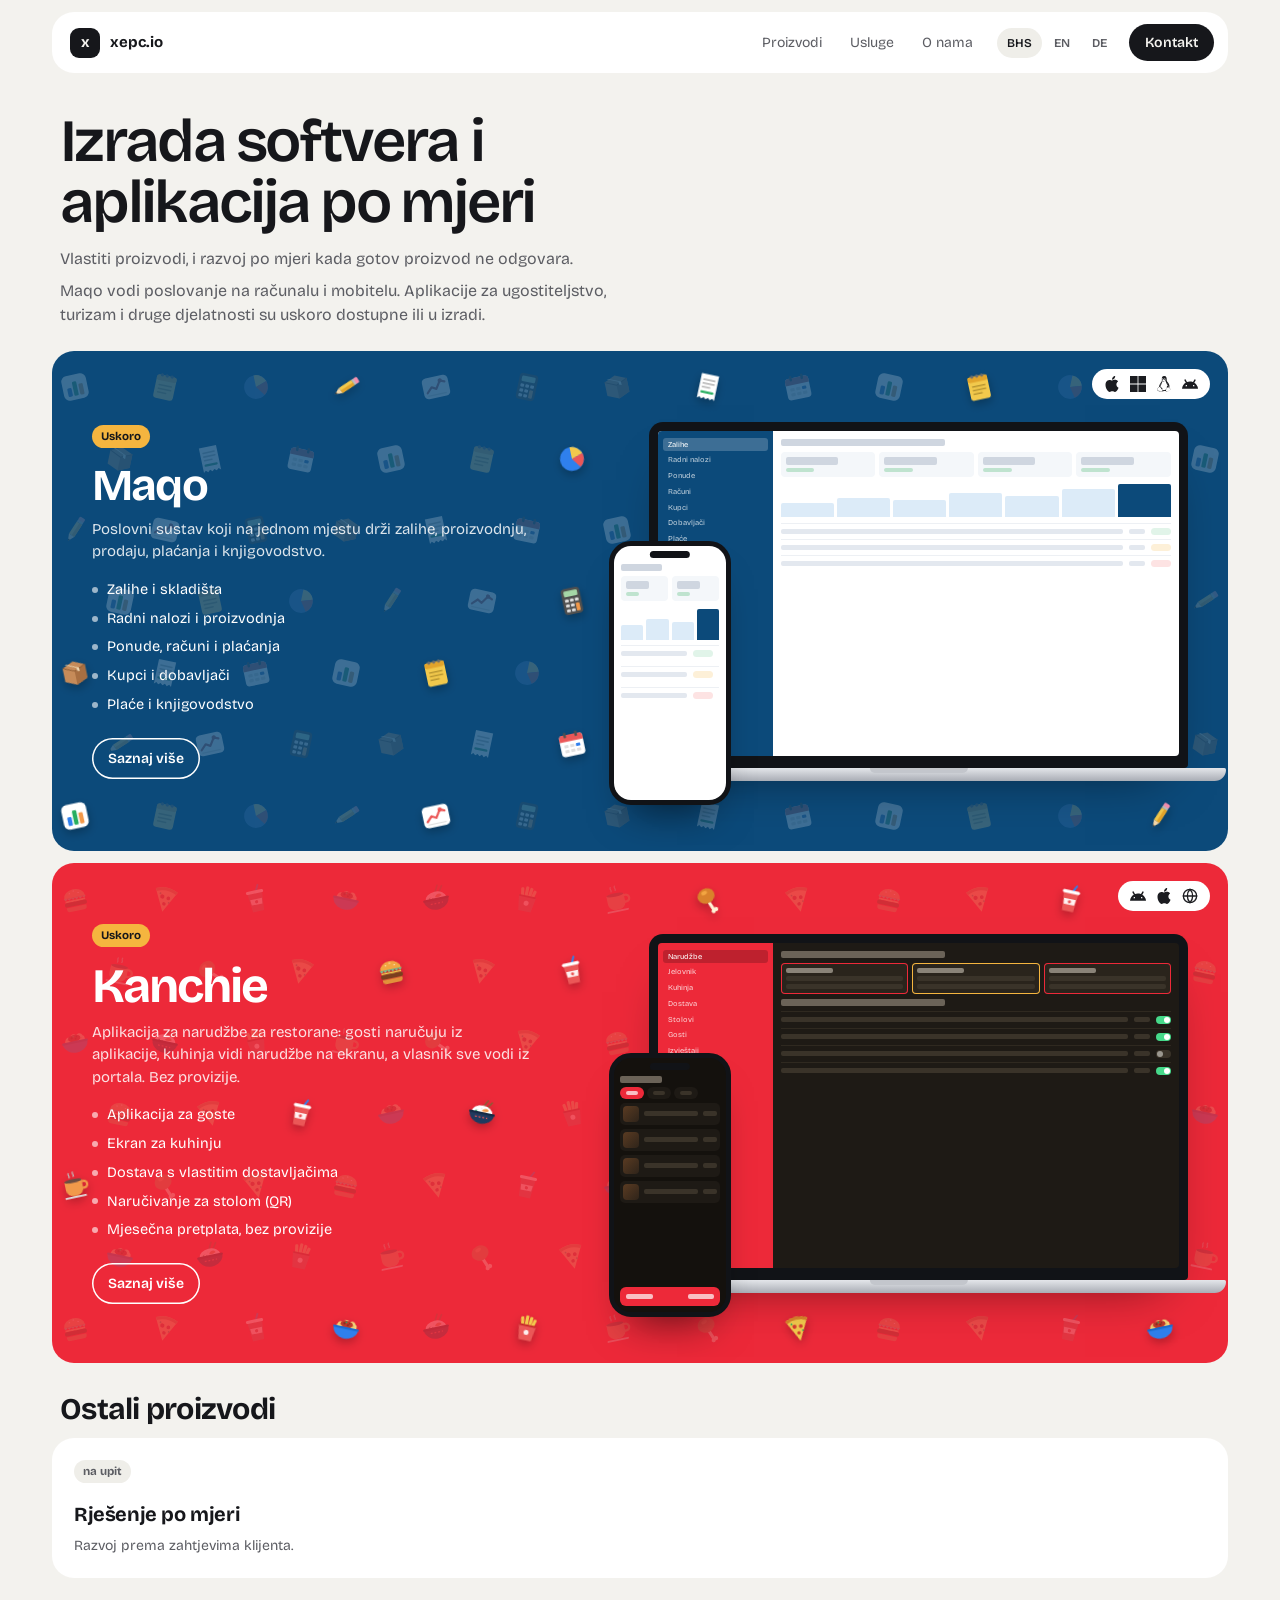
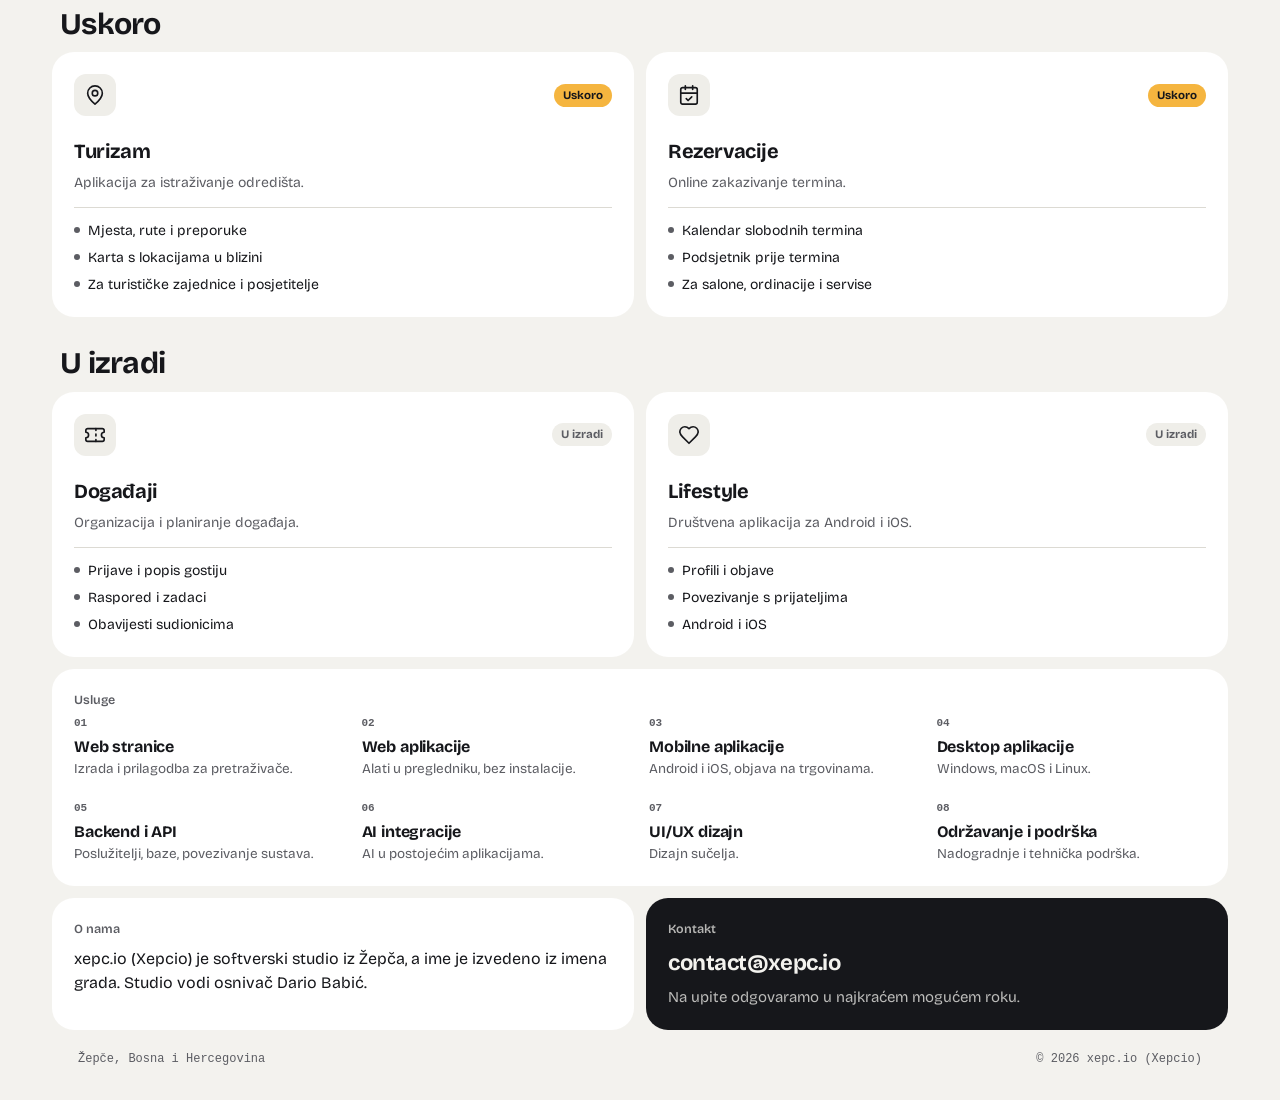
<file: index.html>
<!doctype html>
<html lang="hr">
<head>
<meta charset="utf-8">
<meta name="viewport" content="width=device-width, initial-scale=1">
<title>Izrada softvera i aplikacija | xepc.io, Žepče</title>
<meta name="description" content="Softverski studio iz Žepča. Izrada softvera po mjeri, web stranica, mobilnih aplikacija i AI integracije za firme. Odgovaramo u najkraćem mogućem roku.">
<link rel="canonical" href="https://xepc.io/">
<link rel="alternate" hreflang="hr" href="https://xepc.io/">
<link rel="alternate" hreflang="bs" href="https://xepc.io/">
<link rel="alternate" hreflang="en" href="https://xepc.io/en">
<link rel="alternate" hreflang="de" href="https://xepc.io/de">
<link rel="alternate" hreflang="x-default" href="https://xepc.io/">
<meta name="robots" content="index, follow, max-image-preview:large">
<meta name="theme-color" content="#ffffff">
<link rel="icon" href="assets/favicon.svg?v=2" type="image/svg+xml">
<link rel="icon" href="assets/icon-32.png?v=2" type="image/png" sizes="32x32">
<link rel="apple-touch-icon" href="assets/apple-touch-icon.png?v=2">
<link rel="manifest" href="assets/site.webmanifest">
<meta property="og:type" content="website">
<meta property="og:site_name" content="xepc.io">
<meta property="og:locale" content="hr_HR">
<meta property="og:url" content="https://xepc.io/">
<meta property="og:title" content="Izrada softvera i aplikacija | xepc.io, Žepče">
<meta property="og:description" content="Softverski studio iz Žepča. Izrada softvera po mjeri, web stranica, mobilnih aplikacija i AI integracije za firme. Odgovaramo u najkraćem mogućem roku.">
<meta property="og:image" content="https://xepc.io/assets/og.png">
<meta property="og:image:width" content="1200">
<meta property="og:image:height" content="630">
<meta name="twitter:card" content="summary_large_image">
<meta name="twitter:title" content="Izrada softvera i aplikacija | xepc.io, Žepče">
<meta name="twitter:description" content="Softverski studio iz Žepča. Izrada softvera po mjeri, web stranica, mobilnih aplikacija i AI integracije za firme. Odgovaramo u najkraćem mogućem roku.">
<meta name="twitter:image" content="https://xepc.io/assets/og.png">
<script type="application/ld+json">
{
  "@context": "https://schema.org",
  "@graph": [
    {
      "@type": "ProfessionalService",
      "@id": "https://xepc.io/#org",
      "name": "xepc.io",
      "alternateName": [
        "Xepcio",
        "xepcio",
        "Kodit Xepcio"
      ],
      "legalName": "Kodit",
      "url": "https://xepc.io/",
      "logo": "https://xepc.io/assets/icon-512.png",
      "image": "https://xepc.io/assets/og.png",
      "email": "contact@xepc.io",
      "description": "Izrada softvera po mjeri, web stranica, mobilnih aplikacija i AI integracije za firme. Vlastiti proizvod: Maqo.",
      "address": {
        "@type": "PostalAddress",
        "addressLocality": "Žepče",
        "addressCountry": "BA"
      },
      "areaServed": [
        {
          "@type": "Country",
          "name": "Bosna i Hercegovina"
        },
        {
          "@type": "Country",
          "name": "Hrvatska"
        },
        {
          "@type": "Place",
          "name": "EU"
        }
      ],
      "knowsLanguage": [
        "hr",
        "en",
        "de"
      ],
      "sameAs": [
        "https://github.com/dbabic89",
        "https://www.linkedin.com/company/135266620",
        "https://www.facebook.com/profile.php?id=61591815514296"
      ],
      "hasOfferCatalog": {
        "@type": "OfferCatalog",
        "name": "Usluge razvoja softvera",
        "itemListElement": [
          {
            "@type": "Offer",
            "itemOffered": {
              "@type": "Service",
              "name": "Izrada web stranica",
              "description": "Brze, moderne web stranice optimizirane za pretraživače."
            }
          },
          {
            "@type": "Offer",
            "itemOffered": {
              "@type": "Service",
              "name": "Izrada web aplikacija",
              "description": "Poslovni alati koji rade u pregledniku, bez instalacije."
            }
          },
          {
            "@type": "Offer",
            "itemOffered": {
              "@type": "Service",
              "name": "Izrada mobilnih aplikacija",
              "description": "Aplikacije za Android i iOS, uz objavu na trgovinama i podršku nakon objave."
            }
          },
          {
            "@type": "Offer",
            "itemOffered": {
              "@type": "Service",
              "name": "Izrada desktop aplikacija",
              "description": "Softver za Windows, macOS i Linux."
            }
          },
          {
            "@type": "Offer",
            "itemOffered": {
              "@type": "Service",
              "name": "Backend i API razvoj",
              "description": "Serverski sustavi, baze podataka i integracije."
            }
          },
          {
            "@type": "Offer",
            "itemOffered": {
              "@type": "Service",
              "name": "AI integracije",
              "description": "Integracija AI sustava u poslovne procese i postojeće aplikacije."
            }
          },
          {
            "@type": "Offer",
            "itemOffered": {
              "@type": "Service",
              "name": "UI/UX dizajn",
              "description": "Dizajn sučelja za web i mobilne aplikacije."
            }
          },
          {
            "@type": "Offer",
            "itemOffered": {
              "@type": "Service",
              "name": "Održavanje i podrška",
              "description": "Nadogradnje, sigurnosna ažuriranja i tehnička podrška."
            }
          }
        ]
      }
    },
    {
      "@type": "WebSite",
      "@id": "https://xepc.io/#website",
      "url": "https://xepc.io/",
      "name": "xepc.io",
      "alternateName": [
        "xepcio",
        "Xepcio"
      ],
      "publisher": {
        "@id": "https://xepc.io/#org"
      },
      "inLanguage": "hr"
    },
    {
      "@type": "SoftwareApplication",
      "@id": "https://xepc.io/#maqo",
      "name": "Maqo",
      "url": "https://maqo.xepc.io/",
      "applicationCategory": "BusinessApplication",
      "operatingSystem": "Android, macOS, Windows",
      "description": "Poslovni sustav koji na jednom mjestu drži zalihe, proizvodnju, prodaju, plaćanja i knjigovodstvo.",
      "publisher": {
        "@id": "https://xepc.io/#org"
      },
      "inLanguage": "hr"
    }
  ]
}
</script>
<link rel="preload" href="assets/fonts/bricolage-grotesque-latin-600-normal.woff2" as="font" type="font/woff2" crossorigin>
<link rel="preload" href="assets/fonts/bricolage-grotesque-latin-400-normal.woff2" as="font" type="font/woff2" crossorigin>
<link rel="stylesheet" href="assets/home.css">
</head>
<body>
<svg width="0" height="0" style="position:absolute" aria-hidden="true"><defs>
<symbol id="i-menu" viewBox="0 0 24 24"><g fill="none" stroke="currentColor" stroke-width="1.8" stroke-linecap="round"><path d="M4 7h16M4 12h16M4 17h16"/></g></symbol>
<symbol id="o-pin" viewBox="0 0 24 24"><g fill="none" stroke="currentColor" stroke-width="1.8" stroke-linecap="round" stroke-linejoin="round"><path d="M20 10c0 5-8 12-8 12s-8-7-8-12a8 8 0 0 1 16 0z"/><circle cx="12" cy="10" r="3"/></g></symbol>
<symbol id="o-cal" viewBox="0 0 24 24"><g fill="none" stroke="currentColor" stroke-width="1.8" stroke-linecap="round" stroke-linejoin="round"><rect x="3" y="4" width="18" height="18" rx="2"/><path d="M16 2v4M8 2v4M3 10h18M9 16l2 2 4-4"/></g></symbol>
<symbol id="o-ticket" viewBox="0 0 24 24"><g fill="none" stroke="currentColor" stroke-width="1.8" stroke-linecap="round" stroke-linejoin="round"><path d="M2 9a3 3 0 0 1 0 6v2a2 2 0 0 0 2 2h16a2 2 0 0 0 2-2v-2a3 3 0 0 1 0-6V7a2 2 0 0 0-2-2H4a2 2 0 0 0-2 2z"/><path d="M13 5v2M13 17v2M13 11v2"/></g></symbol>
<symbol id="o-heart" viewBox="0 0 24 24"><g fill="none" stroke="currentColor" stroke-width="1.8" stroke-linecap="round" stroke-linejoin="round"><path d="M19 14c1.5-1.5 3-3.2 3-5.5A5.5 5.5 0 0 0 16.5 3c-1.8 0-3 .5-4.5 2-1.5-1.5-2.7-2-4.5-2A5.5 5.5 0 0 0 2 8.5c0 2.3 1.5 4 3 5.5l7 7z"/></g></symbol>
</defs>
  <symbol id="hx-bars" viewBox="0 0 48 48"><rect x="4" y="4" width="40" height="40" rx="9" fill="#fff"/><rect x="11" y="24" width="7" height="14" rx="2" fill="#2F80ED"/><rect x="20.5" y="15" width="7" height="23" rx="2" fill="#27AE60"/><rect x="30" y="20" width="7" height="18" rx="2" fill="#F2994A"/></symbol>
  <symbol id="hx-pie" viewBox="0 0 48 48"><circle cx="24" cy="24" r="19" fill="#2F80ED"/><path d="M24 24V5a19 19 0 0 1 18.1 13.2z" fill="#F2C94C"/><path d="M24 24l18.1-5.8A19 19 0 0 1 35 39.4z" fill="#EB5757"/></symbol>
  <symbol id="hx-line" viewBox="0 0 48 48"><rect x="3" y="7" width="42" height="34" rx="7" fill="#fff"/><path d="M9 36h30" stroke="#E0E0E0" stroke-width="2"/><polyline points="9,31 17,23 24,27 32,15 39,18" fill="none" stroke="#EB5757" stroke-width="3.5" stroke-linecap="round" stroke-linejoin="round"/><circle cx="32" cy="15" r="3.5" fill="#EB5757"/></symbol>
  <symbol id="hx-note" viewBox="0 0 48 48"><rect x="8" y="6" width="32" height="38" rx="5" fill="#F2C94C"/><rect x="8" y="6" width="32" height="9" rx="4" fill="#E2A42B"/><path d="M14 22h20M14 28h20M14 34h13" stroke="#8a6d1c" stroke-width="2.5" stroke-linecap="round" opacity=".55"/><circle cx="16" cy="6" r="2.6" fill="#6f6f6f"/><circle cx="24" cy="6" r="2.6" fill="#6f6f6f"/><circle cx="32" cy="6" r="2.6" fill="#6f6f6f"/></symbol>
  <symbol id="hx-pencil" viewBox="0 0 48 48"><g transform="rotate(45 24 24)"><rect x="19" y="1" width="10" height="7" rx="2" fill="#F48FB1"/><rect x="19" y="7" width="10" height="4" fill="#BDBDBD"/><rect x="19" y="11" width="10" height="23" fill="#F2C94C"/><rect x="24" y="11" width="5" height="23" fill="#E2A42B"/><path d="M19 34h10l-5 11z" fill="#F5D7A8"/><path d="M22.3 41.5h3.4L24 45z" fill="#333"/></g></symbol>
  <symbol id="hx-calc" viewBox="0 0 48 48"><rect x="9" y="3" width="30" height="42" rx="6" fill="#4F4F4F"/><rect x="13" y="7" width="22" height="9" rx="2" fill="#A5D6A7"/><g fill="#E0E0E0"><rect x="13" y="20" width="6" height="5" rx="1.5"/><rect x="21" y="20" width="6" height="5" rx="1.5"/><rect x="13" y="28" width="6" height="5" rx="1.5"/><rect x="21" y="28" width="6" height="5" rx="1.5"/><rect x="13" y="36" width="6" height="5" rx="1.5"/><rect x="21" y="36" width="6" height="5" rx="1.5"/></g><rect x="29" y="20" width="6" height="5" rx="1.5" fill="#E0E0E0"/><rect x="29" y="28" width="6" height="13" rx="1.5" fill="#F2994A"/></symbol>
  <symbol id="hx-box" viewBox="0 0 48 48"><path d="M24 5l18 8v22l-18 8-18-8V13z" fill="#C68B59"/><path d="M24 21l18-8v22l-18 8z" fill="#A86F42"/><path d="M6 13l18 8 18-8" fill="none" stroke="#8a5a33" stroke-width="1.5"/><path d="M14 8.6l18 8v6l-4-1.8v-4.4L10 8.4z" fill="#EFD9B4"/></symbol>
  <symbol id="hx-receipt" viewBox="0 0 48 48"><path d="M10 4h28v40l-3.5-3-3.5 3-3.5-3-3.5 3-3.5-3-3.5 3-3.5-3-3.5 3z" fill="#fff"/><path d="M15 13h18M15 19h18M15 25h12" stroke="#BDBDBD" stroke-width="2.5" stroke-linecap="round"/><path d="M15 33h18" stroke="#27AE60" stroke-width="3.5" stroke-linecap="round"/></symbol>
  <symbol id="hx-cal" viewBox="0 0 48 48"><rect x="5" y="8" width="38" height="35" rx="6" fill="#fff"/><path d="M5 14a6 6 0 0 1 6-6h26a6 6 0 0 1 6 6v5H5z" fill="#EB5757"/><rect x="13" y="4" width="4" height="9" rx="2" fill="#4F4F4F"/><rect x="31" y="4" width="4" height="9" rx="2" fill="#4F4F4F"/><g fill="#E0E0E0"><rect x="11" y="24" width="7" height="5" rx="1.5"/><rect x="20.5" y="24" width="7" height="5" rx="1.5"/><rect x="11" y="32" width="7" height="5" rx="1.5"/><rect x="30" y="32" width="7" height="5" rx="1.5"/></g><rect x="30" y="24" width="7" height="5" rx="1.5" fill="#2F80ED"/><rect x="20.5" y="32" width="7" height="5" rx="1.5" fill="#E0E0E0"/></symbol>
  <symbol id="hx-burger" viewBox="0 0 48 48"><path d="M7 21A17 13 0 0 1 41 21z" fill="#F2A541"/><g fill="#FFF3D6"><ellipse cx="17" cy="14" rx="1.3" ry=".8"/><ellipse cx="24" cy="11" rx="1.3" ry=".8"/><ellipse cx="31" cy="15" rx="1.3" ry=".8"/></g><path d="M6 21h36l-3 4-3-3-3 3-3-3-3 3-3-3-3 3-3-3-3 3-3-3-3 3z" fill="#6FCF97"/><path d="M8 25h32v3H30l-4 5-3-5H8z" fill="#F2C94C"/><rect x="6" y="28" width="36" height="7" rx="3.5" fill="#7B3F1E"/><path d="M8 36h32v2a5 5 0 0 1-5 5H13a5 5 0 0 1-5-5z" fill="#E2913A"/></symbol>
  <symbol id="hx-pizza" viewBox="0 0 48 48"><path d="M24 45L6 10A40 40 0 0 1 42 10z" fill="#F2C94C"/><path d="M6 10A40 40 0 0 1 42 10l-2.3 4.3a35 35 0 0 0-31.4 0z" fill="#D9822B"/><g fill="#D63A2F"><circle cx="19" cy="21" r="3.4"/><circle cx="29" cy="22" r="3"/><circle cx="24" cy="32" r="2.8"/></g><circle cx="15" cy="16.5" r="1.5" fill="#27AE60"/><circle cx="31" cy="29" r="1.4" fill="#27AE60"/></symbol>
  <symbol id="hx-drink" viewBox="0 0 48 48"><path d="M26 12l5-10" stroke="#2F80ED" stroke-width="3" stroke-linecap="round"/><path d="M12 14h24l-3 30H15z" fill="#EB5757"/><rect x="10" y="10" width="28" height="5" rx="2.5" fill="#fff"/><path d="M14.4 24h19.2l-1 9H15.4z" fill="#fff" opacity=".92"/><circle cx="24" cy="28.5" r="2.6" fill="#EB5757"/></symbol>
  <symbol id="hx-pasta" viewBox="0 0 48 48"><path d="M8 24c1-7 5-11 9-8 3-6 8-6 11-2 4-4 9-2 10 2 3 1 3 5 2 8z" fill="#F2D27A"/><path d="M12 19c3-2 5 2 8 0s5 2 8 0 5 2 8 0" fill="none" stroke="#E2B84F" stroke-width="1.6"/><ellipse cx="24" cy="18" rx="10" ry="5.5" fill="#C0392B"/><g fill="#7B2E1E"><circle cx="20" cy="17" r="1.8"/><circle cx="26" cy="19" r="1.6"/><circle cx="28" cy="16" r="1.3"/></g><circle cx="23" cy="15" r="1.3" fill="#27AE60"/><path d="M4 24A20 17 0 0 0 44 24z" fill="#2F80ED"/><rect x="3" y="22.5" width="42" height="3.5" rx="1.75" fill="#1C6CD1"/></symbol>
  <symbol id="hx-rice" viewBox="0 0 48 48"><path d="M30 3L20 22M37 5L25 23" stroke="#8D5A35" stroke-width="2.6" stroke-linecap="round"/><path d="M7 24A17 12 0 0 1 41 24z" fill="#fff"/><g fill="#E6E6E6"><ellipse cx="16" cy="20" rx="1.4" ry=".8"/><ellipse cx="22" cy="17" rx="1.4" ry=".8"/><ellipse cx="33" cy="20" rx="1.4" ry=".8"/></g><path d="M23 21c2-5 9-6 11-2-3 3-7 3-11 2z" fill="#F2994A"/><circle cx="14" cy="22" r="1.5" fill="#27AE60"/><circle cx="19" cy="23" r="1.2" fill="#27AE60"/><path d="M4 24A20 17 0 0 0 44 24z" fill="#1F3A5F"/><rect x="3" y="22.5" width="42" height="3.5" rx="1.75" fill="#152A45"/><path d="M14 31h20" stroke="#EB5757" stroke-width="2" stroke-dasharray="3 3"/></symbol>
  <symbol id="hx-fries" viewBox="0 0 48 48"><g fill="#F2C94C"><rect x="13" y="7" width="5" height="22" rx="2" transform="rotate(-10 15 18)"/><rect x="19" y="4" width="5" height="24" rx="2"/><rect x="25" y="5" width="5" height="23" rx="2" transform="rotate(6 27 16)"/><rect x="30" y="8" width="5" height="20" rx="2" transform="rotate(14 32 18)"/></g><path d="M10 20h28l-4 24H14z" fill="#EB5757"/><path d="M10.5 20h27" stroke="#C62828" stroke-width="3"/><circle cx="24" cy="31" r="4" fill="#fff" opacity=".9"/></symbol>
  <symbol id="hx-coffee" viewBox="0 0 48 48"><path d="M17 4c-2 3 2 4 0 7M24 3c-2 3 2 4 0 7" stroke="#BDBDBD" stroke-width="2" stroke-linecap="round" fill="none"/><path d="M35 20h3a5.5 5.5 0 0 1 0 11h-3" fill="none" stroke="#F2994A" stroke-width="3.6"/><path d="M8 17h28v13a11 11 0 0 1-11 11h-6A11 11 0 0 1 8 30z" fill="#F2994A"/><ellipse cx="22" cy="17" rx="14" ry="3" fill="#6D4C41"/><path d="M6 43h32" stroke="#E0E0E0" stroke-width="3" stroke-linecap="round"/></symbol>
  <symbol id="hx-drum" viewBox="0 0 48 48"><path d="M27 29l10 10" stroke="#FFF3D6" stroke-width="5" stroke-linecap="round"/><circle cx="40" cy="37" r="3.4" fill="#FFF3D6"/><circle cx="37" cy="41" r="3.4" fill="#FFF3D6"/><ellipse cx="20" cy="20" rx="14" ry="12" fill="#D9822B" transform="rotate(-40 20 20)"/><ellipse cx="16" cy="16" rx="5" ry="3" fill="#F2A541" transform="rotate(-40 16 16)"/></symbol>
  <symbol id="hx-p-apple" viewBox="0 0 24 24"><path d="M12.152 6.896c-.948 0-2.415-1.078-3.96-1.04-2.04.027-3.91 1.183-4.961 3.014-2.117 3.675-.546 9.103 1.519 12.09 1.013 1.454 2.208 3.09 3.792 3.039 1.52-.065 2.09-.987 3.935-.987 1.831 0 2.35.987 3.96.948 1.637-.026 2.676-1.48 3.676-2.948 1.156-1.688 1.636-3.325 1.662-3.415-.039-.013-3.182-1.221-3.22-4.857-.026-3.04 2.48-4.494 2.597-4.559-1.429-2.09-3.623-2.324-4.39-2.376-2-.156-3.675 1.09-4.61 1.09zM15.53 3.83c.843-1.012 1.4-2.427 1.245-3.83-1.207.052-2.662.805-3.532 1.818-.78.896-1.454 2.338-1.273 3.714 1.338.104 2.715-.688 3.559-1.701"/></symbol>
  <symbol id="hx-p-win" viewBox="0 0 24 24"><path d="M0 0h11.377v11.372H0zm12.623 0H24v11.372H12.623zM0 12.623h11.377V24H0zm12.623 0H24V24H12.623z"/></symbol>
  <symbol id="hx-p-linux" viewBox="0 0 24 24"><path d="M12.504 0c-.155 0-.315.008-.48.021-4.226.333-3.105 4.807-3.17 6.298-.076 1.092-.3 1.953-1.05 3.02-.885 1.051-2.127 2.75-2.716 4.521-.278.832-.41 1.684-.287 2.489a.424.424 0 00-.11.135c-.26.268-.45.6-.663.839-.199.199-.485.267-.797.4-.313.136-.658.269-.864.68-.09.189-.136.394-.132.602 0 .199.027.4.055.536.058.399.116.728.04.97-.249.68-.28 1.145-.106 1.484.174.334.535.47.94.601.81.2 1.91.135 2.774.6.926.466 1.866.67 2.616.47.526-.116.97-.464 1.208-.946.587-.003 1.23-.269 2.26-.334.699-.058 1.574.267 2.577.2.025.134.063.198.114.333l.003.003c.391.778 1.113 1.132 1.884 1.071.771-.06 1.592-.536 2.257-1.306.631-.765 1.683-1.084 2.378-1.503.348-.199.629-.469.649-.853.023-.4-.2-.811-.714-1.376v-.097l-.003-.003c-.17-.2-.25-.535-.338-.926-.085-.401-.182-.786-.492-1.046h-.003c-.059-.054-.123-.067-.188-.135a.357.357 0 00-.19-.064c.431-1.278.264-2.55-.173-3.694-.533-1.41-1.465-2.638-2.175-3.483-.796-1.005-1.576-1.957-1.56-3.368.026-2.152.236-6.133-3.544-6.139zm.529 3.405h.013c.213 0 .396.062.584.198.19.135.33.332.438.533.105.259.158.459.166.724 0-.02.006-.04.006-.06v.105a.086.086 0 01-.004-.021l-.004-.024a1.807 1.807 0 01-.15.706.953.953 0 01-.213.335.71.71 0 00-.088-.042c-.104-.045-.198-.064-.284-.133a1.312 1.312 0 00-.22-.066c.05-.06.146-.133.183-.198.053-.128.082-.264.088-.402v-.02a1.21 1.21 0 00-.061-.4c-.045-.134-.101-.2-.183-.333-.084-.066-.167-.132-.267-.132h-.016c-.093 0-.176.03-.262.132a.8.8 0 00-.205.334 1.18 1.18 0 00-.09.4v.019c.002.089.008.179.02.267-.193-.067-.438-.135-.607-.202a1.635 1.635 0 01-.018-.2v-.02a1.772 1.772 0 01.15-.768c.082-.22.232-.406.43-.533a.985.985 0 01.594-.2zm-2.962.059h.036c.142 0 .27.048.399.135.146.129.264.288.344.465.09.199.14.4.153.667v.004c.007.134.006.2-.002.266v.08c-.03.007-.056.018-.083.024-.152.055-.274.135-.393.2.012-.09.013-.18.003-.267v-.015c-.012-.133-.04-.2-.082-.333a.613.613 0 00-.166-.267.248.248 0 00-.183-.064h-.021c-.071.006-.13.04-.186.132a.552.552 0 00-.12.27.944.944 0 00-.023.33v.015c.012.135.037.2.08.334.046.134.098.2.166.268.01.009.02.018.034.024-.07.057-.117.07-.176.136a.304.304 0 01-.131.068 2.62 2.62 0 01-.275-.402 1.772 1.772 0 01-.155-.667 1.759 1.759 0 01.08-.668 1.43 1.43 0 01.283-.535c.128-.133.26-.2.418-.2zm1.37 1.706c.332 0 .733.065 1.216.399.293.2.523.269 1.052.468h.003c.255.136.405.266.478.399v-.131a.571.571 0 01.016.47c-.123.31-.516.643-1.063.842v.002c-.268.135-.501.333-.775.465-.276.135-.588.292-1.012.267a1.139 1.139 0 01-.448-.067 3.566 3.566 0 01-.322-.198c-.195-.135-.363-.332-.612-.465v-.005h-.005c-.4-.246-.616-.512-.686-.71-.07-.268-.005-.47.193-.6.224-.135.38-.271.483-.336.104-.074.143-.102.176-.131h.002v-.003c.169-.202.436-.47.839-.601.139-.036.294-.065.466-.065zm2.8 2.142c.358 1.417 1.196 3.475 1.735 4.473.286.534.855 1.659 1.102 3.024.156-.005.33.018.513.064.646-1.671-.546-3.467-1.089-3.966-.22-.2-.232-.335-.123-.335.59.534 1.365 1.572 1.646 2.757.13.535.16 1.104.021 1.67.067.028.135.06.205.067 1.032.534 1.413.938 1.23 1.537v-.043c-.06-.003-.12 0-.18 0h-.016c.151-.467-.182-.825-1.065-1.224-.915-.4-1.646-.336-1.77.465-.008.043-.013.066-.018.135-.068.023-.139.053-.209.064-.43.268-.662.669-.793 1.187-.13.533-.17 1.156-.205 1.869v.003c-.02.334-.17.838-.319 1.35-1.5 1.072-3.58 1.538-5.348.334a2.645 2.645 0 00-.402-.533 1.45 1.45 0 00-.275-.333c.182 0 .338-.03.465-.067a.615.615 0 00.314-.334c.108-.267 0-.697-.345-1.163-.345-.467-.931-.995-1.788-1.521-.63-.4-.986-.87-1.15-1.396-.165-.534-.143-1.085-.015-1.645.245-1.07.873-2.11 1.274-2.763.107-.065.037.135-.408.974-.396.751-1.14 2.497-.122 3.854a8.123 8.123 0 01.647-2.876c.564-1.278 1.743-3.504 1.836-5.268.048.036.217.135.289.202.218.133.38.333.59.465.21.201.477.335.876.335.039.003.075.006.11.006.412 0 .73-.134.997-.268.29-.134.52-.334.74-.4h.005c.467-.135.835-.402 1.044-.7zm2.185 8.958c.037.6.343 1.245.882 1.377.588.134 1.434-.333 1.791-.765l.211-.01c.315-.007.577.01.847.268l.003.003c.208.199.305.53.391.876.085.4.154.78.409 1.066.486.527.645.906.636 1.14l.003-.007v.018l-.003-.012c-.015.262-.185.396-.498.595-.63.401-1.746.712-2.457 1.57-.618.737-1.37 1.14-2.036 1.191-.664.053-1.237-.2-1.574-.898l-.005-.003c-.21-.4-.12-1.025.056-1.69.176-.668.428-1.344.463-1.897.037-.714.076-1.335.195-1.814.12-.465.308-.797.641-.984l.045-.022zm-10.814.049h.01c.053 0 .105.005.157.014.376.055.706.333 1.023.752l.91 1.664.003.003c.243.533.754 1.064 1.189 1.637.434.598.77 1.131.729 1.57v.006c-.057.744-.48 1.148-1.125 1.294-.645.135-1.52.002-2.395-.464-.968-.536-2.118-.469-2.857-.602-.369-.066-.61-.2-.723-.4-.11-.2-.113-.602.123-1.23v-.004l.002-.003c.117-.334.03-.752-.027-1.118-.055-.401-.083-.71.043-.94.16-.334.396-.4.69-.533.294-.135.64-.202.915-.47h.002v-.002c.256-.268.445-.601.668-.838.19-.201.38-.336.663-.336zm7.159-9.074c-.435.201-.945.535-1.488.535-.542 0-.97-.267-1.28-.466-.154-.134-.28-.268-.373-.335-.164-.134-.144-.333-.074-.333.109.016.129.134.199.2.096.066.215.2.36.333.292.2.68.467 1.167.467.485 0 1.053-.267 1.398-.466.195-.135.445-.334.648-.467.156-.136.149-.267.279-.267.128.016.034.134-.147.332a8.097 8.097 0 01-.69.468zm-1.082-1.583V5.64c-.006-.02.013-.042.029-.05.074-.043.18-.027.26.004.063 0 .16.067.15.135-.006.049-.085.066-.135.066-.055 0-.092-.043-.141-.068-.052-.018-.146-.008-.163-.065zm-.551 0c-.02.058-.113.049-.166.066-.047.025-.086.068-.14.068-.05 0-.13-.02-.136-.068-.01-.066.088-.133.15-.133.08-.031.184-.047.259-.005.019.009.036.03.03.05v.02h.003z"/></symbol>
  <symbol id="hx-p-android" viewBox="0 0 24 24"><path d="M18.4395 5.5586c-.675 1.1664-1.352 2.3318-2.0274 3.498-.0366-.0155-.0742-.0286-.1113-.043-1.8249-.6957-3.484-.8-4.42-.787-1.8551.0185-3.3544.4643-4.2597.8203-.084-.1494-1.7526-3.021-2.0215-3.4864a1.1451 1.1451 0 0 0-.1406-.1914c-.3312-.364-.9054-.4859-1.379-.203-.475.282-.7136.9361-.3886 1.5019 1.9466 3.3696-.0966-.2158 1.9473 3.3593.0172.031-.4946.2642-1.3926 1.0177C2.8987 12.176.452 14.772 0 18.9902h24c-.119-1.1108-.3686-2.099-.7461-3.0683-.7438-1.9118-1.8435-3.2928-2.7402-4.1836a12.1048 12.1048 0 0 0-2.1309-1.6875c.6594-1.122 1.312-2.2559 1.9649-3.3848.2077-.3615.1886-.7956-.0079-1.1191a1.1001 1.1001 0 0 0-.8515-.5332c-.5225-.0536-.9392.3128-1.0488.5449zm-.0391 8.461c.3944.5926.324 1.3306-.1563 1.6503-.4799.3197-1.188.0985-1.582-.4941-.3944-.5927-.324-1.3307.1563-1.6504.4727-.315 1.1812-.1086 1.582.4941zM7.207 13.5273c.4803.3197.5506 1.0577.1563 1.6504-.394.5926-1.1038.8138-1.584.4941-.48-.3197-.5503-1.0577-.1563-1.6504.4008-.6021 1.1087-.8106 1.584-.4941z"/></symbol>
  <symbol id="hx-p-web" viewBox="0 0 24 24"><g fill="none" stroke="currentColor" stroke-width="2" stroke-linecap="round" stroke-linejoin="round"><circle cx="12" cy="12" r="10"/><path d="M12 2a14.5 14.5 0 0 0 0 20 14.5 14.5 0 0 0 0-20"/><path d="M2 12h20"/></g></symbol>
</svg>
<div class="shell">
<div class="grid">
  <header class="t hd" id="top">
    <a class="brand" href="#top" aria-label="xepc.io"><span class="lg">x</span>xepc.io</a>
    <span class="sp"></span>
    <nav>
      <a href="#products" data-i18n="nav_products">Proizvodi</a><a href="#services" data-i18n="nav_services">Usluge</a><a href="#about" data-i18n="nav_about">O nama</a>
    </nav>
    <div class="langs" role="group" aria-label="Jezik"><a class="lang-opt on" data-l="hr" href="/" hreflang="hr">BHS</a><span aria-hidden="true">·</span><a class="lang-opt" data-l="en" href="/en" hreflang="en">EN</a><span aria-hidden="true">·</span><a class="lang-opt" data-l="de" href="/de" hreflang="de">DE</a></div>
    <a class="btn" href="#contact" data-i18n="nav_contact">Kontakt</a>
    <button class="menu" id="menuBtn" type="button" aria-expanded="false"><svg aria-hidden="true"><use href="#i-menu"/></svg><span data-i18n="nav_menu">Izbornik</span></button>
  </header>
<main>
  <section class="t w6 intro">
    <h1 data-i18n="hero_h1">Izrada softvera i aplikacija po mjeri</h1>
    <p data-i18n="hero_lead">Vlastiti proizvodi, i razvoj po mjeri kada gotov proizvod ne odgovara.</p>
    <p data-i18n="hero_p">Maqo vodi poslovanje na računalu i mobitelu. Aplikacije za ugostiteljstvo, turizam i druge djelatnosti su uskoro dostupne ili u izradi.</p>
  </section>
  <section class="t w6 acc tm prod hx" id="products" data-p="m">
    <span class="anchor" id="maqo"></span>
    <div class="hx-deco" aria-hidden="true"><div class="hx-pat"></div></div>
    <div>
      <span class="pill soon"><span data-i18n="maqo_pill">Uskoro</span></span>
      <h2>Maqo</h2>
      <p data-i18n="maqo_d">Poslovni sustav koji na jednom mjestu drži zalihe, proizvodnju, prodaju, plaćanja i knjigovodstvo.</p>
      <ul><li><span data-i18n="maqo_l1">Zalihe i skladišta</span></li><li><span data-i18n="maqo_l2">Radni nalozi i proizvodnja</span></li><li><span data-i18n="maqo_l3">Ponude, računi i plaćanja</span></li><li><span data-i18n="maqo_l4">Kupci i dobavljači</span></li><li><span data-i18n="maqo_l5">Plaće i knjigovodstvo</span></li></ul>
      <div class="ctas"><a class="btn" href="https://maqo.xepc.io/#download" data-i18n="maqo_dl" data-live="maqo" hidden>Preuzmi</a><a class="btn gh" href="https://maqo.xepc.io/" data-i18n="maqo_more">Saznaj više</a></div>
    </div>
    <div class="hx-dev" aria-hidden="true">
      <div class="hx-lap"><div class="hx-scr"><div><div class="hx-ms">
        <div class="hx-sd"><em class="hx-on" data-i18n="win_stock">Zalihe</em><em data-i18n="win_orders">Radni nalozi</em><em data-i18n="win_quotes">Ponude</em><em data-i18n="win_invoices">Računi</em><em data-i18n="win_customers">Kupci</em><em data-i18n="win_suppliers">Dobavljači</em><em data-i18n="win_payroll">Plaće</em></div>
        <div class="hx-mn"><s class="hx-t"></s>
          <div class="hx-kp"><div><s class="hx-v"></s><s class="hx-d"></s></div><div><s class="hx-v"></s><s class="hx-d"></s></div><div><s class="hx-v"></s><s class="hx-d"></s></div><div><s class="hx-v"></s><s class="hx-d"></s></div></div>
          <div class="hx-br"><i style="height:40%"></i><i style="height:55%"></i><i style="height:48%"></i><i style="height:70%"></i><i style="height:62%"></i><i style="height:80%"></i><i class="hx-on" style="height:95%"></i></div>
          <div><div class="hx-tr"><s></s><s class="hx-n"></s><i class="hx-st hx-ok"></i></div><div class="hx-tr"><s></s><s class="hx-n"></s><i class="hx-st hx-lo"></i></div><div class="hx-tr"><s></s><s class="hx-n"></s><i class="hx-st hx-no"></i></div></div>
        </div></div></div></div><div class="hx-base"></div></div>
      <div class="hx-ph"><span class="hx-nt"></span><div class="hx-mp"><s class="hx-t"></s><div class="hx-kp"><div><s class="hx-v"></s><s class="hx-d"></s></div><div><s class="hx-v"></s><s class="hx-d"></s></div></div><div class="hx-br"><i style="height:45%"></i><i style="height:60%"></i><i style="height:52%"></i><i class="hx-on" style="height:90%"></i></div><div class="hx-tr"><s></s><i class="hx-st hx-ok"></i></div><div class="hx-tr"><s></s><i class="hx-st hx-lo"></i></div><div class="hx-tr"><s></s><i class="hx-st hx-no"></i></div></div></div>
    </div>
    <div class="hx-plats hx-tr-pill" aria-hidden="true"><span><svg><use href="#hx-p-apple"/></svg></span><span><svg><use href="#hx-p-win"/></svg></span><span><svg><use href="#hx-p-linux"/></svg></span><span><svg><use href="#hx-p-android"/></svg></span></div>
  </section>
  <section class="t w6 acc tk prod hx" id="kanchie" data-p="k">
    <div class="hx-deco" aria-hidden="true"><div class="hx-pat"></div></div>
    <div>
      <span class="pill soon"><span data-i18n="kanchie_pill">Uskoro</span></span>
      <h2>Kanchie</h2>
      <p data-i18n="kanchie_d">Aplikacija za narudžbe za restorane: gosti naručuju iz aplikacije, kuhinja vidi narudžbe na ekranu, a vlasnik sve vodi iz portala. Bez provizije.</p>
      <ul><li><span data-i18n="kanchie_l1">Aplikacija za goste</span></li><li><span data-i18n="kanchie_l2">Ekran za kuhinju</span></li><li><span data-i18n="kanchie_l3">Dostava s vlastitim dostavljačima</span></li><li><span data-i18n="kanchie_l4">Naručivanje za stolom (QR)</span></li><li><span data-i18n="kanchie_l5">Mjesečna pretplata, bez provizije</span></li></ul>
      <div class="ctas"><a class="btn gh" href="https://getkanchie.xepc.io/" data-i18n="kanchie_more">Saznaj više</a></div>
    </div>
    <div class="hx-dev" aria-hidden="true">
      <div class="hx-lap"><div class="hx-scr"><div><div class="hx-ks">
        <div class="hx-sd"><em class="hx-on" data-i18n="kwin_orders">Narudžbe</em><em data-i18n="kwin_menu">Jelovnik</em><em data-i18n="kwin_kitchen">Kuhinja</em><em data-i18n="kwin_delivery">Dostava</em><em data-i18n="kwin_tables">Stolovi</em><em data-i18n="kwin_guests">Gosti</em><em data-i18n="kwin_reports">Izvještaji</em></div>
        <div class="hx-mn"><s class="hx-t"></s>
          <div class="hx-kd"><div><s class="hx-hd"></s><s></s><s></s></div><div class="hx-r"><s class="hx-hd"></s><s></s><s></s></div><div><s class="hx-hd"></s><s></s><s></s></div></div>
          <s class="hx-t"></s>
          <div><div class="hx-tr"><s></s><s class="hx-n"></s><span class="hx-sw hx-on"></span></div><div class="hx-tr"><s></s><s class="hx-n"></s><span class="hx-sw hx-on"></span></div><div class="hx-tr"><s></s><s class="hx-n"></s><span class="hx-sw"></span></div><div class="hx-tr"><s></s><s class="hx-n"></s><span class="hx-sw hx-on"></span></div></div>
        </div></div></div></div><div class="hx-base"></div></div>
      <div class="hx-ph"><span class="hx-nt"></span><div class="hx-kp2"><s class="hx-t"></s><div class="hx-cats"><span class="hx-on"><s></s></span><span><s></s></span><span><s></s></span></div><div class="hx-mi"><i></i><s></s><s></s></div><div class="hx-mi"><i></i><s></s><s></s></div><div class="hx-mi"><i></i><s></s><s></s></div><div class="hx-mi"><i></i><s></s><s></s></div><div class="hx-cart"><s></s><s></s></div></div></div>
    </div>
    <div class="hx-plats hx-tr-pill" aria-hidden="true"><span><svg><use href="#hx-p-android"/></svg></span><span><svg><use href="#hx-p-apple"/></svg></span><span><svg><use href="#hx-p-web"/></svg></span></div>
  </section>
  <div class="secth"><h2 data-i18n="more_h2">Ostali proizvodi</h2></div>
  <div class="t w6 op"><span class="st" data-i18n="st_request">na upit</span><b data-i18n="more7_t">Rješenje po mjeri</b><small data-i18n="more7_d">Razvoj prema zahtjevima klijenta.</small></div>
  <div class="secth"><h3 data-i18n="soon_h3">Uskoro</h3></div>
  <div class="t w3 op op2"><div class="oph"><span class="opi" aria-hidden="true"><svg><use href="#o-pin"/></svg></span><span class="st soon" data-i18n="st_soon">Uskoro</span></div><b data-i18n="more2_t">Turizam</b><small data-i18n="more2_d">Aplikacija za istraživanje odredišta.</small><ul><li data-i18n="more2_l1">Mjesta, rute i preporuke</li><li data-i18n="more2_l2">Karta s lokacijama u blizini</li><li data-i18n="more2_l3">Za turističke zajednice i posjetitelje</li></ul></div>
  <div class="t w3 op op2"><div class="oph"><span class="opi" aria-hidden="true"><svg><use href="#o-cal"/></svg></span><span class="st soon" data-i18n="st_soon">Uskoro</span></div><b data-i18n="more4_t">Rezervacije</b><small data-i18n="more4_d">Online zakazivanje termina.</small><ul><li data-i18n="more4_l1">Kalendar slobodnih termina</li><li data-i18n="more4_l2">Podsjetnik prije termina</li><li data-i18n="more4_l3">Za salone, ordinacije i servise</li></ul></div>
  <div class="secth"><h3 data-i18n="wip_h3">U izradi</h3></div>
  <div class="t w3 op op2"><div class="oph"><span class="opi" aria-hidden="true"><svg><use href="#o-ticket"/></svg></span><span class="st" data-i18n="st_wip">U izradi</span></div><b data-i18n="more3_t">Događaji</b><small data-i18n="more3_d">Organizacija i planiranje događaja.</small><ul><li data-i18n="more3_l1">Prijave i popis gostiju</li><li data-i18n="more3_l2">Raspored i zadaci</li><li data-i18n="more3_l3">Obavijesti sudionicima</li></ul></div>
  <div class="t w3 op op2"><div class="oph"><span class="opi" aria-hidden="true"><svg><use href="#o-heart"/></svg></span><span class="st" data-i18n="st_wip">U izradi</span></div><b data-i18n="more6_t">Lifestyle</b><small data-i18n="more6_d">Društvena aplikacija za Android i iOS.</small><ul><li data-i18n="more6_l1">Profili i objave</li><li data-i18n="more6_l2">Povezivanje s prijateljima</li><li data-i18n="more6_l3">Android i iOS</li></ul></div>
  <section class="t w6" id="services">
    <h2 class="lb" data-i18n="nav_services">Usluge</h2>
    <div class="svc">
      <a href="/izrada-web-stranica" data-ll><span class="n" aria-hidden="true">01</span><h3 data-i18n="svc1_t">Web stranice</h3><small data-i18n="svc1_d">Izrada i prilagodba za pretraživače.</small></a>
      <a href="/programiranje" data-ll><span class="n" aria-hidden="true">02</span><h3 data-i18n="svc2_t">Web aplikacije</h3><small data-i18n="svc2_d">Alati u pregledniku, bez instalacije.</small></a>
      <a href="/izrada-mobilnih-aplikacija" data-ll><span class="n" aria-hidden="true">03</span><h3 data-i18n="svc3_t">Mobilne aplikacije</h3><small data-i18n="svc3_d">Android i iOS, objava na trgovinama.</small></a>
      <a href="/programiranje" data-ll><span class="n" aria-hidden="true">04</span><h3 data-i18n="svc4_t">Desktop aplikacije</h3><small data-i18n="svc4_d">Windows, macOS i Linux.</small></a>
      <a href="/programiranje" data-ll><span class="n" aria-hidden="true">05</span><h3 data-i18n="svc5_t">Backend i API</h3><small data-i18n="svc5_d">Poslužitelji, baze, povezivanje sustava.</small></a>
      <a href="/ai-rjesenja" data-ll><span class="n" aria-hidden="true">06</span><h3 data-i18n="svc6_t">AI integracije</h3><small data-i18n="svc6_d">AI u postojećim aplikacijama.</small></a>
      <div><span class="n" aria-hidden="true">07</span><h3 data-i18n="svc7_t">UI/UX dizajn</h3><small data-i18n="svc7_d">Dizajn sučelja.</small></div>
      <div><span class="n" aria-hidden="true">08</span><h3 data-i18n="svc8_t">Održavanje i podrška</h3><small data-i18n="svc8_d">Nadogradnje i tehnička podrška.</small></div>
    </div>
  </section>
  <section class="t w3 about" id="about"><h2 class="lb" data-i18n="nav_about">O nama</h2><p data-i18n="about_p1">xepc.io (Xepcio) je softverski studio iz Žepča, a ime je izvedeno iz imena grada. Studio vodi osnivač Dario Babić.</p></section>
  <section class="t w3 acc" id="contact"><h2 class="lb" data-i18n="nav_contact">Kontakt</h2><p class="big-mail"><a href="mailto:contact@xepc.io">contact@xepc.io</a></p><p class="sub" data-i18n="contact_p">Na upite odgovaramo u najkraćem mogućem roku.</p></section>
</main>
  <footer class="ftr"><span data-i18n="foot_loc">Žepče, Bosna i Hercegovina</span><span>© 2026 xepc.io (Xepcio)</span></footer>
</div>
</div>
<script>
(function(){
  var h=document.getElementById('top'),b=document.getElementById('menuBtn');
  b.addEventListener('click',function(){var o=h.classList.toggle('open');b.setAttribute('aria-expanded',o?'true':'false');});
  h.addEventListener('click',function(e){if(e.target.closest('nav a, .btn')){h.classList.remove('open');b.setAttribute('aria-expanded','false');}});
})();
// Download buttons stay hidden until the product's release manifest lists at least one published build.
(function(){
  var b=document.querySelector('[data-live="maqo"]');
  if(!b||!window.fetch)return;
  fetch('https://maqo.xepc.io/latest.json').then(function(r){return r.ok?r.json():null;}).then(function(m){
    if(m&&Object.keys(m).some(function(k){return m[k]&&m[k].version;}))b.hidden=false;
  }).catch(function(){});
})();
</script>
<script>
// Hero plates: a staggered icon pattern behind each product tile, with a scattered handful of icons shown in colour.
(function () {
  var ICONS = {
    m: ['bars', 'note', 'pie', 'pencil', 'line', 'calc', 'box', 'receipt', 'cal'],
    k: ['burger', 'pizza', 'drink', 'pasta', 'rice', 'fries', 'coffee', 'drum', 'pizza']
  };
  function icon(id, x, y, s, r, extra) {
    return '<span class="hx-ic' + (extra || '') + '" style="--x:' + x + '%;--y:' + y + '%;--s:' + s + 'px;--r:' + r + 'deg"><svg><use href="#hx-' + id + '"/></svg></span>';
  }
  function textRects(box) {
    var out = [];
    box.querySelectorAll('*').forEach(function (el) {
      if (el.matches('a, button, .btn, [class*="btn"]')) { out.push.apply(out, el.getClientRects()); return; }
      el.childNodes.forEach(function (n) {
        if (n.nodeType !== 3 || !n.textContent.trim()) return;
        var rg = document.createRange(); rg.selectNodeContents(n); out.push.apply(out, rg.getClientRects());
      });
    });
    return out;
  }
  function fit() {
    document.querySelectorAll('.hx[data-p]').forEach(function (t, ti) {
      var txt = t.querySelector('.hx-deco + div'), tr = t.getBoundingClientRect();
      if (!tr.width) return;
      var icons = ICONS[t.dataset.p], cols = Math.max(5, Math.round(tr.width / 92)), rows = Math.max(5, Math.round(tr.height / 72)), key = cols + 'x' + rows;
      var patEl = t.querySelector('.hx-pat');
      if (patEl.dataset.k !== key) {
        var pat = '';
        for (var r = 0; r < rows; r++) for (var c = 0; c < cols; c++) {
          var n = r * cols + c, id = icons[(n + r * 2) % icons.length];
          pat += icon(id, (c + (r % 2 ? 0.75 : 0.25)) * 100 / cols, (r + 0.5) * 100 / rows, 30, (r + c) % 2 ? 12 : -12, '" data-i="' + id);
        }
        patEl.innerHTML = pat; patEl.dataset.k = key;
      }
      // Only icons clear of text, buttons, devices and the platform pill are coloured.
      var blocks = (txt ? textRects(txt) : []).concat([t.querySelector('.hx-lap'), t.querySelector('.hx-ph'), t.querySelector('.hx-plats')]
        .filter(Boolean).map(function (el) { return el.getBoundingClientRect(); }));
      var narrow = tr.width < 560, m = narrow ? 3 : 8;
      var ics = [].slice.call(t.querySelectorAll('.hx-pat .hx-ic')), free = [];
      ics.forEach(function (ic, i) {
        ic.classList.remove('hx-hot');
        var f = ic.getBoundingClientRect();
        if (f.left < tr.left || f.right > tr.right || f.top < tr.top || f.bottom > tr.bottom) return;
        if (blocks.some(function (k) { return !(f.right <= k.left - m || f.left >= k.right + m || f.bottom <= k.top - m || f.top >= k.bottom + m); })) return;
        free.push({ ic: ic, f: f, k: ((i + 1) * 2654435761 + ti * 97) % 1000 });
      });
      free.sort(function (a, b) { return a.k - b.k; });
      var want = Math.min(12, Math.max(6, Math.round(tr.width * tr.height / (narrow ? 35000 : 55000)))), gap = narrow ? 64 : Math.min(tr.width, tr.height) / 5, picked = [];
      [true, false].forEach(function (uniq) {
        free.forEach(function (o) {
          if (picked.length >= want || o.ic.classList.contains('hx-hot')) return;
          if (picked.some(function (q) {
            var d = Math.hypot(q.f.left - o.f.left, q.f.top - o.f.top);
            return d < gap || (q.ic.dataset.i === o.ic.dataset.i && (uniq || d < gap * 3));
          })) return;
          picked.push(o); o.ic.classList.add('hx-hot');
        });
      });
    });
  }
  addEventListener('resize', fit);
  if (document.fonts) document.fonts.ready.then(fit);
  fit();
})();
</script>
<!-- Cloudflare Web Analytics --><script defer src="https://static.cloudflareinsights.com/beacon.min.js" data-cf-beacon='{"token": "db31a748cdc54001bd8d1a26a28076dd"}'></script>
</body>
</html>
</file>
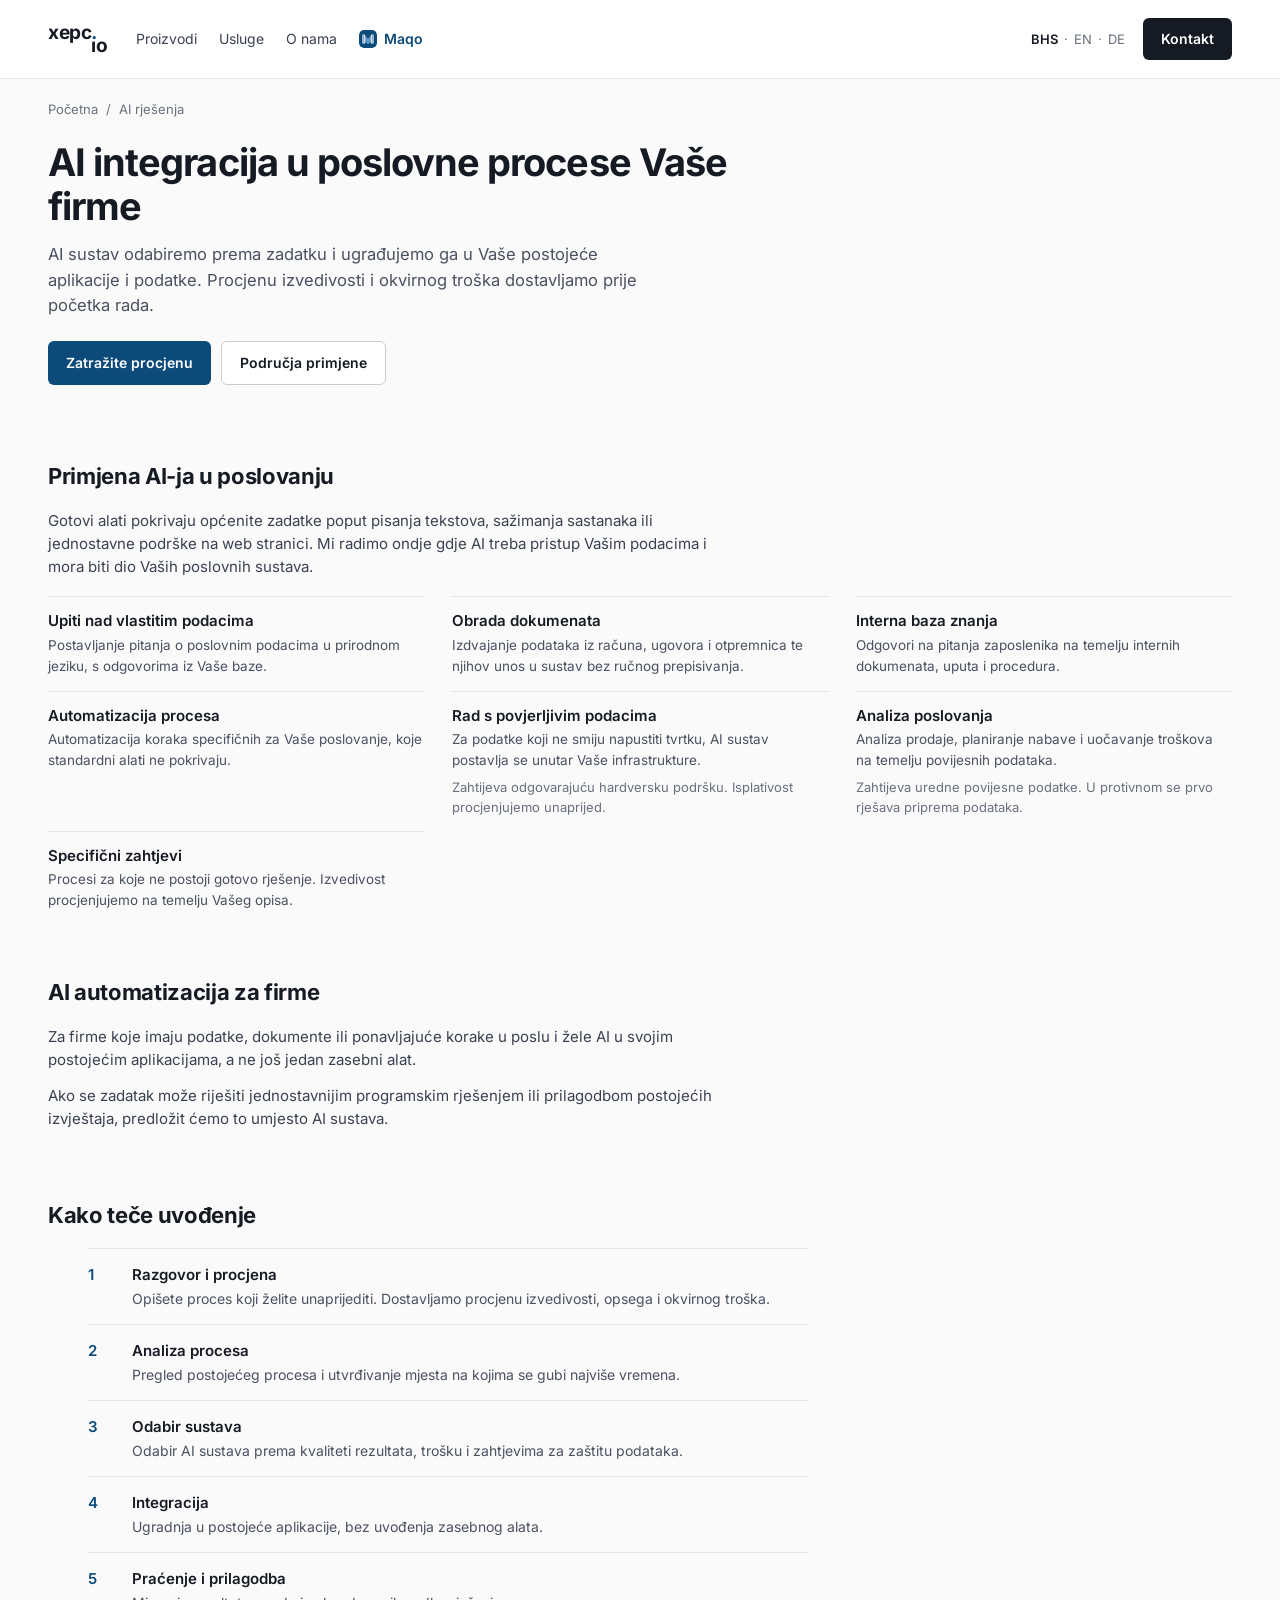
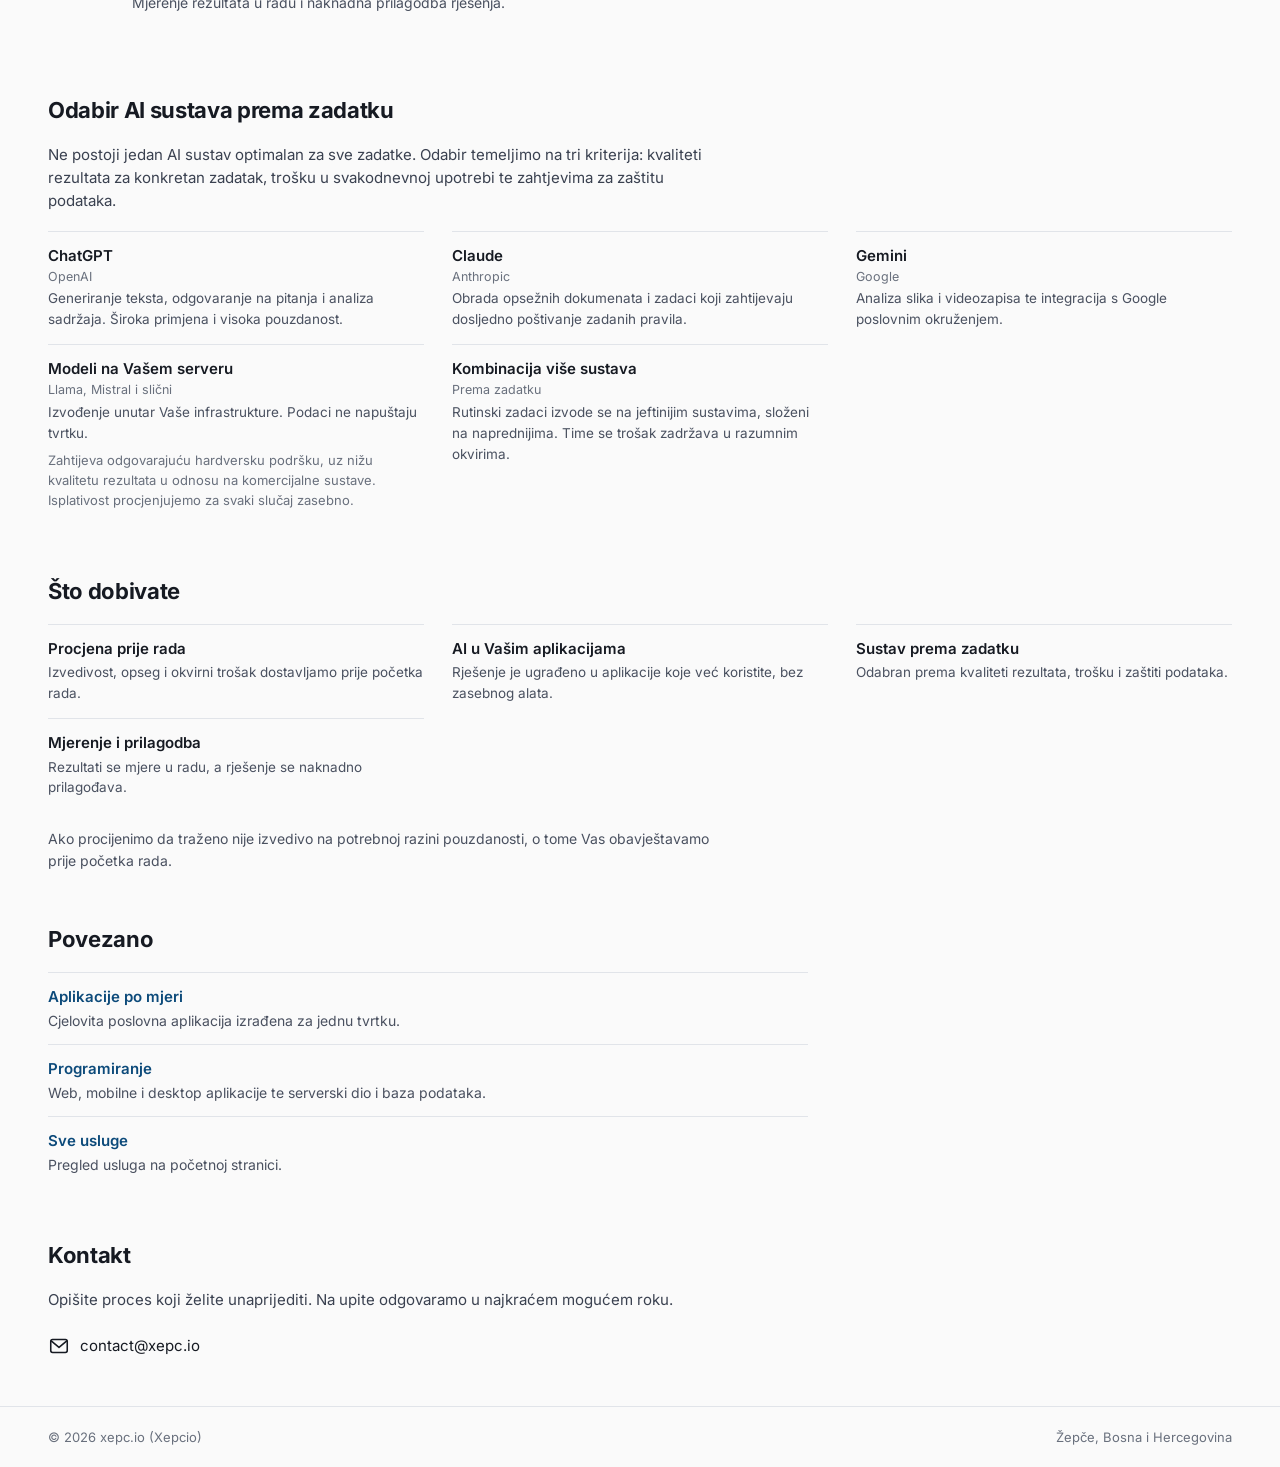
<file: ai-rjesenja/index.html>
<!doctype html>
<html lang="hr">
<head>
<meta charset="utf-8">
<meta name="viewport" content="width=device-width, initial-scale=1">
<title>AI integracija u poslovanje za firme | xepc.io</title>
<meta name="description" content="Integracija AI-ja u poslovne procese: upiti nad vlastitim podacima, obrada dokumenata, automatizacija. Procjena izvedivosti i troška prije rada.">
<link rel="canonical" href="https://xepc.io/ai-rjesenja">
<link rel="alternate" hreflang="hr" href="https://xepc.io/ai-rjesenja">
<link rel="alternate" hreflang="bs" href="https://xepc.io/ai-rjesenja">
<link rel="alternate" hreflang="en" href="https://xepc.io/en/ai-rjesenja">
<link rel="alternate" hreflang="de" href="https://xepc.io/de/ai-rjesenja">
<link rel="alternate" hreflang="x-default" href="https://xepc.io/ai-rjesenja">
<meta name="robots" content="index, follow, max-image-preview:large">
<meta name="theme-color" content="#ffffff">
<link rel="icon" href="../assets/favicon.svg?v=2" type="image/svg+xml">
<link rel="icon" href="../assets/icon-32.png?v=2" type="image/png" sizes="32x32">
<link rel="apple-touch-icon" href="../assets/apple-touch-icon.png?v=2">
<link rel="manifest" href="../assets/site.webmanifest">
<meta property="og:type" content="website">
<meta property="og:site_name" content="xepc.io">
<meta property="og:locale" content="hr_HR">
<meta property="og:url" content="https://xepc.io/ai-rjesenja">
<meta property="og:title" content="AI integracija u poslovanje za firme | xepc.io">
<meta property="og:description" content="Integracija AI-ja u poslovne procese: upiti nad vlastitim podacima, obrada dokumenata, automatizacija. Procjena izvedivosti i troška prije rada.">
<meta property="og:image" content="https://xepc.io/assets/og.png">
<meta property="og:image:width" content="1200">
<meta property="og:image:height" content="630">
<meta name="twitter:card" content="summary_large_image">
<meta name="twitter:title" content="AI integracija u poslovanje za firme | xepc.io">
<meta name="twitter:description" content="Integracija AI-ja u poslovne procese: upiti nad vlastitim podacima, obrada dokumenata, automatizacija. Procjena izvedivosti i troška prije rada.">
<meta name="twitter:image" content="https://xepc.io/assets/og.png">
<script type="application/ld+json">
{
  "@context": "https://schema.org",
  "@graph": [
    {
      "@type": "Service",
      "@id": "https://xepc.io/ai-rjesenja#service",
      "url": "https://xepc.io/ai-rjesenja",
      "name": "A",
      "serviceType": "I",
      "description": " ",
      "provider": {
        "@id": "https://xepc.io/#org"
      },
      "areaServed": [
        {
          "@type": "Country",
          "name": "Bosna i Hercegovina"
        },
        {
          "@type": "Country",
          "name": "Hrvatska"
        },
        {
          "@type": "Place",
          "name": "EU"
        }
      ],
      "availableLanguage": [
        "hr",
        "en",
        "de"
      ]
    },
    {
      "@type": "BreadcrumbList",
      "itemListElement": [
        {
          "@type": "ListItem",
          "position": 1,
          "name": "Početna",
          "item": "https://xepc.io/"
        },
        {
          "@type": "ListItem",
          "position": 2,
          "name": "i",
          "item": "https://xepc.io/ai-rjesenja"
        }
      ]
    }
  ]
}
</script>
<link rel="preload" href="../assets/fonts/inter-latin-400-normal.woff2" as="font" type="font/woff2" crossorigin>
<link rel="stylesheet" href="../assets/site.css">
<link rel="stylesheet" href="../assets/service.css">
</head>
<body>
<svg width="0" height="0" style="position:absolute" aria-hidden="true"><defs>
<symbol id="mark" viewBox="0 0 100 100"><rect width="100" height="100" rx="24" fill="#0C4A7A"/><g stroke-width="6" stroke-linecap="round"><line x1="22" y1="27" x2="22" y2="73" stroke="#FFFFFF"/><line x1="30" y1="27" x2="30" y2="73" stroke="#DCEBF8"/><line x1="38" y1="37" x2="38" y2="66" stroke="#A9D2F3"/><line x1="46" y1="47" x2="46" y2="73" stroke="#6AB6F0"/><line x1="54" y1="47" x2="54" y2="73" stroke="#6AB6F0"/><line x1="62" y1="37" x2="62" y2="66" stroke="#A9D2F3"/><line x1="70" y1="27" x2="70" y2="73" stroke="#DCEBF8"/><line x1="78" y1="27" x2="78" y2="73" stroke="#FFFFFF"/></g></symbol>
<symbol id="i-menu" viewBox="0 0 24 24"><g fill="none" stroke="currentColor" stroke-width="1.8" stroke-linecap="round"><path d="M4 7h16M4 12h16M4 17h16"/></g></symbol>
<symbol id="i-mail" viewBox="0 0 24 24"><g fill="none" stroke="currentColor" stroke-width="1.7" stroke-linecap="round" stroke-linejoin="round"><rect x="3" y="5" width="18" height="14" rx="2"/><path d="M3.5 6.5l8.5 7 8.5-7"/></g></symbol>
</defs></svg>
<header class="v3-nav" id="top">
  <a class="v3-logo" href="/" data-ll aria-label="xepc.io">xepc<span class="d">.</span><span class="l2"><span class="h">xepc</span>ıo</span></a>
  <nav>
    <a href="/#products" data-ll data-i18n="nav_products">Proizvodi</a><a href="/#services" data-ll data-i18n="nav_services">Usluge</a><a href="/#about" data-ll data-i18n="nav_about">O nama</a><a class="mq" href="https://maqo.xepc.io/"><svg aria-hidden="true"><use href="#mark"/></svg>Maqo</a>
  </nav>
  <div class="r">
    <div class="langs" role="group" aria-label="Jezik"><a class="lang-opt on" data-l="hr" href="/ai-rjesenja" hreflang="hr">BHS</a><span aria-hidden="true">·</span><a class="lang-opt" data-l="en" href="/en/ai-rjesenja" hreflang="en">EN</a><span aria-hidden="true">·</span><a class="lang-opt" data-l="de" href="/de/ai-rjesenja" hreflang="de">DE</a></div>
    <a class="v3-btn" href="#contact" data-i18n="nav_contact">Kontakt</a>
  </div>
  <button class="v3-menu" id="menuBtn" type="button" aria-expanded="false"><svg class="mi" aria-hidden="true"><use href="#i-menu"/></svg><span data-i18n="nav_menu">Izbornik</span></button>
</header>
<main>
<nav class="sb-crumb"><a href="/" data-ll data-i18n="crumb_home">Početna</a><span aria-hidden="true">/</span><span data-i18n="crumb_here">AI rješenja</span></nav>
  <section class="v3-hero">
    <h1 data-i18n="hero_h1">AI integracija u poslovne procese Vaše firme</h1>
    <p data-i18n="hero_p">AI sustav odabiremo prema zadatku i ugrađujemo ga u Vaše postojeće aplikacije i podatke. Procjenu izvedivosti i okvirnog troška dostavljamo prije početka rada.</p>
    <div class="sb-btns"><a class="v3-btn a" href="#contact" data-i18n="hero_btn1">Zatražite procjenu</a><a class="v3-btn o" href="#uses" data-i18n="hero_btn2">Područja primjene</a></div>
  </section>
  <section class="v3-s" id="uses">
    <h2 data-i18n="uses_h2">Primjena AI-ja u poslovanju</h2>
    <p class="sb-lead" data-i18n="uses_p">Gotovi alati pokrivaju općenite zadatke poput pisanja tekstova, sažimanja sastanaka ili jednostavne podrške na web stranici. Mi radimo ondje gdje AI treba pristup Vašim podacima i mora biti dio Vaših poslovnih sustava.</p>
    <div class="sb-grid"><div><h3 data-i18n="u1_t">Upiti nad vlastitim podacima</h3><p data-i18n="u1_d">Postavljanje pitanja o poslovnim podacima u prirodnom jeziku, s odgovorima iz Vaše baze.</p></div><div><h3 data-i18n="u2_t">Obrada dokumenata</h3><p data-i18n="u2_d">Izdvajanje podataka iz računa, ugovora i otpremnica te njihov unos u sustav bez ručnog prepisivanja.</p></div><div><h3 data-i18n="u3_t">Interna baza znanja</h3><p data-i18n="u3_d">Odgovori na pitanja zaposlenika na temelju internih dokumenata, uputa i procedura.</p></div><div><h3 data-i18n="u4_t">Automatizacija procesa</h3><p data-i18n="u4_d">Automatizacija koraka specifičnih za Vaše poslovanje, koje standardni alati ne pokrivaju.</p></div><div><h3 data-i18n="u5_t">Rad s povjerljivim podacima</h3><p data-i18n="u5_d">Za podatke koji ne smiju napustiti tvrtku, AI sustav postavlja se unutar Vaše infrastrukture.</p><p class="cond" data-i18n="u5_c">Zahtijeva odgovarajuću hardversku podršku. Isplativost procjenjujemo unaprijed.</p></div><div><h3 data-i18n="u6_t">Analiza poslovanja</h3><p data-i18n="u6_d">Analiza prodaje, planiranje nabave i uočavanje troškova na temelju povijesnih podataka.</p><p class="cond" data-i18n="u6_c">Zahtijeva uredne povijesne podatke. U protivnom se prvo rješava priprema podataka.</p></div><div><h3 data-i18n="u7_t">Specifični zahtjevi</h3><p data-i18n="u7_d">Procesi za koje ne postoji gotovo rješenje. Izvedivost procjenjujemo na temelju Vašeg opisa.</p></div></div>
  </section>
  <section class="v3-s">
    <h2 data-i18n="who_h2">AI automatizacija za firme</h2>
    <p class="sb-lead" data-i18n="who_p1">Za firme koje imaju podatke, dokumente ili ponavljajuće korake u poslu i žele AI u svojim postojećim aplikacijama, a ne još jedan zasebni alat.</p>
    <p class="sb-lead" data-i18n="who_p2">Ako se zadatak može riješiti jednostavnijim programskim rješenjem ili prilagodbom postojećih izvještaja, predložit ćemo to umjesto AI sustava.</p>
  </section>
  <section class="v3-s">
    <h2 data-i18n="how_h2">Kako teče uvođenje</h2>
    <ol class="sb-steps"><li><h3 data-i18n="st1_t">Razgovor i procjena</h3><p data-i18n="st1_d">Opišete proces koji želite unaprijediti. Dostavljamo procjenu izvedivosti, opsega i okvirnog troška.</p></li><li><h3 data-i18n="st2_t">Analiza procesa</h3><p data-i18n="st2_d">Pregled postojećeg procesa i utvrđivanje mjesta na kojima se gubi najviše vremena.</p></li><li><h3 data-i18n="st3_t">Odabir sustava</h3><p data-i18n="st3_d">Odabir AI sustava prema kvaliteti rezultata, trošku i zahtjevima za zaštitu podataka.</p></li><li><h3 data-i18n="st4_t">Integracija</h3><p data-i18n="st4_d">Ugradnja u postojeće aplikacije, bez uvođenja zasebnog alata.</p></li><li><h3 data-i18n="st5_t">Praćenje i prilagodba</h3><p data-i18n="st5_d">Mjerenje rezultata u radu i naknadna prilagodba rješenja.</p></li></ol>
  </section>
  <section class="v3-s">
    <h2 data-i18n="which_h2">Odabir AI sustava prema zadatku</h2>
    <p class="sb-lead" data-i18n="which_p">Ne postoji jedan AI sustav optimalan za sve zadatke. Odabir temeljimo na tri kriterija: kvaliteti rezultata za konkretan zadatak, trošku u svakodnevnoj upotrebi te zahtjevima za zaštitu podataka.</p>
    <div class="sb-grid"><div><h3 data-i18n="s1_t">ChatGPT</h3><span class="by" data-i18n="s1_by">OpenAI</span><p data-i18n="s1_d">Generiranje teksta, odgovaranje na pitanja i analiza sadržaja. Široka primjena i visoka pouzdanost.</p></div><div><h3 data-i18n="s2_t">Claude</h3><span class="by" data-i18n="s2_by">Anthropic</span><p data-i18n="s2_d">Obrada opsežnih dokumenata i zadaci koji zahtijevaju dosljedno poštivanje zadanih pravila.</p></div><div><h3 data-i18n="s3_t">Gemini</h3><span class="by" data-i18n="s3_by">Google</span><p data-i18n="s3_d">Analiza slika i videozapisa te integracija s Google poslovnim okruženjem.</p></div><div><h3 data-i18n="s4_t">Modeli na Vašem serveru</h3><span class="by" data-i18n="s4_by">Llama, Mistral i slični</span><p data-i18n="s4_d">Izvođenje unutar Vaše infrastrukture. Podaci ne napuštaju tvrtku.</p><p class="cond" data-i18n="s4_c">Zahtijeva odgovarajuću hardversku podršku, uz nižu kvalitetu rezultata u odnosu na komercijalne sustave. Isplativost procjenjujemo za svaki slučaj zasebno.</p></div><div><h3 data-i18n="s5_t">Kombinacija više sustava</h3><span class="by" data-i18n="s5_by">Prema zadatku</span><p data-i18n="s5_d">Rutinski zadaci izvode se na jeftinijim sustavima, složeni na naprednijima. Time se trošak zadržava u razumnim okvirima.</p></div></div>
  </section>
  <section class="v3-s">
    <h2 data-i18n="get_h2">Što dobivate</h2>
    <div class="sb-grid"><div><h3 data-i18n="g1_t">Procjena prije rada</h3><p data-i18n="g1_d">Izvedivost, opseg i okvirni trošak dostavljamo prije početka rada.</p></div><div><h3 data-i18n="g2_t">AI u Vašim aplikacijama</h3><p data-i18n="g2_d">Rješenje je ugrađeno u aplikacije koje već koristite, bez zasebnog alata.</p></div><div><h3 data-i18n="g3_t">Sustav prema zadatku</h3><p data-i18n="g3_d">Odabran prema kvaliteti rezultata, trošku i zaštiti podataka.</p></div><div><h3 data-i18n="g4_t">Mjerenje i prilagodba</h3><p data-i18n="g4_d">Rezultati se mjere u radu, a rješenje se naknadno prilagođava.</p></div></div>
    <p class="sb-note" data-i18n="get_note">Ako procijenimo da traženo nije izvedivo na potrebnoj razini pouzdanosti, o tome Vas obavještavamo prije početka rada.</p>
  </section>
  <section class="v3-s">
    <h2 data-i18n="rel_h2">Povezano</h2>
    <ul class="sb-links"><li><a href="/izrada-aplikacija-po-mjeri" data-ll data-i18n="rel_custom_t">Aplikacije po mjeri</a><p data-i18n="rel_custom_d">Cjelovita poslovna aplikacija izrađena za jednu tvrtku.</p></li><li><a href="/programiranje" data-ll data-i18n="rel_prog_t">Programiranje</a><p data-i18n="rel_prog_d">Web, mobilne i desktop aplikacije te serverski dio i baza podataka.</p></li><li><a href="/#services" data-ll data-i18n="rel_all_t">Sve usluge</a><p data-i18n="rel_all_d">Pregled usluga na početnoj stranici.</p></li></ul>
  </section>
  <section class="v3-s sb-contact sb-last" id="contact">
    <h2 data-i18n="contact_h2">Kontakt</h2>
    <p class="sb-lead" data-i18n="contact_p">Opišite proces koji želite unaprijediti. Na upite odgovaramo u najkraćem mogućem roku.</p>
    <ul><li><svg class="mi" aria-hidden="true"><use href="#i-mail"/></svg><a class="nw" href="mailto:contact@xepc.io">contact@xepc.io</a></li></ul>
  </section>
</main>
<footer class="v3-foot"><span>© 2026 xepc.io (Xepcio)</span><span data-i18n="foot_loc">Žepče, Bosna i Hercegovina</span></footer>
<script>
(function(){
  var h=document.getElementById('top'),b=document.getElementById('menuBtn');
  b.addEventListener('click',function(){var o=h.classList.toggle('open');b.setAttribute('aria-expanded',o?'true':'false');});
  h.addEventListener('click',function(e){if(e.target.closest('nav a, .v3-btn')){h.classList.remove('open');b.setAttribute('aria-expanded','false');}});
})();
</script>
<!-- Cloudflare Web Analytics --><script defer src="https://static.cloudflareinsights.com/beacon.min.js" data-cf-beacon='{"token": "db31a748cdc54001bd8d1a26a28076dd"}'></script>
</body>
</html>
</file>
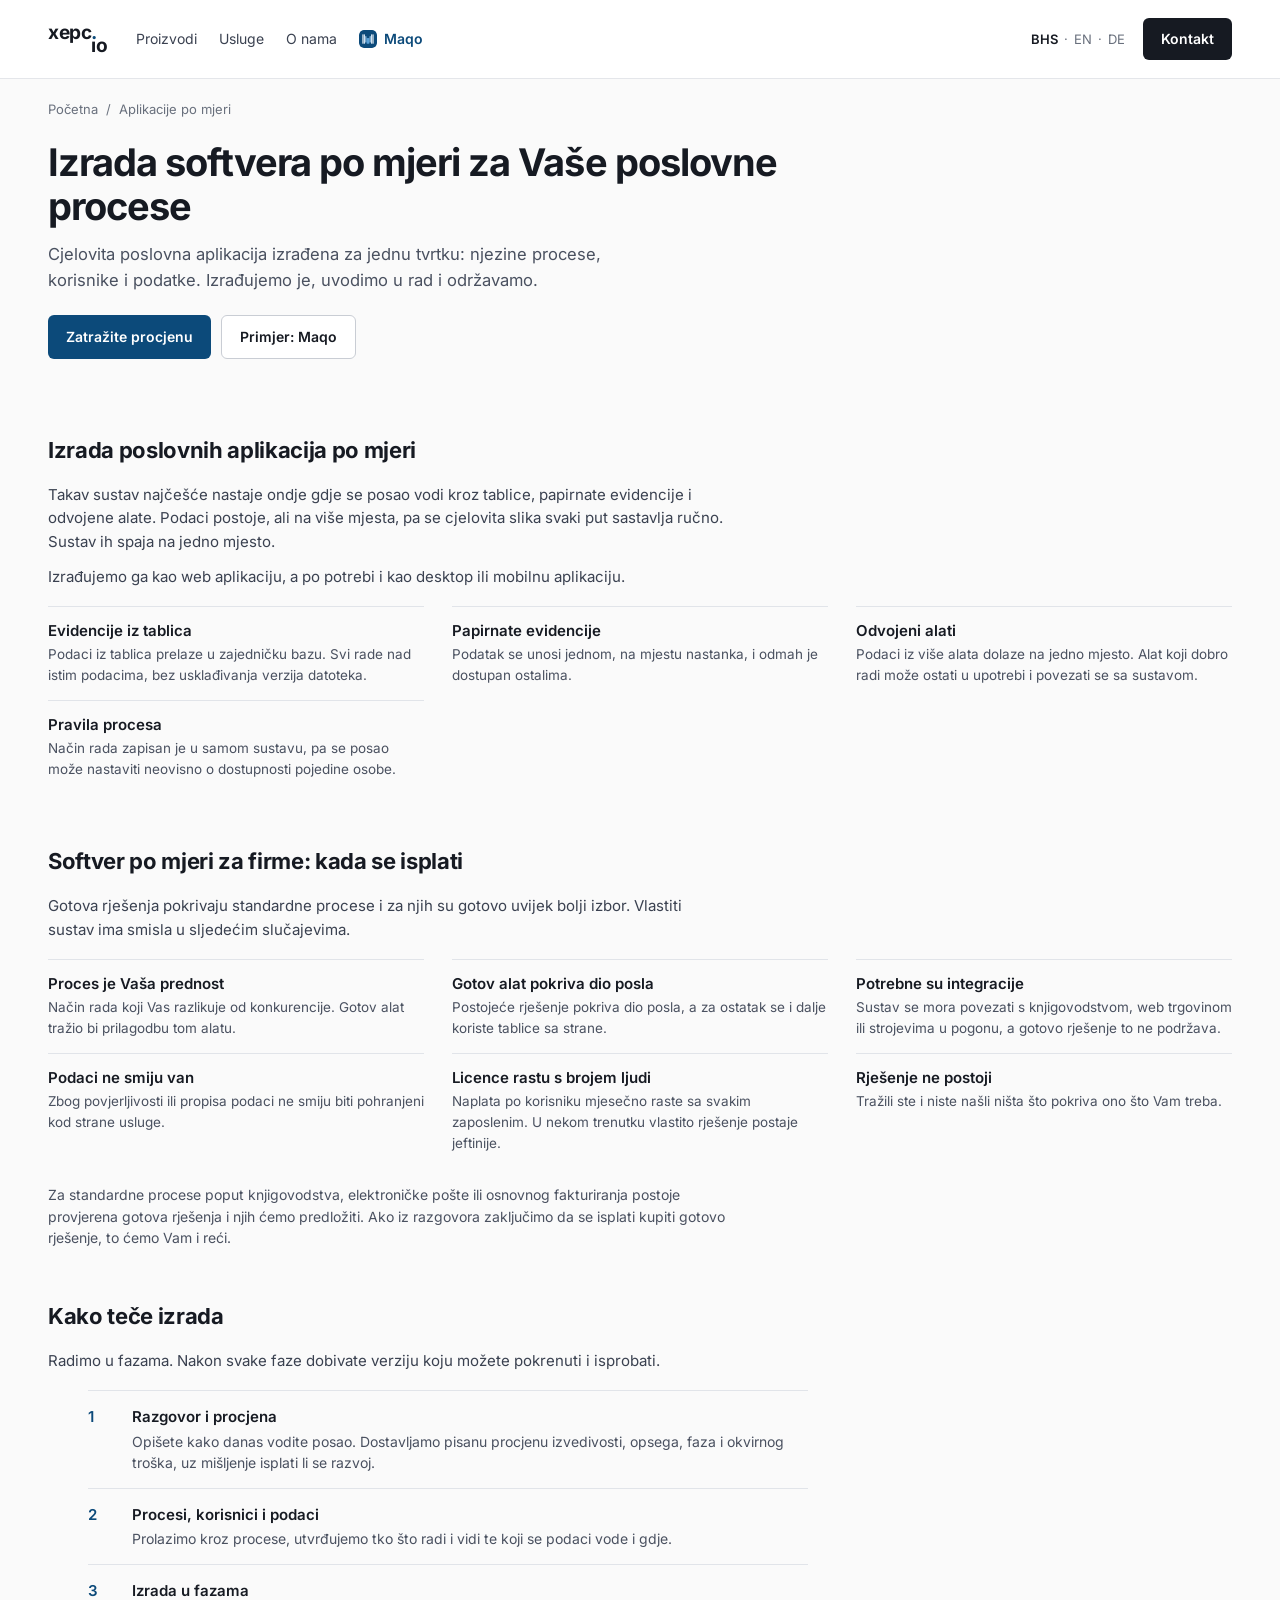
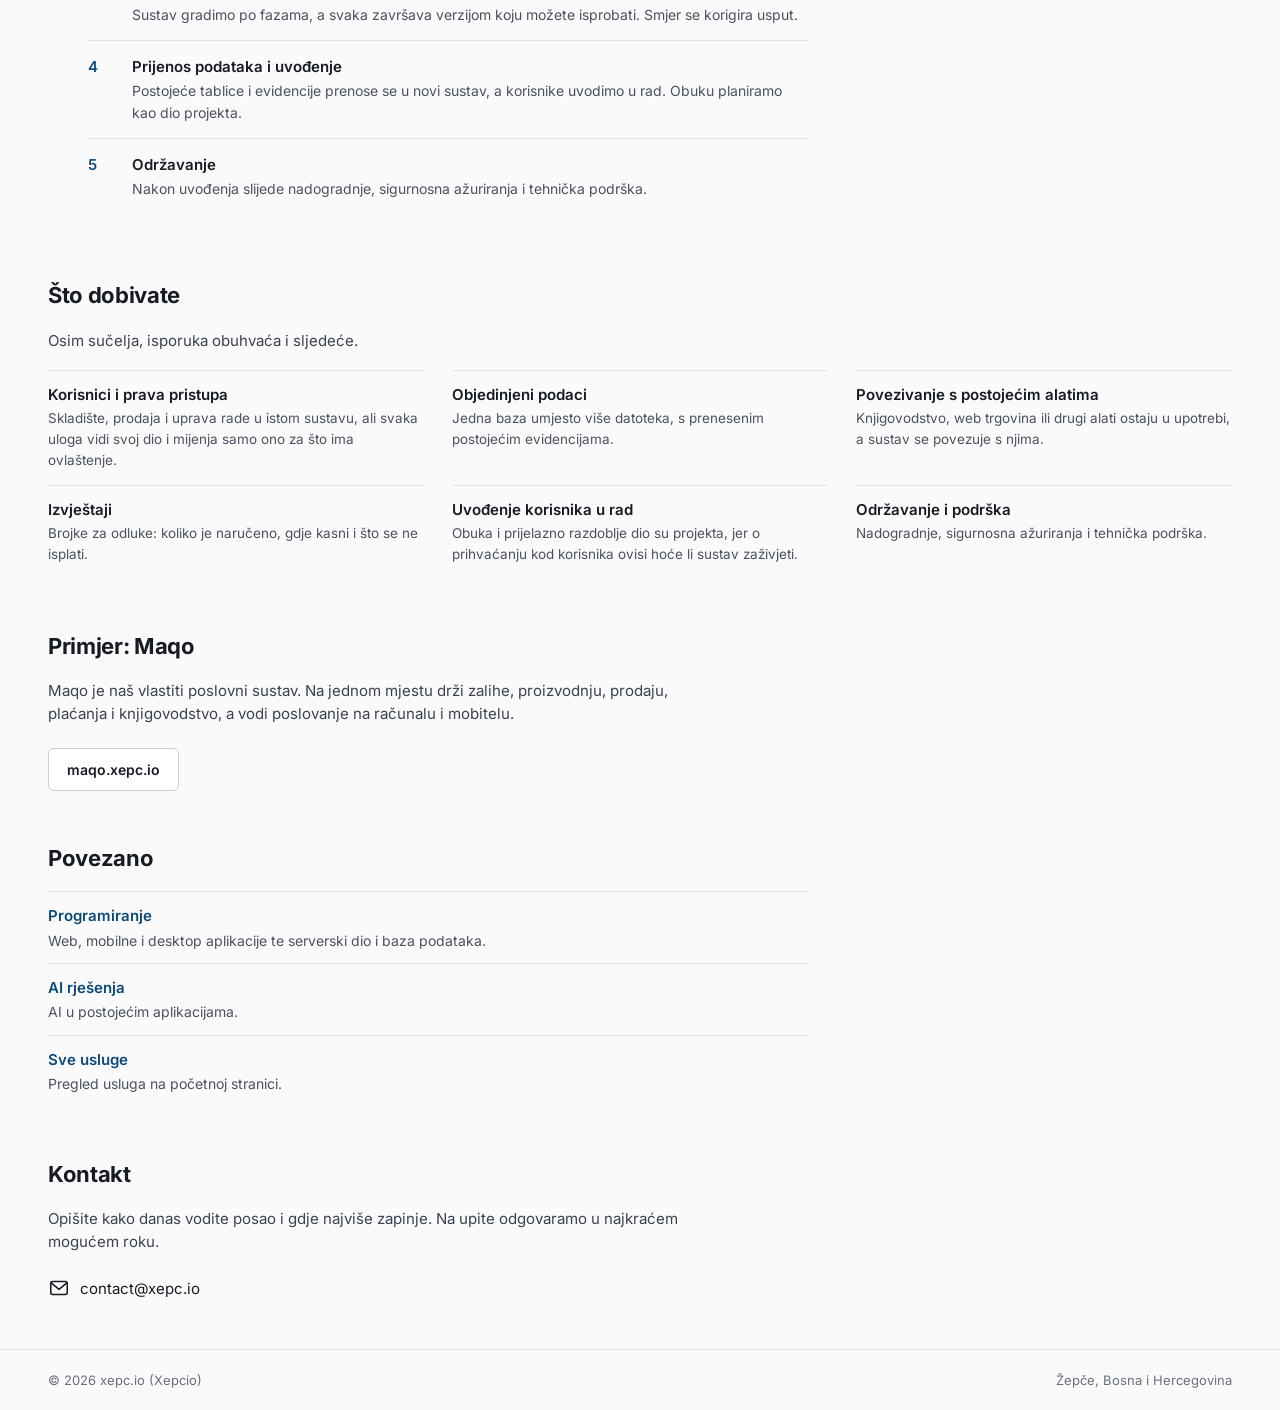
<file: izrada-aplikacija-po-mjeri/index.html>
<!doctype html>
<html lang="hr">
<head>
<meta charset="utf-8">
<meta name="viewport" content="width=device-width, initial-scale=1">
<title>Izrada softvera i aplikacija po mjeri | xepc.io</title>
<meta name="description" content="Interni poslovni sustavi prema Vašim procesima: objedinjeni podaci, prava pristupa, prijenos evidencija i integracije. Procjena troška prije početka rada.">
<link rel="canonical" href="https://xepc.io/izrada-aplikacija-po-mjeri">
<link rel="alternate" hreflang="hr" href="https://xepc.io/izrada-aplikacija-po-mjeri">
<link rel="alternate" hreflang="bs" href="https://xepc.io/izrada-aplikacija-po-mjeri">
<link rel="alternate" hreflang="en" href="https://xepc.io/en/izrada-aplikacija-po-mjeri">
<link rel="alternate" hreflang="de" href="https://xepc.io/de/izrada-aplikacija-po-mjeri">
<link rel="alternate" hreflang="x-default" href="https://xepc.io/izrada-aplikacija-po-mjeri">
<meta name="robots" content="index, follow, max-image-preview:large">
<meta name="theme-color" content="#ffffff">
<link rel="icon" href="../assets/favicon.svg?v=2" type="image/svg+xml">
<link rel="icon" href="../assets/icon-32.png?v=2" type="image/png" sizes="32x32">
<link rel="apple-touch-icon" href="../assets/apple-touch-icon.png?v=2">
<link rel="manifest" href="../assets/site.webmanifest">
<meta property="og:type" content="website">
<meta property="og:site_name" content="xepc.io">
<meta property="og:locale" content="hr_HR">
<meta property="og:url" content="https://xepc.io/izrada-aplikacija-po-mjeri">
<meta property="og:title" content="Izrada softvera i aplikacija po mjeri | xepc.io">
<meta property="og:description" content="Interni poslovni sustavi prema Vašim procesima: objedinjeni podaci, prava pristupa, prijenos evidencija i integracije. Procjena troška prije početka rada.">
<meta property="og:image" content="https://xepc.io/assets/og.png">
<meta property="og:image:width" content="1200">
<meta property="og:image:height" content="630">
<meta name="twitter:card" content="summary_large_image">
<meta name="twitter:title" content="Izrada softvera i aplikacija po mjeri | xepc.io">
<meta name="twitter:description" content="Interni poslovni sustavi prema Vašim procesima: objedinjeni podaci, prava pristupa, prijenos evidencija i integracije. Procjena troška prije početka rada.">
<meta name="twitter:image" content="https://xepc.io/assets/og.png">
<script type="application/ld+json">
{
  "@context": "https://schema.org",
  "@graph": [
    {
      "@type": "Service",
      "@id": "https://xepc.io/izrada-aplikacija-po-mjeri#service",
      "url": "https://xepc.io/izrada-aplikacija-po-mjeri",
      "name": "I",
      "serviceType": "z",
      "description": "r",
      "provider": {
        "@id": "https://xepc.io/#org"
      },
      "areaServed": [
        {
          "@type": "Country",
          "name": "Bosna i Hercegovina"
        },
        {
          "@type": "Country",
          "name": "Hrvatska"
        },
        {
          "@type": "Place",
          "name": "EU"
        }
      ],
      "availableLanguage": [
        "hr",
        "en",
        "de"
      ]
    },
    {
      "@type": "BreadcrumbList",
      "itemListElement": [
        {
          "@type": "ListItem",
          "position": 1,
          "name": "Početna",
          "item": "https://xepc.io/"
        },
        {
          "@type": "ListItem",
          "position": 2,
          "name": "a",
          "item": "https://xepc.io/izrada-aplikacija-po-mjeri"
        }
      ]
    }
  ]
}
</script>
<link rel="preload" href="../assets/fonts/inter-latin-400-normal.woff2" as="font" type="font/woff2" crossorigin>
<link rel="stylesheet" href="../assets/site.css">
<link rel="stylesheet" href="../assets/service.css">
</head>
<body>
<svg width="0" height="0" style="position:absolute" aria-hidden="true"><defs>
<symbol id="mark" viewBox="0 0 100 100"><rect width="100" height="100" rx="24" fill="#0C4A7A"/><g stroke-width="6" stroke-linecap="round"><line x1="22" y1="27" x2="22" y2="73" stroke="#FFFFFF"/><line x1="30" y1="27" x2="30" y2="73" stroke="#DCEBF8"/><line x1="38" y1="37" x2="38" y2="66" stroke="#A9D2F3"/><line x1="46" y1="47" x2="46" y2="73" stroke="#6AB6F0"/><line x1="54" y1="47" x2="54" y2="73" stroke="#6AB6F0"/><line x1="62" y1="37" x2="62" y2="66" stroke="#A9D2F3"/><line x1="70" y1="27" x2="70" y2="73" stroke="#DCEBF8"/><line x1="78" y1="27" x2="78" y2="73" stroke="#FFFFFF"/></g></symbol>
<symbol id="i-menu" viewBox="0 0 24 24"><g fill="none" stroke="currentColor" stroke-width="1.8" stroke-linecap="round"><path d="M4 7h16M4 12h16M4 17h16"/></g></symbol>
<symbol id="i-mail" viewBox="0 0 24 24"><g fill="none" stroke="currentColor" stroke-width="1.7" stroke-linecap="round" stroke-linejoin="round"><rect x="3" y="5" width="18" height="14" rx="2"/><path d="M3.5 6.5l8.5 7 8.5-7"/></g></symbol>
</defs></svg>
<header class="v3-nav" id="top">
  <a class="v3-logo" href="/" data-ll aria-label="xepc.io">xepc<span class="d">.</span><span class="l2"><span class="h">xepc</span>ıo</span></a>
  <nav>
    <a href="/#products" data-ll data-i18n="nav_products">Proizvodi</a><a href="/#services" data-ll data-i18n="nav_services">Usluge</a><a href="/#about" data-ll data-i18n="nav_about">O nama</a><a class="mq" href="https://maqo.xepc.io/"><svg aria-hidden="true"><use href="#mark"/></svg>Maqo</a>
  </nav>
  <div class="r">
    <div class="langs" role="group" aria-label="Jezik"><a class="lang-opt on" data-l="hr" href="/izrada-aplikacija-po-mjeri" hreflang="hr">BHS</a><span aria-hidden="true">·</span><a class="lang-opt" data-l="en" href="/en/izrada-aplikacija-po-mjeri" hreflang="en">EN</a><span aria-hidden="true">·</span><a class="lang-opt" data-l="de" href="/de/izrada-aplikacija-po-mjeri" hreflang="de">DE</a></div>
    <a class="v3-btn" href="#contact" data-i18n="nav_contact">Kontakt</a>
  </div>
  <button class="v3-menu" id="menuBtn" type="button" aria-expanded="false"><svg class="mi" aria-hidden="true"><use href="#i-menu"/></svg><span data-i18n="nav_menu">Izbornik</span></button>
</header>
<main>
<nav class="sb-crumb"><a href="/" data-ll data-i18n="crumb_home">Početna</a><span aria-hidden="true">/</span><span data-i18n="crumb_here">Aplikacije po mjeri</span></nav>
  <section class="v3-hero">
    <h1 data-i18n="hero_h1">Izrada softvera po mjeri za Vaše poslovne procese</h1>
    <p data-i18n="hero_p">Cjelovita poslovna aplikacija izrađena za jednu tvrtku: njezine procese, korisnike i podatke. Izrađujemo je, uvodimo u rad i održavamo.</p>
    <div class="sb-btns"><a class="v3-btn a" href="#contact" data-i18n="hero_btn1">Zatražite procjenu</a><a class="v3-btn o" href="#example" data-i18n="hero_btn2">Primjer: Maqo</a></div>
  </section>
  <section class="v3-s">
    <h2 data-i18n="what_h2">Izrada poslovnih aplikacija po mjeri</h2>
    <p class="sb-lead" data-i18n="what_p1">Takav sustav najčešće nastaje ondje gdje se posao vodi kroz tablice, papirnate evidencije i odvojene alate. Podaci postoje, ali na više mjesta, pa se cjelovita slika svaki put sastavlja ručno. Sustav ih spaja na jedno mjesto.</p>
    <p class="sb-lead" data-i18n="what_p2">Izrađujemo ga kao web aplikaciju, a po potrebi i kao desktop ili mobilnu aplikaciju.</p>
    <div class="sb-grid"><div><h3 data-i18n="u1_t">Evidencije iz tablica</h3><p data-i18n="u1_d">Podaci iz tablica prelaze u zajedničku bazu. Svi rade nad istim podacima, bez usklađivanja verzija datoteka.</p></div><div><h3 data-i18n="u2_t">Papirnate evidencije</h3><p data-i18n="u2_d">Podatak se unosi jednom, na mjestu nastanka, i odmah je dostupan ostalima.</p></div><div><h3 data-i18n="u3_t">Odvojeni alati</h3><p data-i18n="u3_d">Podaci iz više alata dolaze na jedno mjesto. Alat koji dobro radi može ostati u upotrebi i povezati se sa sustavom.</p></div><div><h3 data-i18n="u4_t">Pravila procesa</h3><p data-i18n="u4_d">Način rada zapisan je u samom sustavu, pa se posao može nastaviti neovisno o dostupnosti pojedine osobe.</p></div></div>
  </section>
  <section class="v3-s">
    <h2 data-i18n="who_h2">Softver po mjeri za firme: kada se isplati</h2>
    <p class="sb-lead" data-i18n="who_p">Gotova rješenja pokrivaju standardne procese i za njih su gotovo uvijek bolji izbor. Vlastiti sustav ima smisla u sljedećim slučajevima.</p>
    <div class="sb-grid"><div><h3 data-i18n="c1_t">Proces je Vaša prednost</h3><p data-i18n="c1_d">Način rada koji Vas razlikuje od konkurencije. Gotov alat tražio bi prilagodbu tom alatu.</p></div><div><h3 data-i18n="c2_t">Gotov alat pokriva dio posla</h3><p data-i18n="c2_d">Postojeće rješenje pokriva dio posla, a za ostatak se i dalje koriste tablice sa strane.</p></div><div><h3 data-i18n="c3_t">Potrebne su integracije</h3><p data-i18n="c3_d">Sustav se mora povezati s knjigovodstvom, web trgovinom ili strojevima u pogonu, a gotovo rješenje to ne podržava.</p></div><div><h3 data-i18n="c4_t">Podaci ne smiju van</h3><p data-i18n="c4_d">Zbog povjerljivosti ili propisa podaci ne smiju biti pohranjeni kod strane usluge.</p></div><div><h3 data-i18n="c5_t">Licence rastu s brojem ljudi</h3><p data-i18n="c5_d">Naplata po korisniku mjesečno raste sa svakim zaposlenim. U nekom trenutku vlastito rješenje postaje jeftinije.</p></div><div><h3 data-i18n="c6_t">Rješenje ne postoji</h3><p data-i18n="c6_d">Tražili ste i niste našli ništa što pokriva ono što Vam treba.</p></div></div>
    <p class="sb-note" data-i18n="who_note">Za standardne procese poput knjigovodstva, elektroničke pošte ili osnovnog fakturiranja postoje provjerena gotova rješenja i njih ćemo predložiti. Ako iz razgovora zaključimo da se isplati kupiti gotovo rješenje, to ćemo Vam i reći.</p>
  </section>
  <section class="v3-s">
    <h2 data-i18n="how_h2">Kako teče izrada</h2>
    <p class="sb-lead" data-i18n="how_p">Radimo u fazama. Nakon svake faze dobivate verziju koju možete pokrenuti i isprobati.</p>
    <ol class="sb-steps"><li><h3 data-i18n="st1_t">Razgovor i procjena</h3><p data-i18n="st1_d">Opišete kako danas vodite posao. Dostavljamo pisanu procjenu izvedivosti, opsega, faza i okvirnog troška, uz mišljenje isplati li se razvoj.</p></li><li><h3 data-i18n="st2_t">Procesi, korisnici i podaci</h3><p data-i18n="st2_d">Prolazimo kroz procese, utvrđujemo tko što radi i vidi te koji se podaci vode i gdje.</p></li><li><h3 data-i18n="st3_t">Izrada u fazama</h3><p data-i18n="st3_d">Sustav gradimo po fazama, a svaka završava verzijom koju možete isprobati. Smjer se korigira usput.</p></li><li><h3 data-i18n="st4_t">Prijenos podataka i uvođenje</h3><p data-i18n="st4_d">Postojeće tablice i evidencije prenose se u novi sustav, a korisnike uvodimo u rad. Obuku planiramo kao dio projekta.</p></li><li><h3 data-i18n="st5_t">Održavanje</h3><p data-i18n="st5_d">Nakon uvođenja slijede nadogradnje, sigurnosna ažuriranja i tehnička podrška.</p></li></ol>
  </section>
  <section class="v3-s">
    <h2 data-i18n="get_h2">Što dobivate</h2>
    <p class="sb-lead" data-i18n="get_p">Osim sučelja, isporuka obuhvaća i sljedeće.</p>
    <div class="sb-grid"><div><h3 data-i18n="g1_t">Korisnici i prava pristupa</h3><p data-i18n="g1_d">Skladište, prodaja i uprava rade u istom sustavu, ali svaka uloga vidi svoj dio i mijenja samo ono za što ima ovlaštenje.</p></div><div><h3 data-i18n="g2_t">Objedinjeni podaci</h3><p data-i18n="g2_d">Jedna baza umjesto više datoteka, s prenesenim postojećim evidencijama.</p></div><div><h3 data-i18n="g3_t">Povezivanje s postojećim alatima</h3><p data-i18n="g3_d">Knjigovodstvo, web trgovina ili drugi alati ostaju u upotrebi, a sustav se povezuje s njima.</p></div><div><h3 data-i18n="g4_t">Izvještaji</h3><p data-i18n="g4_d">Brojke za odluke: koliko je naručeno, gdje kasni i što se ne isplati.</p></div><div><h3 data-i18n="g5_t">Uvođenje korisnika u rad</h3><p data-i18n="g5_d">Obuka i prijelazno razdoblje dio su projekta, jer o prihvaćanju kod korisnika ovisi hoće li sustav zaživjeti.</p></div><div><h3 data-i18n="g6_t">Održavanje i podrška</h3><p data-i18n="g6_d">Nadogradnje, sigurnosna ažuriranja i tehnička podrška.</p></div></div>
  </section>
  <section class="v3-s" id="example">
    <h2 data-i18n="ex_h2">Primjer: Maqo</h2>
    <p class="sb-lead" data-i18n="ex_p">Maqo je naš vlastiti poslovni sustav. Na jednom mjestu drži zalihe, proizvodnju, prodaju, plaćanja i knjigovodstvo, a vodi poslovanje na računalu i mobitelu.</p>
    <div class="sb-btns"><a class="v3-btn o" href="https://maqo.xepc.io/">maqo.xepc.io</a></div>
  </section>
  <section class="v3-s">
    <h2 data-i18n="rel_h2">Povezano</h2>
    <ul class="sb-links"><li><a href="/programiranje" data-ll data-i18n="rel_prog_t">Programiranje</a><p data-i18n="rel_prog_d">Web, mobilne i desktop aplikacije te serverski dio i baza podataka.</p></li><li><a href="/ai-rjesenja" data-ll data-i18n="rel_ai_t">AI rješenja</a><p data-i18n="rel_ai_d">AI u postojećim aplikacijama.</p></li><li><a href="/#services" data-ll data-i18n="rel_all_t">Sve usluge</a><p data-i18n="rel_all_d">Pregled usluga na početnoj stranici.</p></li></ul>
  </section>
  <section class="v3-s sb-contact sb-last" id="contact">
    <h2 data-i18n="contact_h2">Kontakt</h2>
    <p class="sb-lead" data-i18n="contact_p">Opišite kako danas vodite posao i gdje najviše zapinje. Na upite odgovaramo u najkraćem mogućem roku.</p>
    <ul><li><svg class="mi" aria-hidden="true"><use href="#i-mail"/></svg><a class="nw" href="mailto:contact@xepc.io">contact@xepc.io</a></li></ul>
  </section>
</main>
<footer class="v3-foot"><span>© 2026 xepc.io (Xepcio)</span><span data-i18n="foot_loc">Žepče, Bosna i Hercegovina</span></footer>
<script>
(function(){
  var h=document.getElementById('top'),b=document.getElementById('menuBtn');
  b.addEventListener('click',function(){var o=h.classList.toggle('open');b.setAttribute('aria-expanded',o?'true':'false');});
  h.addEventListener('click',function(e){if(e.target.closest('nav a, .v3-btn')){h.classList.remove('open');b.setAttribute('aria-expanded','false');}});
})();
</script>
<!-- Cloudflare Web Analytics --><script defer src="https://static.cloudflareinsights.com/beacon.min.js" data-cf-beacon='{"token": "db31a748cdc54001bd8d1a26a28076dd"}'></script>
</body>
</html>
</file>
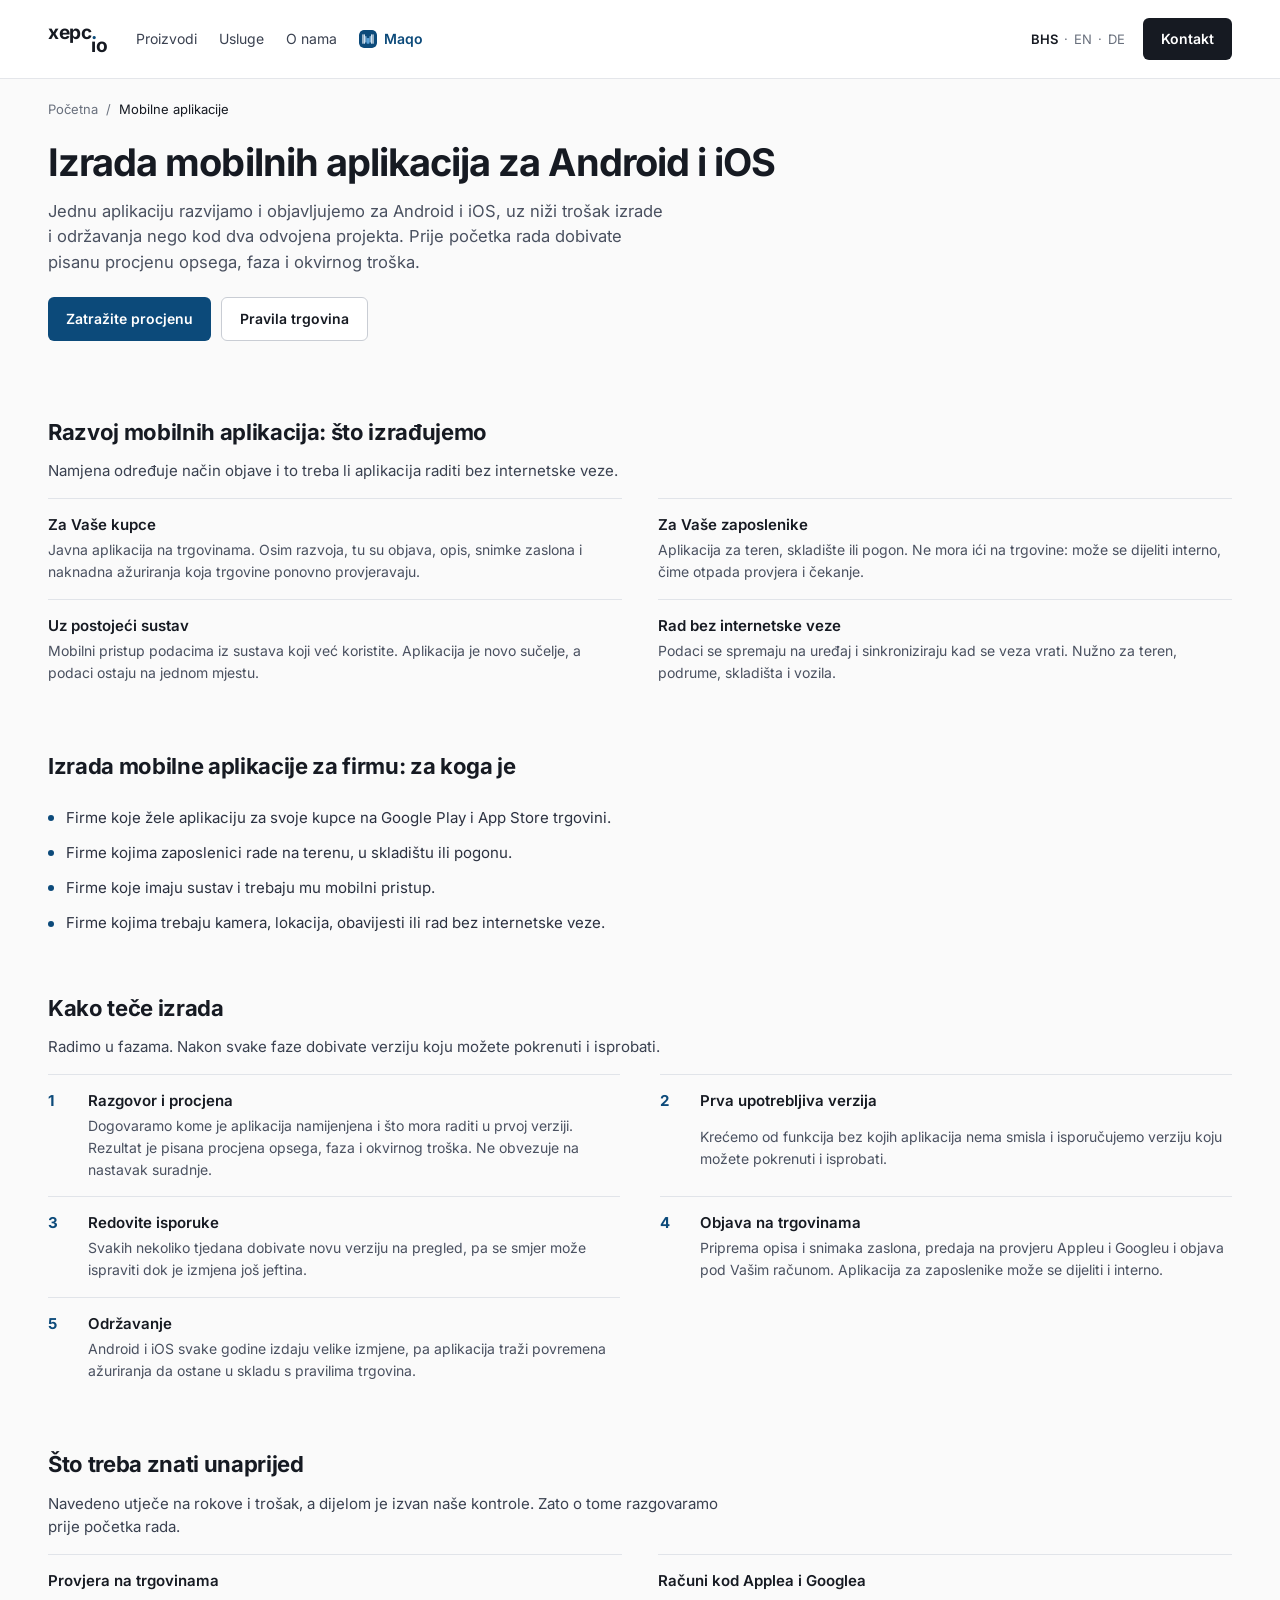
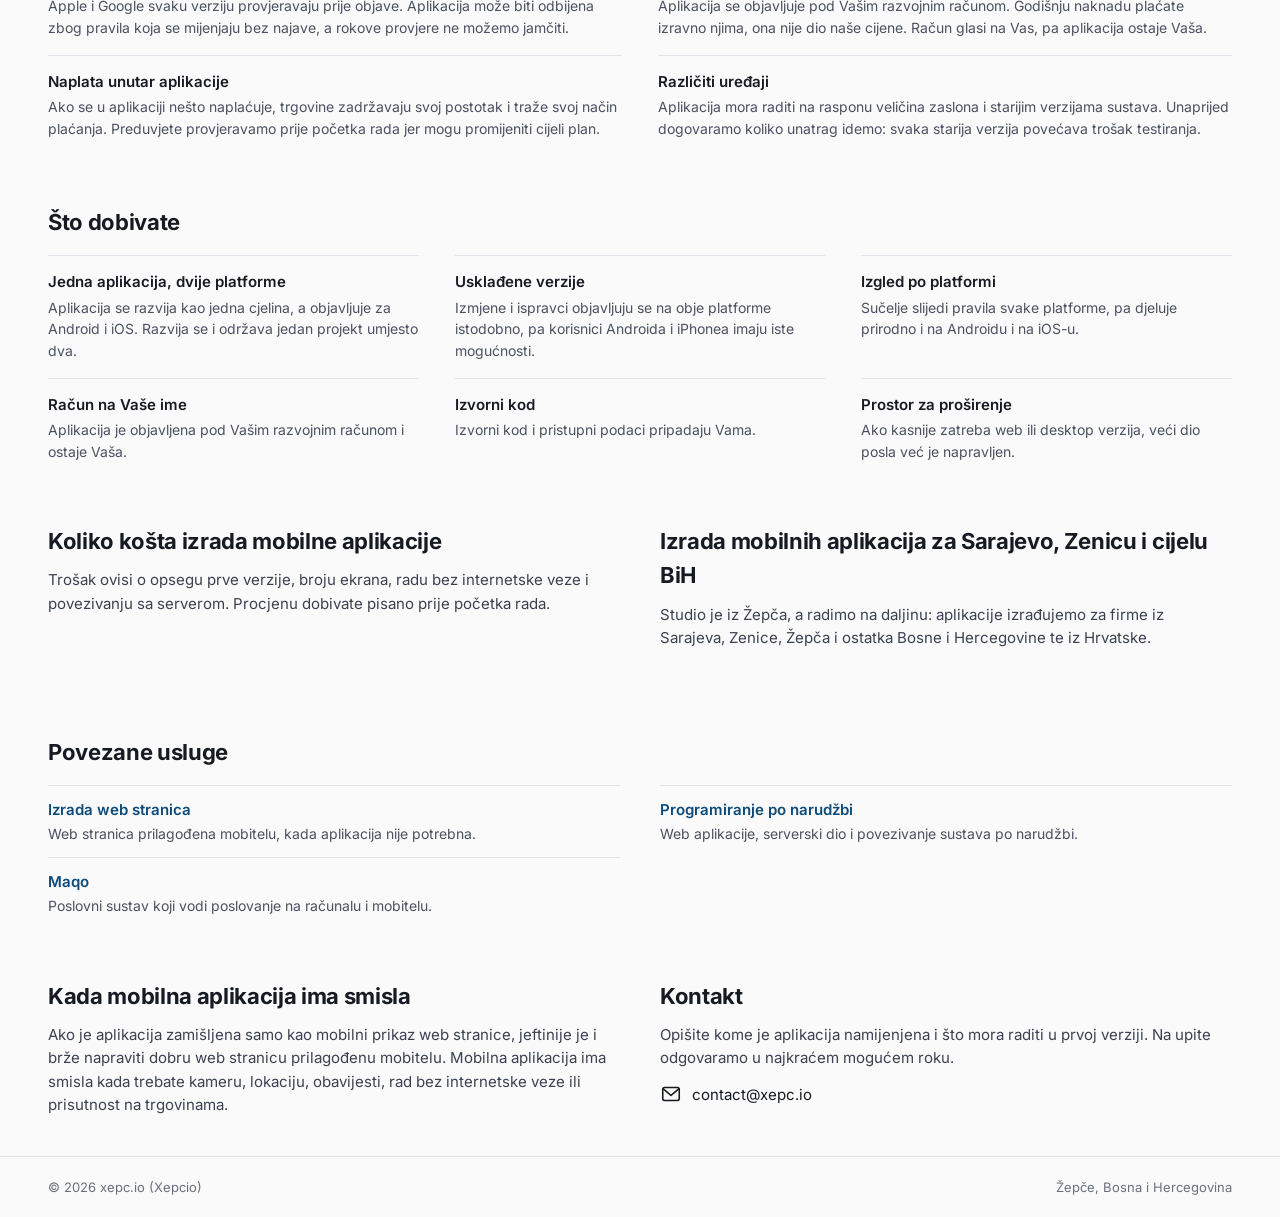
<file: izrada-mobilnih-aplikacija/index.html>
<!doctype html>
<html lang="hr">
<head>
<meta charset="utf-8">
<meta name="viewport" content="width=device-width, initial-scale=1">
<title>Izrada mobilnih aplikacija za Android i iOS | xepc.io</title>
<meta name="description" content="Izrada mobilnih aplikacija za Android i iOS: objava u trgovinama, rad bez internetske veze i održavanje nakon objave. Procjena troška prije početka rada.">
<link rel="canonical" href="https://xepc.io/izrada-mobilnih-aplikacija">
<link rel="alternate" hreflang="hr" href="https://xepc.io/izrada-mobilnih-aplikacija">
<link rel="alternate" hreflang="bs" href="https://xepc.io/izrada-mobilnih-aplikacija">
<link rel="alternate" hreflang="en" href="https://xepc.io/en/izrada-mobilnih-aplikacija">
<link rel="alternate" hreflang="de" href="https://xepc.io/de/izrada-mobilnih-aplikacija">
<link rel="alternate" hreflang="x-default" href="https://xepc.io/izrada-mobilnih-aplikacija">
<meta name="robots" content="index, follow, max-image-preview:large">
<meta name="theme-color" content="#ffffff">
<link rel="icon" href="../assets/favicon.svg?v=2" type="image/svg+xml">
<link rel="icon" href="../assets/icon-32.png?v=2" type="image/png" sizes="32x32">
<link rel="apple-touch-icon" href="../assets/apple-touch-icon.png?v=2">
<link rel="manifest" href="../assets/site.webmanifest">
<meta property="og:type" content="website">
<meta property="og:site_name" content="xepc.io">
<meta property="og:locale" content="hr_HR">
<meta property="og:url" content="https://xepc.io/izrada-mobilnih-aplikacija">
<meta property="og:title" content="Izrada mobilnih aplikacija za Android i iOS | xepc.io">
<meta property="og:description" content="Izrada mobilnih aplikacija za Android i iOS: objava u trgovinama, rad bez internetske veze i održavanje nakon objave. Procjena troška prije početka rada.">
<meta property="og:image" content="https://xepc.io/assets/og.png">
<meta property="og:image:width" content="1200">
<meta property="og:image:height" content="630">
<meta name="twitter:card" content="summary_large_image">
<meta name="twitter:title" content="Izrada mobilnih aplikacija za Android i iOS | xepc.io">
<meta name="twitter:description" content="Izrada mobilnih aplikacija za Android i iOS: objava u trgovinama, rad bez internetske veze i održavanje nakon objave. Procjena troška prije početka rada.">
<meta name="twitter:image" content="https://xepc.io/assets/og.png">
<script type="application/ld+json">
{
  "@context": "https://schema.org",
  "@graph": [
    {
      "@type": "Service",
      "@id": "https://xepc.io/izrada-mobilnih-aplikacija#service",
      "name": "Izrada mobilnih aplikacija",
      "serviceType": "Razvoj mobilnih aplikacija",
      "description": "Izrada mobilnih aplikacija za Android i iOS: objava u trgovinama, rad bez internetske veze i održavanje nakon objave.",
      "url": "https://xepc.io/izrada-mobilnih-aplikacija",
      "inLanguage": "hr",
      "provider": {
        "@id": "https://xepc.io/#org"
      },
      "areaServed": [
        {
          "@type": "Country",
          "name": "Bosna i Hercegovina"
        },
        {
          "@type": "Country",
          "name": "Hrvatska"
        }
      ]
    },
    {
      "@type": "BreadcrumbList",
      "itemListElement": [
        {
          "@type": "ListItem",
          "position": 1,
          "name": "Početna",
          "item": "https://xepc.io/"
        },
        {
          "@type": "ListItem",
          "position": 2,
          "name": "Mobilne aplikacije",
          "item": "https://xepc.io/izrada-mobilnih-aplikacija"
        }
      ]
    }
  ]
}
</script>
<link rel="preload" href="../assets/fonts/inter-latin-400-normal.woff2" as="font" type="font/woff2" crossorigin>
<link rel="stylesheet" href="../assets/site.css">
<link rel="stylesheet" href="../assets/service.css">
</head>
<body>
<svg width="0" height="0" style="position:absolute" aria-hidden="true"><defs>
<symbol id="mark" viewBox="0 0 100 100"><rect width="100" height="100" rx="24" fill="#0C4A7A"/><g stroke-width="6" stroke-linecap="round"><line x1="22" y1="27" x2="22" y2="73" stroke="#FFFFFF"/><line x1="30" y1="27" x2="30" y2="73" stroke="#DCEBF8"/><line x1="38" y1="37" x2="38" y2="66" stroke="#A9D2F3"/><line x1="46" y1="47" x2="46" y2="73" stroke="#6AB6F0"/><line x1="54" y1="47" x2="54" y2="73" stroke="#6AB6F0"/><line x1="62" y1="37" x2="62" y2="66" stroke="#A9D2F3"/><line x1="70" y1="27" x2="70" y2="73" stroke="#DCEBF8"/><line x1="78" y1="27" x2="78" y2="73" stroke="#FFFFFF"/></g></symbol>
<symbol id="i-menu" viewBox="0 0 24 24"><g fill="none" stroke="currentColor" stroke-width="1.8" stroke-linecap="round"><path d="M4 7h16M4 12h16M4 17h16"/></g></symbol>
<symbol id="i-mail" viewBox="0 0 24 24"><g fill="none" stroke="currentColor" stroke-width="1.7" stroke-linecap="round" stroke-linejoin="round"><rect x="3" y="5" width="18" height="14" rx="2"/><path d="M3.5 6.5l8.5 7 8.5-7"/></g></symbol>
</defs></svg>
<header class="v3-nav" id="top">
  <a class="v3-logo" href="/" data-ll aria-label="xepc.io">xepc<span class="d">.</span><span class="l2"><span class="h">xepc</span>ıo</span></a>
  <nav>
    <a href="/#products" data-ll data-i18n="nav_products">Proizvodi</a><a href="/#services" data-ll data-i18n="nav_services">Usluge</a><a href="/#about" data-ll data-i18n="nav_about">O nama</a><a class="mq" href="https://maqo.xepc.io/"><svg aria-hidden="true"><use href="#mark"/></svg>Maqo</a>
  </nav>
  <div class="r">
    <div class="langs" role="group" aria-label="Jezik"><a class="lang-opt on" data-l="hr" href="/izrada-mobilnih-aplikacija" hreflang="hr">BHS</a><span aria-hidden="true">·</span><a class="lang-opt" data-l="en" href="/en/izrada-mobilnih-aplikacija" hreflang="en">EN</a><span aria-hidden="true">·</span><a class="lang-opt" data-l="de" href="/de/izrada-mobilnih-aplikacija" hreflang="de">DE</a></div>
    <a class="v3-btn" href="#contact" data-i18n="nav_contact">Kontakt</a>
  </div>
  <button class="v3-menu" id="menuBtn" type="button" aria-expanded="false"><svg class="mi" aria-hidden="true"><use href="#i-menu"/></svg><span data-i18n="nav_menu">Izbornik</span></button>
</header>
<main>
  <nav class="sv-crumb" aria-label="Breadcrumb"><a href="/" data-ll data-i18n="crumb_home">Početna</a><span aria-hidden="true">/</span><span data-i18n="crumb_here">Mobilne aplikacije</span></nav>
  <section class="v3-hero sv-hero">
    <h1 data-i18n="h1">Izrada mobilnih aplikacija za Android i iOS</h1>
    <p data-i18n="hero_p">Jednu aplikaciju razvijamo i objavljujemo za Android i iOS, uz niži trošak izrade i održavanja nego kod dva odvojena projekta. Prije početka rada dobivate pisanu procjenu opsega, faza i okvirnog troška.</p>
    <div class="btns"><a class="v3-btn a" href="#contact" data-i18n="cta1">Zatražite procjenu</a><a class="v3-btn o" href="#trgovine" data-i18n="cta2">Pravila trgovina</a></div>
  </section>
  <section class="v3-s" id="sto">
    <h2 data-i18n="sto_h2">Razvoj mobilnih aplikacija: što izrađujemo</h2>
    <p class="sv-intro" data-i18n="sto_p">Namjena određuje način objave i to treba li aplikacija raditi bez internetske veze.</p>
    <div class="sv-grid c2">
      <div><h3 data-i18n="sto1_t">Za Vaše kupce</h3><p data-i18n="sto1_d">Javna aplikacija na trgovinama. Osim razvoja, tu su objava, opis, snimke zaslona i naknadna ažuriranja koja trgovine ponovno provjeravaju.</p></div>
      <div><h3 data-i18n="sto2_t">Za Vaše zaposlenike</h3><p data-i18n="sto2_d">Aplikacija za teren, skladište ili pogon. Ne mora ići na trgovine: može se dijeliti interno, čime otpada provjera i čekanje.</p></div>
      <div><h3 data-i18n="sto3_t">Uz postojeći sustav</h3><p data-i18n="sto3_d">Mobilni pristup podacima iz sustava koji već koristite. Aplikacija je novo sučelje, a podaci ostaju na jednom mjestu.</p></div>
      <div><h3 data-i18n="sto4_t">Rad bez internetske veze</h3><p data-i18n="sto4_d">Podaci se spremaju na uređaj i sinkroniziraju kad se veza vrati. Nužno za teren, podrume, skladišta i vozila.</p></div>
    </div>
  </section>
  <section class="v3-s" id="za-koga">
    <h2 data-i18n="za_koga_h2">Izrada mobilne aplikacije za firmu: za koga je</h2>
    <ul class="sv-list">
      <li><i></i><span data-i18n="za_koga1">Firme koje žele aplikaciju za svoje kupce na Google Play i App Store trgovini.</span></li>
      <li><i></i><span data-i18n="za_koga2">Firme kojima zaposlenici rade na terenu, u skladištu ili pogonu.</span></li>
      <li><i></i><span data-i18n="za_koga3">Firme koje imaju sustav i trebaju mu mobilni pristup.</span></li>
      <li><i></i><span data-i18n="za_koga4">Firme kojima trebaju kamera, lokacija, obavijesti ili rad bez internetske veze.</span></li>
    </ul>
  </section>
  <section class="v3-s" id="kako">
    <h2 data-i18n="kako_h2">Kako teče izrada</h2>
    <p class="sv-intro" data-i18n="kako_p">Radimo u fazama. Nakon svake faze dobivate verziju koju možete pokrenuti i isprobati.</p>
    <ol class="sv-steps">
      <li><span class="n">1</span><h3 data-i18n="kako1_t">Razgovor i procjena</h3><p data-i18n="kako1_d">Dogovaramo kome je aplikacija namijenjena i što mora raditi u prvoj verziji. Rezultat je pisana procjena opsega, faza i okvirnog troška. Ne obvezuje na nastavak suradnje.</p></li>
      <li><span class="n">2</span><h3 data-i18n="kako2_t">Prva upotrebljiva verzija</h3><p data-i18n="kako2_d">Krećemo od funkcija bez kojih aplikacija nema smisla i isporučujemo verziju koju možete pokrenuti i isprobati.</p></li>
      <li><span class="n">3</span><h3 data-i18n="kako3_t">Redovite isporuke</h3><p data-i18n="kako3_d">Svakih nekoliko tjedana dobivate novu verziju na pregled, pa se smjer može ispraviti dok je izmjena još jeftina.</p></li>
      <li><span class="n">4</span><h3 data-i18n="kako4_t">Objava na trgovinama</h3><p data-i18n="kako4_d">Priprema opisa i snimaka zaslona, predaja na provjeru Appleu i Googleu i objava pod Vašim računom. Aplikacija za zaposlenike može se dijeliti i interno.</p></li>
      <li><span class="n">5</span><h3 data-i18n="kako5_t">Održavanje</h3><p data-i18n="kako5_d">Android i iOS svake godine izdaju velike izmjene, pa aplikacija traži povremena ažuriranja da ostane u skladu s pravilima trgovina.</p></li>
    </ol>
  </section>
  <section class="v3-s" id="trgovine">
    <h2 data-i18n="trgovine_h2">Što treba znati unaprijed</h2>
    <p class="sv-intro" data-i18n="trgovine_p">Navedeno utječe na rokove i trošak, a dijelom je izvan naše kontrole. Zato o tome razgovaramo prije početka rada.</p>
    <div class="sv-grid c2">
      <div><h3 data-i18n="trgovine1_t">Provjera na trgovinama</h3><p data-i18n="trgovine1_d">Apple i Google svaku verziju provjeravaju prije objave. Aplikacija može biti odbijena zbog pravila koja se mijenjaju bez najave, a rokove provjere ne možemo jamčiti.</p></div>
      <div><h3 data-i18n="trgovine2_t">Računi kod Applea i Googlea</h3><p data-i18n="trgovine2_d">Aplikacija se objavljuje pod Vašim razvojnim računom. Godišnju naknadu plaćate izravno njima, ona nije dio naše cijene. Račun glasi na Vas, pa aplikacija ostaje Vaša.</p></div>
      <div><h3 data-i18n="trgovine3_t">Naplata unutar aplikacije</h3><p data-i18n="trgovine3_d">Ako se u aplikaciji nešto naplaćuje, trgovine zadržavaju svoj postotak i traže svoj način plaćanja. Preduvjete provjeravamo prije početka rada jer mogu promijeniti cijeli plan.</p></div>
      <div><h3 data-i18n="trgovine4_t">Različiti uređaji</h3><p data-i18n="trgovine4_d">Aplikacija mora raditi na rasponu veličina zaslona i starijim verzijama sustava. Unaprijed dogovaramo koliko unatrag idemo: svaka starija verzija povećava trošak testiranja.</p></div>
    </div>
  </section>
  <section class="v3-s" id="dobivate">
    <h2 data-i18n="dobivate_h2">Što dobivate</h2>
    <div class="sv-grid">
      <div><h3 data-i18n="dobivate1_t">Jedna aplikacija, dvije platforme</h3><p data-i18n="dobivate1_d">Aplikacija se razvija kao jedna cjelina, a objavljuje za Android i iOS. Razvija se i održava jedan projekt umjesto dva.</p></div>
      <div><h3 data-i18n="dobivate2_t">Usklađene verzije</h3><p data-i18n="dobivate2_d">Izmjene i ispravci objavljuju se na obje platforme istodobno, pa korisnici Androida i iPhonea imaju iste mogućnosti.</p></div>
      <div><h3 data-i18n="dobivate3_t">Izgled po platformi</h3><p data-i18n="dobivate3_d">Sučelje slijedi pravila svake platforme, pa djeluje prirodno i na Androidu i na iOS-u.</p></div>
      <div><h3 data-i18n="dobivate4_t">Račun na Vaše ime</h3><p data-i18n="dobivate4_d">Aplikacija je objavljena pod Vašim razvojnim računom i ostaje Vaša.</p></div>
      <div><h3 data-i18n="dobivate5_t">Izvorni kod</h3><p data-i18n="dobivate5_d">Izvorni kod i pristupni podaci pripadaju Vama.</p></div>
      <div><h3 data-i18n="dobivate6_t">Prostor za proširenje</h3><p data-i18n="dobivate6_d">Ako kasnije zatreba web ili desktop verzija, veći dio posla već je napravljen.</p></div>
    </div>
  </section>
  <section class="v3-two sv-two">
    <div id="cijena"><h2 data-i18n="cijena_h2">Koliko košta izrada mobilne aplikacije</h2><p data-i18n="cijena_p">Trošak ovisi o opsegu prve verzije, broju ekrana, radu bez internetske veze i povezivanju sa serverom. Procjenu dobivate pisano prije početka rada.</p></div>
    <div id="lokacija"><h2 data-i18n="lokacija_h2">Izrada mobilnih aplikacija za Sarajevo, Zenicu i cijelu BiH</h2><p data-i18n="lokacija_p">Studio je iz Žepča, a radimo na daljinu: aplikacije izrađujemo za firme iz Sarajeva, Zenice, Žepča i ostatka Bosne i Hercegovine te iz Hrvatske.</p></div>
  </section>
  <section class="v3-s">
    <h2 data-i18n="rel_h2">Povezane usluge</h2>
    <ul class="v3-more sv-rel">
      <li><a href="/izrada-web-stranica" data-ll data-i18n="rel1_t">Izrada web stranica</a><em data-i18n="rel1_d">Web stranica prilagođena mobitelu, kada aplikacija nije potrebna.</em></li>
      <li><a href="/programiranje" data-ll data-i18n="rel2_t">Programiranje po narudžbi</a><em data-i18n="rel2_d">Web aplikacije, serverski dio i povezivanje sustava po narudžbi.</em></li>
      <li><a href="https://maqo.xepc.io/" data-i18n="rel3_t">Maqo</a><em data-i18n="rel3_d">Poslovni sustav koji vodi poslovanje na računalu i mobitelu.</em></li>
    </ul>
  </section>
  <section class="v3-two">
    <div><h2 data-i18n="note_h2">Kada mobilna aplikacija ima smisla</h2><p data-i18n="note_p">Ako je aplikacija zamišljena samo kao mobilni prikaz web stranice, jeftinije je i brže napraviti dobru web stranicu prilagođenu mobitelu. Mobilna aplikacija ima smisla kada trebate kameru, lokaciju, obavijesti, rad bez internetske veze ili prisutnost na trgovinama.</p></div>
    <div id="contact"><h2 data-i18n="nav_contact">Kontakt</h2><p data-i18n="contact_p">Opišite kome je aplikacija namijenjena i što mora raditi u prvoj verziji. Na upite odgovaramo u najkraćem mogućem roku.</p><ul><li><svg class="mi" aria-hidden="true"><use href="#i-mail"/></svg><a class="nw" href="mailto:contact@xepc.io">contact@xepc.io</a></li></ul></div>
  </section>
</main>
<footer class="v3-foot"><span>© 2026 xepc.io (Xepcio)</span><span data-i18n="foot_loc">Žepče, Bosna i Hercegovina</span></footer>
<script>
(function(){
  var h=document.getElementById('top'),b=document.getElementById('menuBtn');
  b.addEventListener('click',function(){var o=h.classList.toggle('open');b.setAttribute('aria-expanded',o?'true':'false');});
  h.addEventListener('click',function(e){if(e.target.closest('nav a, .v3-btn')){h.classList.remove('open');b.setAttribute('aria-expanded','false');}});
})();
</script>
<!-- Cloudflare Web Analytics --><script defer src="https://static.cloudflareinsights.com/beacon.min.js" data-cf-beacon='{"token": "db31a748cdc54001bd8d1a26a28076dd"}'></script>
</body>
</html>
</file>
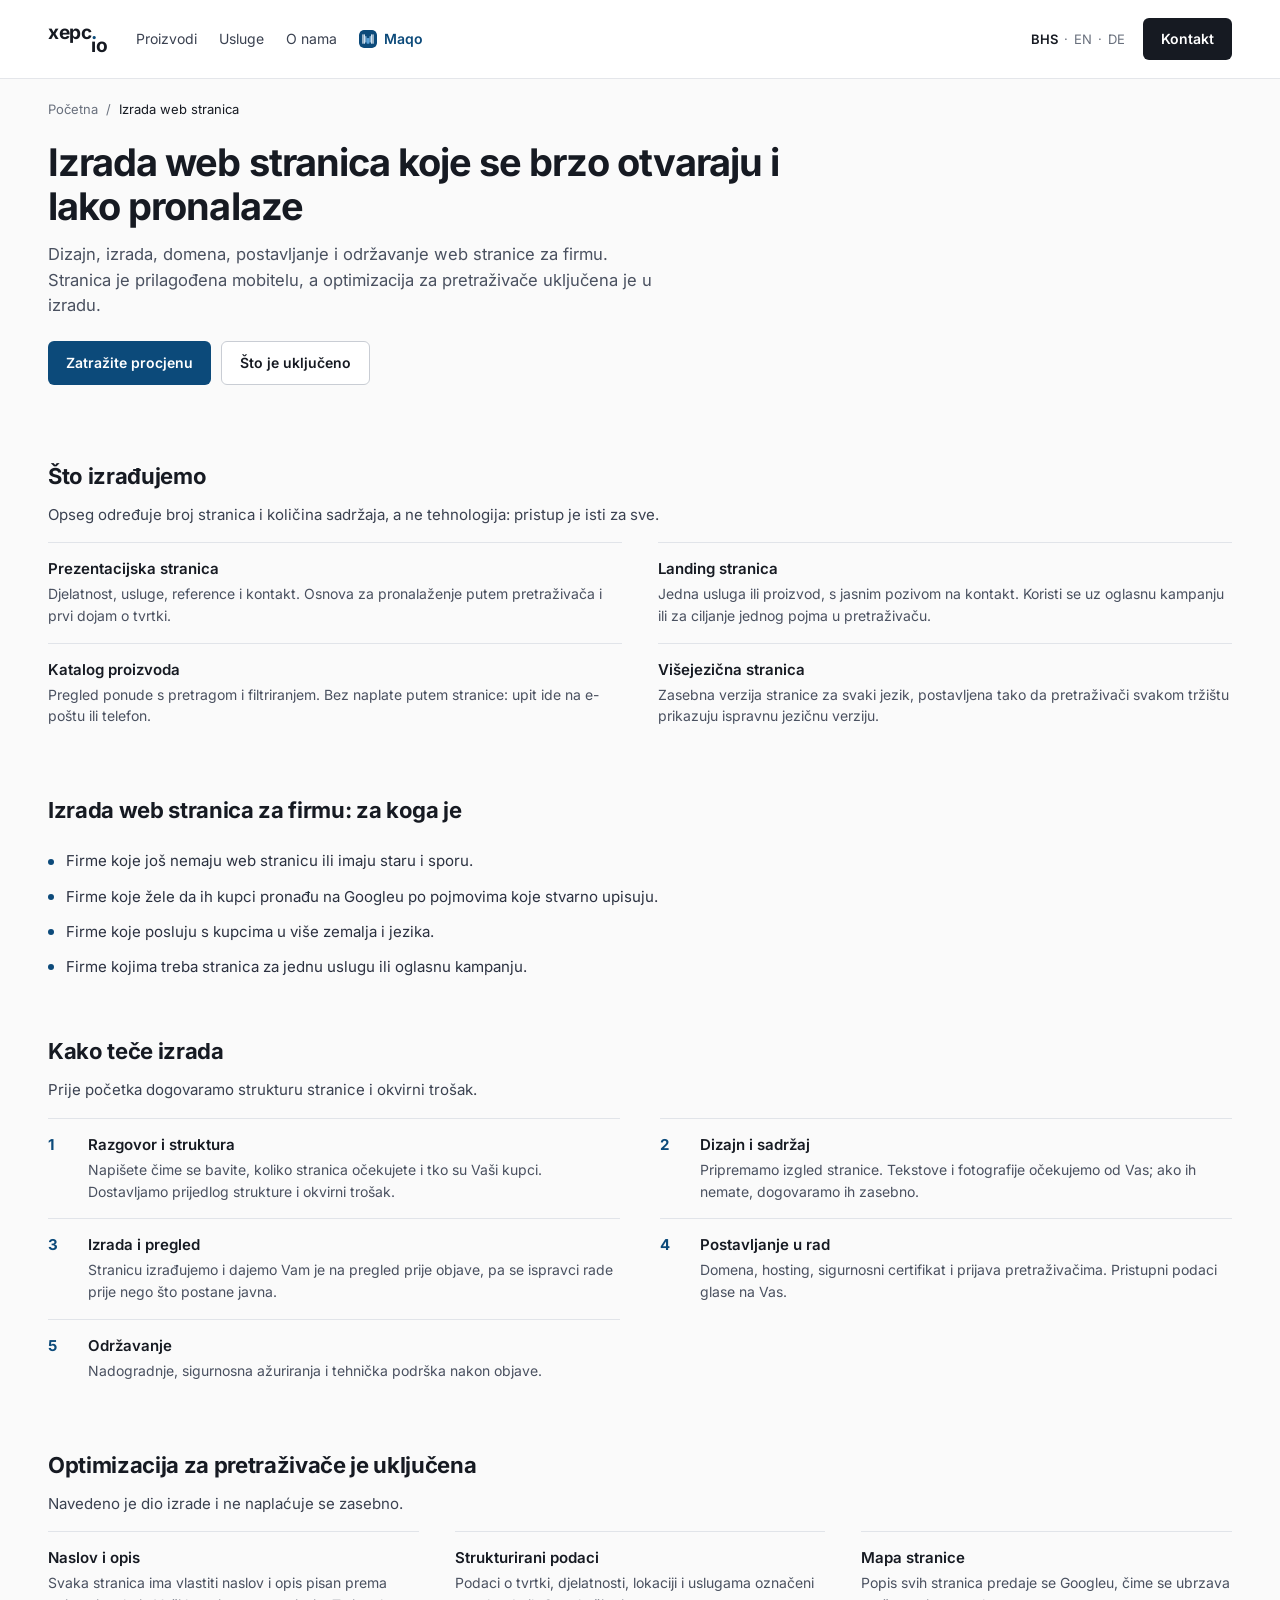
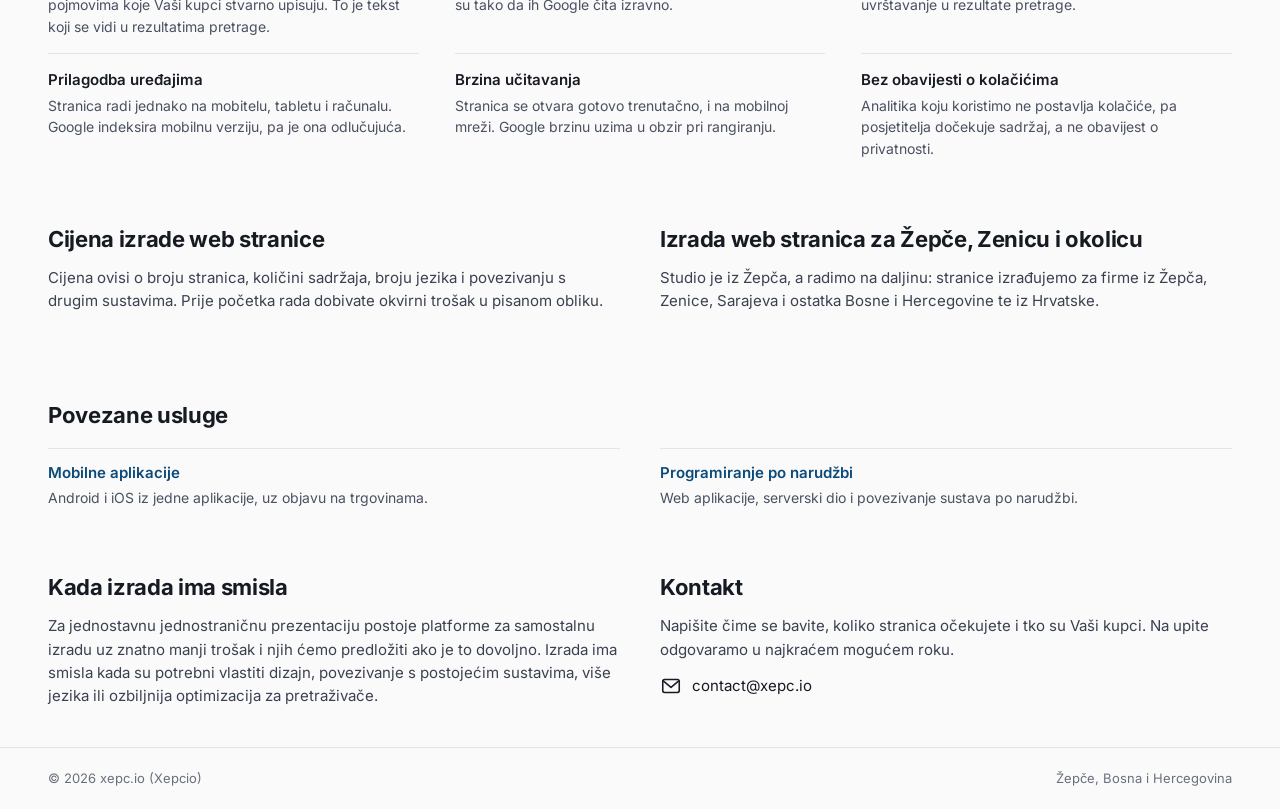
<file: izrada-web-stranica/index.html>
<!doctype html>
<html lang="hr">
<head>
<meta charset="utf-8">
<meta name="viewport" content="width=device-width, initial-scale=1">
<title>Izrada web stranica za firme | xepc.io</title>
<meta name="description" content="Izrada web stranica za firme: dizajn, izrada, domena, postavljanje i održavanje. Brza stranica prilagođena mobitelu, SEO optimizacija je u cijeni.">
<link rel="canonical" href="https://xepc.io/izrada-web-stranica">
<link rel="alternate" hreflang="hr" href="https://xepc.io/izrada-web-stranica">
<link rel="alternate" hreflang="bs" href="https://xepc.io/izrada-web-stranica">
<link rel="alternate" hreflang="en" href="https://xepc.io/en/izrada-web-stranica">
<link rel="alternate" hreflang="de" href="https://xepc.io/de/izrada-web-stranica">
<link rel="alternate" hreflang="x-default" href="https://xepc.io/izrada-web-stranica">
<meta name="robots" content="index, follow, max-image-preview:large">
<meta name="theme-color" content="#ffffff">
<link rel="icon" href="../assets/favicon.svg?v=2" type="image/svg+xml">
<link rel="icon" href="../assets/icon-32.png?v=2" type="image/png" sizes="32x32">
<link rel="apple-touch-icon" href="../assets/apple-touch-icon.png?v=2">
<link rel="manifest" href="../assets/site.webmanifest">
<meta property="og:type" content="website">
<meta property="og:site_name" content="xepc.io">
<meta property="og:locale" content="hr_HR">
<meta property="og:url" content="https://xepc.io/izrada-web-stranica">
<meta property="og:title" content="Izrada web stranica za firme | xepc.io">
<meta property="og:description" content="Izrada web stranica za firme: dizajn, izrada, domena, postavljanje i održavanje. Brza stranica prilagođena mobitelu, SEO optimizacija je u cijeni.">
<meta property="og:image" content="https://xepc.io/assets/og.png">
<meta property="og:image:width" content="1200">
<meta property="og:image:height" content="630">
<meta name="twitter:card" content="summary_large_image">
<meta name="twitter:title" content="Izrada web stranica za firme | xepc.io">
<meta name="twitter:description" content="Izrada web stranica za firme: dizajn, izrada, domena, postavljanje i održavanje. Brza stranica prilagođena mobitelu, SEO optimizacija je u cijeni.">
<meta name="twitter:image" content="https://xepc.io/assets/og.png">
<script type="application/ld+json">
{
  "@context": "https://schema.org",
  "@graph": [
    {
      "@type": "Service",
      "@id": "https://xepc.io/izrada-web-stranica#service",
      "name": "Izrada web stranica",
      "serviceType": "Izrada web stranica",
      "description": "Izrada web stranica za firme: dizajn, izrada, domena, postavljanje i održavanje, uz optimizaciju za pretraživače.",
      "url": "https://xepc.io/izrada-web-stranica",
      "inLanguage": "hr",
      "provider": {
        "@id": "https://xepc.io/#org"
      },
      "areaServed": [
        {
          "@type": "Country",
          "name": "Bosna i Hercegovina"
        },
        {
          "@type": "Country",
          "name": "Hrvatska"
        }
      ]
    },
    {
      "@type": "BreadcrumbList",
      "itemListElement": [
        {
          "@type": "ListItem",
          "position": 1,
          "name": "Početna",
          "item": "https://xepc.io/"
        },
        {
          "@type": "ListItem",
          "position": 2,
          "name": "Izrada web stranica",
          "item": "https://xepc.io/izrada-web-stranica"
        }
      ]
    }
  ]
}
</script>
<link rel="preload" href="../assets/fonts/inter-latin-400-normal.woff2" as="font" type="font/woff2" crossorigin>
<link rel="stylesheet" href="../assets/site.css">
<link rel="stylesheet" href="../assets/service.css">
</head>
<body>
<svg width="0" height="0" style="position:absolute" aria-hidden="true"><defs>
<symbol id="mark" viewBox="0 0 100 100"><rect width="100" height="100" rx="24" fill="#0C4A7A"/><g stroke-width="6" stroke-linecap="round"><line x1="22" y1="27" x2="22" y2="73" stroke="#FFFFFF"/><line x1="30" y1="27" x2="30" y2="73" stroke="#DCEBF8"/><line x1="38" y1="37" x2="38" y2="66" stroke="#A9D2F3"/><line x1="46" y1="47" x2="46" y2="73" stroke="#6AB6F0"/><line x1="54" y1="47" x2="54" y2="73" stroke="#6AB6F0"/><line x1="62" y1="37" x2="62" y2="66" stroke="#A9D2F3"/><line x1="70" y1="27" x2="70" y2="73" stroke="#DCEBF8"/><line x1="78" y1="27" x2="78" y2="73" stroke="#FFFFFF"/></g></symbol>
<symbol id="i-menu" viewBox="0 0 24 24"><g fill="none" stroke="currentColor" stroke-width="1.8" stroke-linecap="round"><path d="M4 7h16M4 12h16M4 17h16"/></g></symbol>
<symbol id="i-mail" viewBox="0 0 24 24"><g fill="none" stroke="currentColor" stroke-width="1.7" stroke-linecap="round" stroke-linejoin="round"><rect x="3" y="5" width="18" height="14" rx="2"/><path d="M3.5 6.5l8.5 7 8.5-7"/></g></symbol>
</defs></svg>
<header class="v3-nav" id="top">
  <a class="v3-logo" href="/" data-ll aria-label="xepc.io">xepc<span class="d">.</span><span class="l2"><span class="h">xepc</span>ıo</span></a>
  <nav>
    <a href="/#products" data-ll data-i18n="nav_products">Proizvodi</a><a href="/#services" data-ll data-i18n="nav_services">Usluge</a><a href="/#about" data-ll data-i18n="nav_about">O nama</a><a class="mq" href="https://maqo.xepc.io/"><svg aria-hidden="true"><use href="#mark"/></svg>Maqo</a>
  </nav>
  <div class="r">
    <div class="langs" role="group" aria-label="Jezik"><a class="lang-opt on" data-l="hr" href="/izrada-web-stranica" hreflang="hr">BHS</a><span aria-hidden="true">·</span><a class="lang-opt" data-l="en" href="/en/izrada-web-stranica" hreflang="en">EN</a><span aria-hidden="true">·</span><a class="lang-opt" data-l="de" href="/de/izrada-web-stranica" hreflang="de">DE</a></div>
    <a class="v3-btn" href="#contact" data-i18n="nav_contact">Kontakt</a>
  </div>
  <button class="v3-menu" id="menuBtn" type="button" aria-expanded="false"><svg class="mi" aria-hidden="true"><use href="#i-menu"/></svg><span data-i18n="nav_menu">Izbornik</span></button>
</header>
<main>
  <nav class="sv-crumb" aria-label="Breadcrumb"><a href="/" data-ll data-i18n="crumb_home">Početna</a><span aria-hidden="true">/</span><span data-i18n="crumb_here">Izrada web stranica</span></nav>
  <section class="v3-hero sv-hero">
    <h1 data-i18n="h1">Izrada web stranica koje se brzo otvaraju i lako pronalaze</h1>
    <p data-i18n="hero_p">Dizajn, izrada, domena, postavljanje i održavanje web stranice za firmu. Stranica je prilagođena mobitelu, a optimizacija za pretraživače uključena je u izradu.</p>
    <div class="btns"><a class="v3-btn a" href="#contact" data-i18n="cta1">Zatražite procjenu</a><a class="v3-btn o" href="#dobivate" data-i18n="cta2">Što je uključeno</a></div>
  </section>
  <section class="v3-s" id="sto">
    <h2 data-i18n="sto_h2">Što izrađujemo</h2>
    <p class="sv-intro" data-i18n="sto_p">Opseg određuje broj stranica i količina sadržaja, a ne tehnologija: pristup je isti za sve.</p>
    <div class="sv-grid c2">
      <div><h3 data-i18n="sto1_t">Prezentacijska stranica</h3><p data-i18n="sto1_d">Djelatnost, usluge, reference i kontakt. Osnova za pronalaženje putem pretraživača i prvi dojam o tvrtki.</p></div>
      <div><h3 data-i18n="sto2_t">Landing stranica</h3><p data-i18n="sto2_d">Jedna usluga ili proizvod, s jasnim pozivom na kontakt. Koristi se uz oglasnu kampanju ili za ciljanje jednog pojma u pretraživaču.</p></div>
      <div><h3 data-i18n="sto3_t">Katalog proizvoda</h3><p data-i18n="sto3_d">Pregled ponude s pretragom i filtriranjem. Bez naplate putem stranice: upit ide na e-poštu ili telefon.</p></div>
      <div><h3 data-i18n="sto4_t">Višejezična stranica</h3><p data-i18n="sto4_d">Zasebna verzija stranice za svaki jezik, postavljena tako da pretraživači svakom tržištu prikazuju ispravnu jezičnu verziju.</p></div>
    </div>
  </section>
  <section class="v3-s" id="za-koga">
    <h2 data-i18n="za_koga_h2">Izrada web stranica za firmu: za koga je</h2>
    <ul class="sv-list">
      <li><i></i><span data-i18n="za_koga1">Firme koje još nemaju web stranicu ili imaju staru i sporu.</span></li>
      <li><i></i><span data-i18n="za_koga2">Firme koje žele da ih kupci pronađu na Googleu po pojmovima koje stvarno upisuju.</span></li>
      <li><i></i><span data-i18n="za_koga3">Firme koje posluju s kupcima u više zemalja i jezika.</span></li>
      <li><i></i><span data-i18n="za_koga4">Firme kojima treba stranica za jednu uslugu ili oglasnu kampanju.</span></li>
    </ul>
  </section>
  <section class="v3-s" id="kako">
    <h2 data-i18n="kako_h2">Kako teče izrada</h2>
    <p class="sv-intro" data-i18n="kako_p">Prije početka dogovaramo strukturu stranice i okvirni trošak.</p>
    <ol class="sv-steps">
      <li><span class="n">1</span><h3 data-i18n="kako1_t">Razgovor i struktura</h3><p data-i18n="kako1_d">Napišete čime se bavite, koliko stranica očekujete i tko su Vaši kupci. Dostavljamo prijedlog strukture i okvirni trošak.</p></li>
      <li><span class="n">2</span><h3 data-i18n="kako2_t">Dizajn i sadržaj</h3><p data-i18n="kako2_d">Pripremamo izgled stranice. Tekstove i fotografije očekujemo od Vas; ako ih nemate, dogovaramo ih zasebno.</p></li>
      <li><span class="n">3</span><h3 data-i18n="kako3_t">Izrada i pregled</h3><p data-i18n="kako3_d">Stranicu izrađujemo i dajemo Vam je na pregled prije objave, pa se ispravci rade prije nego što postane javna.</p></li>
      <li><span class="n">4</span><h3 data-i18n="kako4_t">Postavljanje u rad</h3><p data-i18n="kako4_d">Domena, hosting, sigurnosni certifikat i prijava pretraživačima. Pristupni podaci glase na Vas.</p></li>
      <li><span class="n">5</span><h3 data-i18n="kako5_t">Održavanje</h3><p data-i18n="kako5_d">Nadogradnje, sigurnosna ažuriranja i tehnička podrška nakon objave.</p></li>
    </ol>
  </section>
  <section class="v3-s" id="dobivate">
    <h2 data-i18n="dobivate_h2">Optimizacija za pretraživače je uključena</h2>
    <p class="sv-intro" data-i18n="dobivate_p">Navedeno je dio izrade i ne naplaćuje se zasebno.</p>
    <div class="sv-grid">
      <div><h3 data-i18n="dobivate1_t">Naslov i opis</h3><p data-i18n="dobivate1_d">Svaka stranica ima vlastiti naslov i opis pisan prema pojmovima koje Vaši kupci stvarno upisuju. To je tekst koji se vidi u rezultatima pretrage.</p></div>
      <div><h3 data-i18n="dobivate2_t">Strukturirani podaci</h3><p data-i18n="dobivate2_d">Podaci o tvrtki, djelatnosti, lokaciji i uslugama označeni su tako da ih Google čita izravno.</p></div>
      <div><h3 data-i18n="dobivate3_t">Mapa stranice</h3><p data-i18n="dobivate3_d">Popis svih stranica predaje se Googleu, čime se ubrzava uvrštavanje u rezultate pretrage.</p></div>
      <div><h3 data-i18n="dobivate4_t">Prilagodba uređajima</h3><p data-i18n="dobivate4_d">Stranica radi jednako na mobitelu, tabletu i računalu. Google indeksira mobilnu verziju, pa je ona odlučujuća.</p></div>
      <div><h3 data-i18n="dobivate5_t">Brzina učitavanja</h3><p data-i18n="dobivate5_d">Stranica se otvara gotovo trenutačno, i na mobilnoj mreži. Google brzinu uzima u obzir pri rangiranju.</p></div>
      <div><h3 data-i18n="dobivate6_t">Bez obavijesti o kolačićima</h3><p data-i18n="dobivate6_d">Analitika koju koristimo ne postavlja kolačiće, pa posjetitelja dočekuje sadržaj, a ne obavijest o privatnosti.</p></div>
    </div>
  </section>
  <section class="v3-two sv-two">
    <div id="cijena"><h2 data-i18n="cijena_h2">Cijena izrade web stranice</h2><p data-i18n="cijena_p">Cijena ovisi o broju stranica, količini sadržaja, broju jezika i povezivanju s drugim sustavima. Prije početka rada dobivate okvirni trošak u pisanom obliku.</p></div>
    <div id="lokacija"><h2 data-i18n="lokacija_h2">Izrada web stranica za Žepče, Zenicu i okolicu</h2><p data-i18n="lokacija_p">Studio je iz Žepča, a radimo na daljinu: stranice izrađujemo za firme iz Žepča, Zenice, Sarajeva i ostatka Bosne i Hercegovine te iz Hrvatske.</p></div>
  </section>
  <section class="v3-s">
    <h2 data-i18n="rel_h2">Povezane usluge</h2>
    <ul class="v3-more sv-rel">
      <li><a href="/izrada-mobilnih-aplikacija" data-ll data-i18n="rel1_t">Mobilne aplikacije</a><em data-i18n="rel1_d">Android i iOS iz jedne aplikacije, uz objavu na trgovinama.</em></li>
      <li><a href="/programiranje" data-ll data-i18n="rel2_t">Programiranje po narudžbi</a><em data-i18n="rel2_d">Web aplikacije, serverski dio i povezivanje sustava po narudžbi.</em></li>
    </ul>
  </section>
  <section class="v3-two">
    <div><h2 data-i18n="note_h2">Kada izrada ima smisla</h2><p data-i18n="note_p">Za jednostavnu jednostraničnu prezentaciju postoje platforme za samostalnu izradu uz znatno manji trošak i njih ćemo predložiti ako je to dovoljno. Izrada ima smisla kada su potrebni vlastiti dizajn, povezivanje s postojećim sustavima, više jezika ili ozbiljnija optimizacija za pretraživače.</p></div>
    <div id="contact"><h2 data-i18n="nav_contact">Kontakt</h2><p data-i18n="contact_p">Napišite čime se bavite, koliko stranica očekujete i tko su Vaši kupci. Na upite odgovaramo u najkraćem mogućem roku.</p><ul><li><svg class="mi" aria-hidden="true"><use href="#i-mail"/></svg><a class="nw" href="mailto:contact@xepc.io">contact@xepc.io</a></li></ul></div>
  </section>
</main>
<footer class="v3-foot"><span>© 2026 xepc.io (Xepcio)</span><span data-i18n="foot_loc">Žepče, Bosna i Hercegovina</span></footer>
<script>
(function(){
  var h=document.getElementById('top'),b=document.getElementById('menuBtn');
  b.addEventListener('click',function(){var o=h.classList.toggle('open');b.setAttribute('aria-expanded',o?'true':'false');});
  h.addEventListener('click',function(e){if(e.target.closest('nav a, .v3-btn')){h.classList.remove('open');b.setAttribute('aria-expanded','false');}});
})();
</script>
<!-- Cloudflare Web Analytics --><script defer src="https://static.cloudflareinsights.com/beacon.min.js" data-cf-beacon='{"token": "db31a748cdc54001bd8d1a26a28076dd"}'></script>
</body>
</html>
</file>
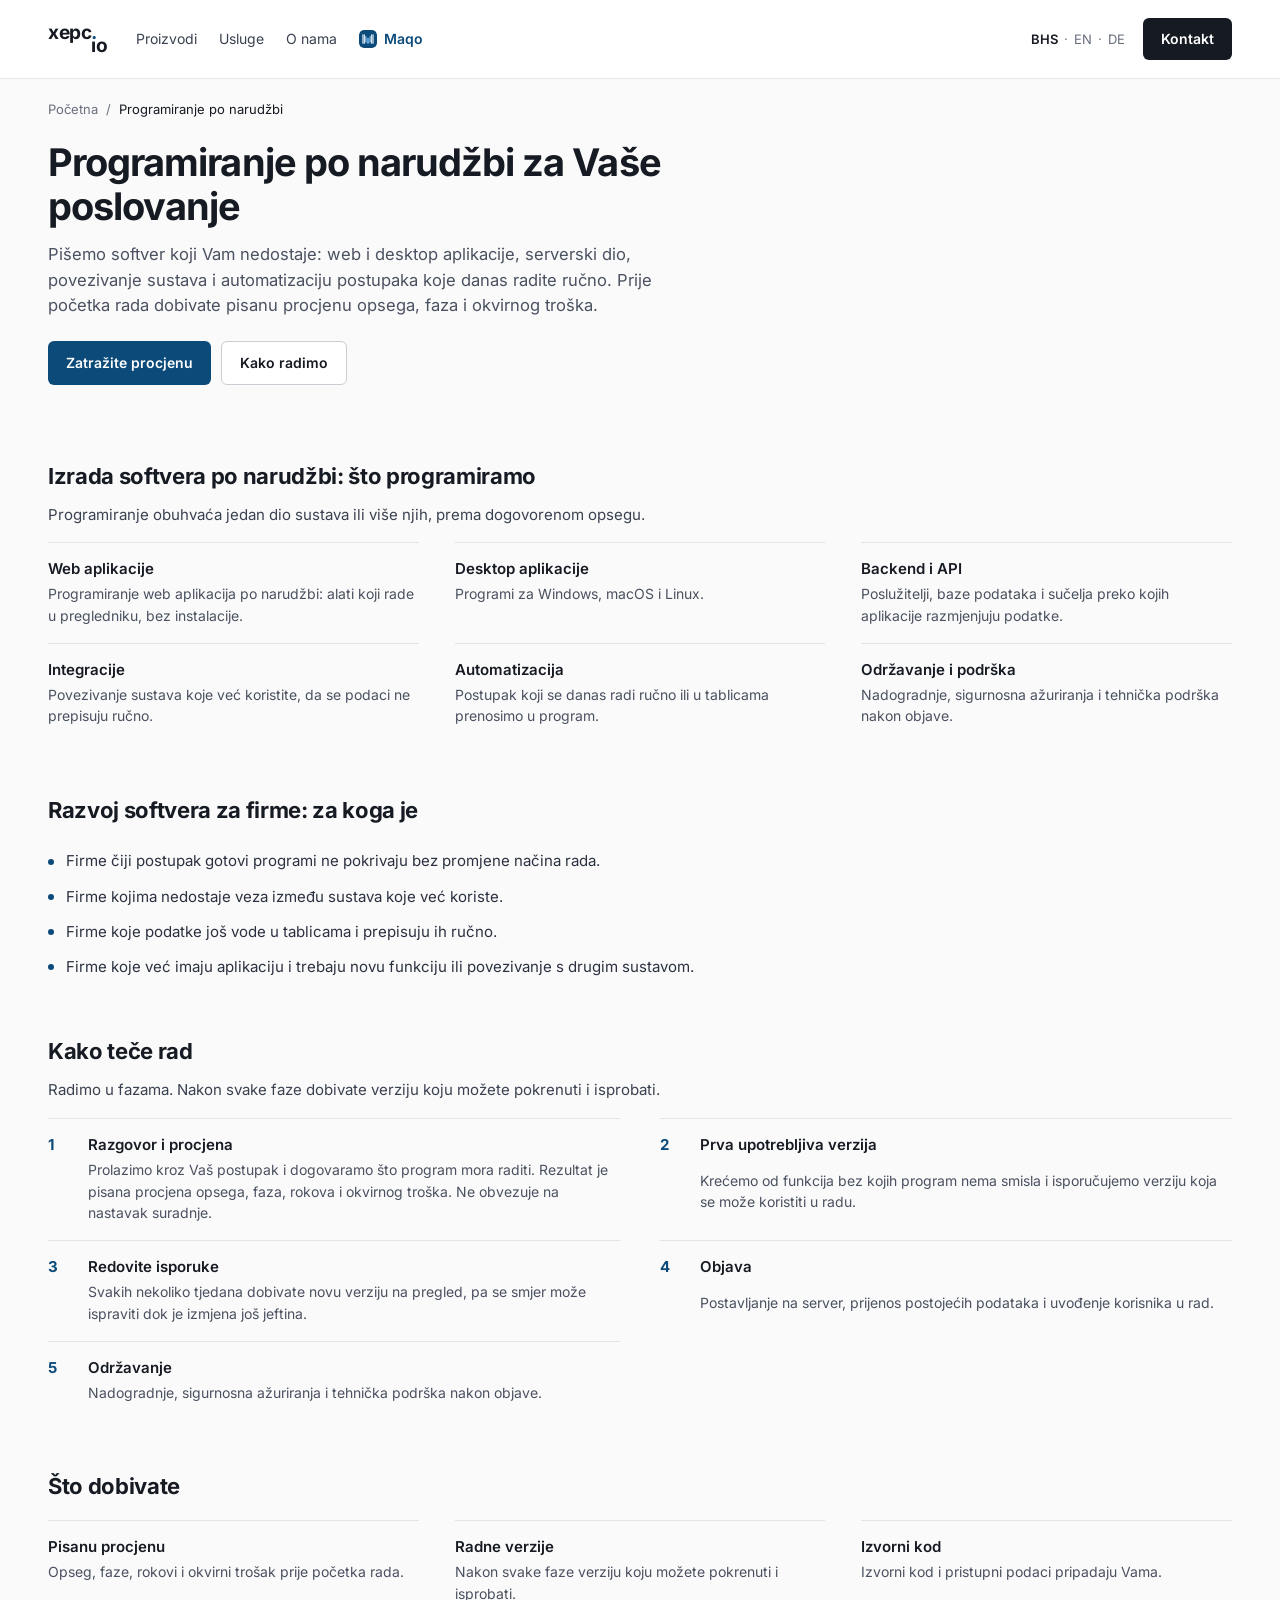
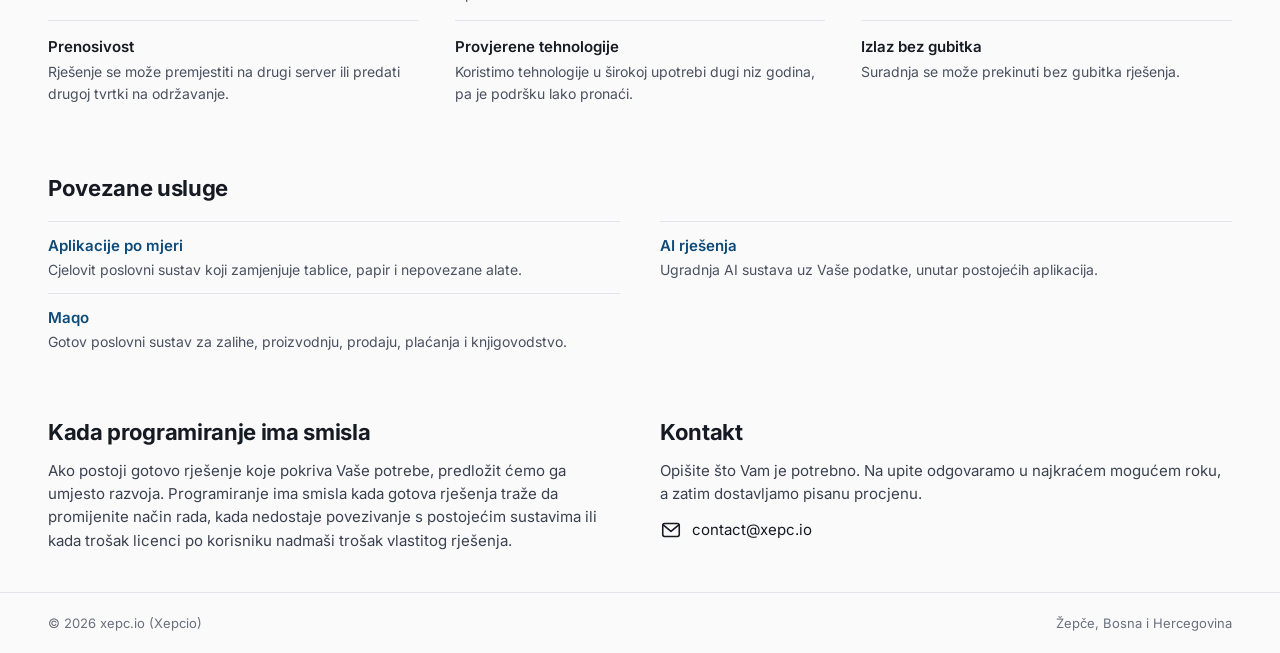
<file: programiranje/index.html>
<!doctype html>
<html lang="hr">
<head>
<meta charset="utf-8">
<meta name="viewport" content="width=device-width, initial-scale=1">
<title>Programiranje po narudžbi: web, mobilno, desktop | xepc.io</title>
<meta name="description" content="Programiranje web, mobilnih i desktop aplikacija i serverskih sustava po narudžbi. Rad u fazama, verzija za isprobavanje, pisana procjena prije početka.">
<link rel="canonical" href="https://xepc.io/programiranje">
<link rel="alternate" hreflang="hr" href="https://xepc.io/programiranje">
<link rel="alternate" hreflang="bs" href="https://xepc.io/programiranje">
<link rel="alternate" hreflang="en" href="https://xepc.io/en/programiranje">
<link rel="alternate" hreflang="de" href="https://xepc.io/de/programiranje">
<link rel="alternate" hreflang="x-default" href="https://xepc.io/programiranje">
<meta name="robots" content="index, follow, max-image-preview:large">
<meta name="theme-color" content="#ffffff">
<link rel="icon" href="../assets/favicon.svg?v=2" type="image/svg+xml">
<link rel="icon" href="../assets/icon-32.png?v=2" type="image/png" sizes="32x32">
<link rel="apple-touch-icon" href="../assets/apple-touch-icon.png?v=2">
<link rel="manifest" href="../assets/site.webmanifest">
<meta property="og:type" content="website">
<meta property="og:site_name" content="xepc.io">
<meta property="og:locale" content="hr_HR">
<meta property="og:url" content="https://xepc.io/programiranje">
<meta property="og:title" content="Programiranje po narudžbi: web, mobilno, desktop | xepc.io">
<meta property="og:description" content="Programiranje web, mobilnih i desktop aplikacija i serverskih sustava po narudžbi. Rad u fazama, verzija za isprobavanje, pisana procjena prije početka.">
<meta property="og:image" content="https://xepc.io/assets/og.png">
<meta property="og:image:width" content="1200">
<meta property="og:image:height" content="630">
<meta name="twitter:card" content="summary_large_image">
<meta name="twitter:title" content="Programiranje po narudžbi: web, mobilno, desktop | xepc.io">
<meta name="twitter:description" content="Programiranje web, mobilnih i desktop aplikacija i serverskih sustava po narudžbi. Rad u fazama, verzija za isprobavanje, pisana procjena prije početka.">
<meta name="twitter:image" content="https://xepc.io/assets/og.png">
<script type="application/ld+json">
{
  "@context": "https://schema.org",
  "@graph": [
    {
      "@type": "Service",
      "@id": "https://xepc.io/programiranje#service",
      "name": "Programiranje po narudžbi",
      "serviceType": "Razvoj softvera",
      "description": "Programiranje web, mobilnih i desktop aplikacija i serverskih sustava po narudžbi, u fazama i s pisanom procjenom prije početka.",
      "url": "https://xepc.io/programiranje",
      "inLanguage": "hr",
      "provider": {
        "@id": "https://xepc.io/#org"
      },
      "areaServed": [
        {
          "@type": "Country",
          "name": "Bosna i Hercegovina"
        },
        {
          "@type": "Country",
          "name": "Hrvatska"
        }
      ]
    },
    {
      "@type": "BreadcrumbList",
      "itemListElement": [
        {
          "@type": "ListItem",
          "position": 1,
          "name": "Početna",
          "item": "https://xepc.io/"
        },
        {
          "@type": "ListItem",
          "position": 2,
          "name": "Programiranje po narudžbi",
          "item": "https://xepc.io/programiranje"
        }
      ]
    }
  ]
}
</script>
<link rel="preload" href="../assets/fonts/inter-latin-400-normal.woff2" as="font" type="font/woff2" crossorigin>
<link rel="stylesheet" href="../assets/site.css">
<link rel="stylesheet" href="../assets/service.css">
</head>
<body>
<svg width="0" height="0" style="position:absolute" aria-hidden="true"><defs>
<symbol id="mark" viewBox="0 0 100 100"><rect width="100" height="100" rx="24" fill="#0C4A7A"/><g stroke-width="6" stroke-linecap="round"><line x1="22" y1="27" x2="22" y2="73" stroke="#FFFFFF"/><line x1="30" y1="27" x2="30" y2="73" stroke="#DCEBF8"/><line x1="38" y1="37" x2="38" y2="66" stroke="#A9D2F3"/><line x1="46" y1="47" x2="46" y2="73" stroke="#6AB6F0"/><line x1="54" y1="47" x2="54" y2="73" stroke="#6AB6F0"/><line x1="62" y1="37" x2="62" y2="66" stroke="#A9D2F3"/><line x1="70" y1="27" x2="70" y2="73" stroke="#DCEBF8"/><line x1="78" y1="27" x2="78" y2="73" stroke="#FFFFFF"/></g></symbol>
<symbol id="i-menu" viewBox="0 0 24 24"><g fill="none" stroke="currentColor" stroke-width="1.8" stroke-linecap="round"><path d="M4 7h16M4 12h16M4 17h16"/></g></symbol>
<symbol id="i-mail" viewBox="0 0 24 24"><g fill="none" stroke="currentColor" stroke-width="1.7" stroke-linecap="round" stroke-linejoin="round"><rect x="3" y="5" width="18" height="14" rx="2"/><path d="M3.5 6.5l8.5 7 8.5-7"/></g></symbol>
</defs></svg>
<header class="v3-nav" id="top">
  <a class="v3-logo" href="/" data-ll aria-label="xepc.io">xepc<span class="d">.</span><span class="l2"><span class="h">xepc</span>ıo</span></a>
  <nav>
    <a href="/#products" data-ll data-i18n="nav_products">Proizvodi</a><a href="/#services" data-ll data-i18n="nav_services">Usluge</a><a href="/#about" data-ll data-i18n="nav_about">O nama</a><a class="mq" href="https://maqo.xepc.io/"><svg aria-hidden="true"><use href="#mark"/></svg>Maqo</a>
  </nav>
  <div class="r">
    <div class="langs" role="group" aria-label="Jezik"><a class="lang-opt on" data-l="hr" href="/programiranje" hreflang="hr">BHS</a><span aria-hidden="true">·</span><a class="lang-opt" data-l="en" href="/en/programiranje" hreflang="en">EN</a><span aria-hidden="true">·</span><a class="lang-opt" data-l="de" href="/de/programiranje" hreflang="de">DE</a></div>
    <a class="v3-btn" href="#contact" data-i18n="nav_contact">Kontakt</a>
  </div>
  <button class="v3-menu" id="menuBtn" type="button" aria-expanded="false"><svg class="mi" aria-hidden="true"><use href="#i-menu"/></svg><span data-i18n="nav_menu">Izbornik</span></button>
</header>
<main>
  <nav class="sv-crumb" aria-label="Breadcrumb"><a href="/" data-ll data-i18n="crumb_home">Početna</a><span aria-hidden="true">/</span><span data-i18n="crumb_here">Programiranje po narudžbi</span></nav>
  <section class="v3-hero sv-hero">
    <h1 data-i18n="h1">Programiranje po narudžbi za Vaše poslovanje</h1>
    <p data-i18n="hero_p">Pišemo softver koji Vam nedostaje: web i desktop aplikacije, serverski dio, povezivanje sustava i automatizaciju postupaka koje danas radite ručno. Prije početka rada dobivate pisanu procjenu opsega, faza i okvirnog troška.</p>
    <div class="btns"><a class="v3-btn a" href="#contact" data-i18n="cta1">Zatražite procjenu</a><a class="v3-btn o" href="#kako" data-i18n="cta2">Kako radimo</a></div>
  </section>
  <section class="v3-s" id="sto">
    <h2 data-i18n="sto_h2">Izrada softvera po narudžbi: što programiramo</h2>
    <p class="sv-intro" data-i18n="sto_p">Programiranje obuhvaća jedan dio sustava ili više njih, prema dogovorenom opsegu.</p>
    <div class="sv-grid">
      <div><h3 data-i18n="sto1_t">Web aplikacije</h3><p data-i18n="sto1_d">Programiranje web aplikacija po narudžbi: alati koji rade u pregledniku, bez instalacije.</p></div>
      <div><h3 data-i18n="sto2_t">Desktop aplikacije</h3><p data-i18n="sto2_d">Programi za Windows, macOS i Linux.</p></div>
      <div><h3 data-i18n="sto3_t">Backend i API</h3><p data-i18n="sto3_d">Poslužitelji, baze podataka i sučelja preko kojih aplikacije razmjenjuju podatke.</p></div>
      <div><h3 data-i18n="sto4_t">Integracije</h3><p data-i18n="sto4_d">Povezivanje sustava koje već koristite, da se podaci ne prepisuju ručno.</p></div>
      <div><h3 data-i18n="sto5_t">Automatizacija</h3><p data-i18n="sto5_d">Postupak koji se danas radi ručno ili u tablicama prenosimo u program.</p></div>
      <div><h3 data-i18n="sto6_t">Održavanje i podrška</h3><p data-i18n="sto6_d">Nadogradnje, sigurnosna ažuriranja i tehnička podrška nakon objave.</p></div>
    </div>
  </section>
  <section class="v3-s" id="za-koga">
    <h2 data-i18n="za_koga_h2">Razvoj softvera za firme: za koga je</h2>
    <ul class="sv-list">
      <li><i></i><span data-i18n="za_koga1">Firme čiji postupak gotovi programi ne pokrivaju bez promjene načina rada.</span></li>
      <li><i></i><span data-i18n="za_koga2">Firme kojima nedostaje veza između sustava koje već koriste.</span></li>
      <li><i></i><span data-i18n="za_koga3">Firme koje podatke još vode u tablicama i prepisuju ih ručno.</span></li>
      <li><i></i><span data-i18n="za_koga4">Firme koje već imaju aplikaciju i trebaju novu funkciju ili povezivanje s drugim sustavom.</span></li>
    </ul>
  </section>
  <section class="v3-s" id="kako">
    <h2 data-i18n="kako_h2">Kako teče rad</h2>
    <p class="sv-intro" data-i18n="kako_p">Radimo u fazama. Nakon svake faze dobivate verziju koju možete pokrenuti i isprobati.</p>
    <ol class="sv-steps">
      <li><span class="n">1</span><h3 data-i18n="kako1_t">Razgovor i procjena</h3><p data-i18n="kako1_d">Prolazimo kroz Vaš postupak i dogovaramo što program mora raditi. Rezultat je pisana procjena opsega, faza, rokova i okvirnog troška. Ne obvezuje na nastavak suradnje.</p></li>
      <li><span class="n">2</span><h3 data-i18n="kako2_t">Prva upotrebljiva verzija</h3><p data-i18n="kako2_d">Krećemo od funkcija bez kojih program nema smisla i isporučujemo verziju koja se može koristiti u radu.</p></li>
      <li><span class="n">3</span><h3 data-i18n="kako3_t">Redovite isporuke</h3><p data-i18n="kako3_d">Svakih nekoliko tjedana dobivate novu verziju na pregled, pa se smjer može ispraviti dok je izmjena još jeftina.</p></li>
      <li><span class="n">4</span><h3 data-i18n="kako4_t">Objava</h3><p data-i18n="kako4_d">Postavljanje na server, prijenos postojećih podataka i uvođenje korisnika u rad.</p></li>
      <li><span class="n">5</span><h3 data-i18n="kako5_t">Održavanje</h3><p data-i18n="kako5_d">Nadogradnje, sigurnosna ažuriranja i tehnička podrška nakon objave.</p></li>
    </ol>
  </section>
  <section class="v3-s" id="dobivate">
    <h2 data-i18n="dobivate_h2">Što dobivate</h2>
    <div class="sv-grid">
      <div><h3 data-i18n="dobivate1_t">Pisanu procjenu</h3><p data-i18n="dobivate1_d">Opseg, faze, rokovi i okvirni trošak prije početka rada.</p></div>
      <div><h3 data-i18n="dobivate2_t">Radne verzije</h3><p data-i18n="dobivate2_d">Nakon svake faze verziju koju možete pokrenuti i isprobati.</p></div>
      <div><h3 data-i18n="dobivate3_t">Izvorni kod</h3><p data-i18n="dobivate3_d">Izvorni kod i pristupni podaci pripadaju Vama.</p></div>
      <div><h3 data-i18n="dobivate4_t">Prenosivost</h3><p data-i18n="dobivate4_d">Rješenje se može premjestiti na drugi server ili predati drugoj tvrtki na održavanje.</p></div>
      <div><h3 data-i18n="dobivate5_t">Provjerene tehnologije</h3><p data-i18n="dobivate5_d">Koristimo tehnologije u širokoj upotrebi dugi niz godina, pa je podršku lako pronaći.</p></div>
      <div><h3 data-i18n="dobivate6_t">Izlaz bez gubitka</h3><p data-i18n="dobivate6_d">Suradnja se može prekinuti bez gubitka rješenja.</p></div>
    </div>
  </section>
  <section class="v3-s">
    <h2 data-i18n="rel_h2">Povezane usluge</h2>
    <ul class="v3-more sv-rel">
      <li><a href="/izrada-aplikacija-po-mjeri" data-ll data-i18n="rel1_t">Aplikacije po mjeri</a><em data-i18n="rel1_d">Cjelovit poslovni sustav koji zamjenjuje tablice, papir i nepovezane alate.</em></li>
      <li><a href="/ai-rjesenja" data-ll data-i18n="rel2_t">AI rješenja</a><em data-i18n="rel2_d">Ugradnja AI sustava uz Vaše podatke, unutar postojećih aplikacija.</em></li>
      <li><a href="https://maqo.xepc.io/" data-i18n="rel3_t">Maqo</a><em data-i18n="rel3_d">Gotov poslovni sustav za zalihe, proizvodnju, prodaju, plaćanja i knjigovodstvo.</em></li>
    </ul>
  </section>
  <section class="v3-two">
    <div><h2 data-i18n="note_h2">Kada programiranje ima smisla</h2><p data-i18n="note_p">Ako postoji gotovo rješenje koje pokriva Vaše potrebe, predložit ćemo ga umjesto razvoja. Programiranje ima smisla kada gotova rješenja traže da promijenite način rada, kada nedostaje povezivanje s postojećim sustavima ili kada trošak licenci po korisniku nadmaši trošak vlastitog rješenja.</p></div>
    <div id="contact"><h2 data-i18n="nav_contact">Kontakt</h2><p data-i18n="contact_p">Opišite što Vam je potrebno. Na upite odgovaramo u najkraćem mogućem roku, a zatim dostavljamo pisanu procjenu.</p><ul><li><svg class="mi" aria-hidden="true"><use href="#i-mail"/></svg><a class="nw" href="mailto:contact@xepc.io">contact@xepc.io</a></li></ul></div>
  </section>
</main>
<footer class="v3-foot"><span>© 2026 xepc.io (Xepcio)</span><span data-i18n="foot_loc">Žepče, Bosna i Hercegovina</span></footer>
<script>
(function(){
  var h=document.getElementById('top'),b=document.getElementById('menuBtn');
  b.addEventListener('click',function(){var o=h.classList.toggle('open');b.setAttribute('aria-expanded',o?'true':'false');});
  h.addEventListener('click',function(e){if(e.target.closest('nav a, .v3-btn')){h.classList.remove('open');b.setAttribute('aria-expanded','false');}});
})();
</script>
<!-- Cloudflare Web Analytics --><script defer src="https://static.cloudflareinsights.com/beacon.min.js" data-cf-beacon='{"token": "db31a748cdc54001bd8d1a26a28076dd"}'></script>
</body>
</html>
</file>
<file: assets/home.css>
/* Bricolage Grotesque 5.3.0 (@fontsource/bricolage-grotesque, OFL), self-hosted. Weights 400/600/700, latin + latin-ext (covers č ć đ š ž). */
@font-face{font-family:"Bricolage Grotesque";font-style:normal;font-display:swap;font-weight:400;src:url(fonts/bricolage-grotesque-latin-ext-400-normal.woff2) format("woff2");unicode-range:U+0100-02BA,U+02BD-02C5,U+02C7-02CC,U+02CE-02D7,U+02DD-02FF,U+0304,U+0308,U+0329,U+1D00-1DBF,U+1E00-1E9F,U+1EF2-1EFF,U+2020,U+20A0-20AB,U+20AD-20C0,U+2113,U+2C60-2C7F,U+A720-A7FF}
@font-face{font-family:"Bricolage Grotesque";font-style:normal;font-display:swap;font-weight:600;src:url(fonts/bricolage-grotesque-latin-ext-600-normal.woff2) format("woff2");unicode-range:U+0100-02BA,U+02BD-02C5,U+02C7-02CC,U+02CE-02D7,U+02DD-02FF,U+0304,U+0308,U+0329,U+1D00-1DBF,U+1E00-1E9F,U+1EF2-1EFF,U+2020,U+20A0-20AB,U+20AD-20C0,U+2113,U+2C60-2C7F,U+A720-A7FF}
@font-face{font-family:"Bricolage Grotesque";font-style:normal;font-display:swap;font-weight:700;src:url(fonts/bricolage-grotesque-latin-ext-700-normal.woff2) format("woff2");unicode-range:U+0100-02BA,U+02BD-02C5,U+02C7-02CC,U+02CE-02D7,U+02DD-02FF,U+0304,U+0308,U+0329,U+1D00-1DBF,U+1E00-1E9F,U+1EF2-1EFF,U+2020,U+20A0-20AB,U+20AD-20C0,U+2113,U+2C60-2C7F,U+A720-A7FF}
@font-face{font-family:"Bricolage Grotesque";font-style:normal;font-display:swap;font-weight:400;src:url(fonts/bricolage-grotesque-latin-400-normal.woff2) format("woff2");unicode-range:U+0000-00FF,U+0131,U+0152-0153,U+02BB-02BC,U+02C6,U+02DA,U+02DC,U+0304,U+0308,U+0329,U+2000-206F,U+20AC,U+2122,U+2191,U+2193,U+2212,U+2215,U+FEFF}
@font-face{font-family:"Bricolage Grotesque";font-style:normal;font-display:swap;font-weight:600;src:url(fonts/bricolage-grotesque-latin-600-normal.woff2) format("woff2");unicode-range:U+0000-00FF,U+0131,U+0152-0153,U+02BB-02BC,U+02C6,U+02DA,U+02DC,U+0304,U+0308,U+0329,U+2000-206F,U+20AC,U+2122,U+2191,U+2193,U+2212,U+2215,U+FEFF}
@font-face{font-family:"Bricolage Grotesque";font-style:normal;font-display:swap;font-weight:700;src:url(fonts/bricolage-grotesque-latin-700-normal.woff2) format("woff2");unicode-range:U+0000-00FF,U+0131,U+0152-0153,U+02BB-02BC,U+02C6,U+02DA,U+02DC,U+0304,U+0308,U+0329,U+2000-206F,U+20AC,U+2122,U+2191,U+2193,U+2212,U+2215,U+FEFF}

/* xepc.io home page: bento layout. Loaded by index.html only; landing pages use site.css. */
[hidden]{display:none!important}
:root{--bg:#F3F2EE;--tile:#fff;--ink:#16171b;--mu:#5c5d63;--line:#dcdad3;--soft:#efeee9;--acc:#16171b;--accInk:#F3F2EE;--ff:"Bricolage Grotesque",system-ui,-apple-system,"Segoe UI",Roboto,sans-serif}
*{box-sizing:border-box;min-width:0}
html{-webkit-text-size-adjust:100%}
body{margin:0;background:var(--bg);color:var(--ink);font-family:var(--ff);font-size:15px;line-height:1.5}
h1,h2,h3,p,ul{margin:0}
ul{padding:0;list-style:none}
a{color:inherit;text-decoration:none}
button{font:inherit;color:inherit;background:none;border:0;padding:0;cursor:pointer}
:focus-visible{outline:2px solid currentColor;outline-offset:3px}
.shell{max-width:1200px;margin:0 auto}
main{display:contents}

/* bento base */
.grid{display:grid;grid-template-columns:repeat(6,minmax(0,1fr));gap:12px;padding:12px}
.t{position:relative;background:var(--tile);border-radius:22px;padding:22px;overflow:hidden}
.w6{grid-column:span 6}.w3{grid-column:span 3}.w2{grid-column:span 2}
.acc{background:var(--acc);color:var(--accInk)}
.tm{--acc:#0C4A7A;--accInk:#fff}
.tk{--acc:#ED2939;--accInk:#fff}
.lb{display:block;font-size:12.5px;line-height:1.5;color:var(--mu);margin-bottom:8px;font-weight:600;letter-spacing:0}
.acc .lb{color:inherit;opacity:.72}
h1{font-size:48px;line-height:1.02;letter-spacing:-.035em;font-weight:700}
h2{font-size:26px;line-height:1.08;letter-spacing:-.025em;font-weight:700}
h3{font-size:17px;letter-spacing:-.01em;font-weight:600}
.btn{display:inline-flex;align-items:center;gap:8px;font-weight:600;font-size:14px;padding:10px 16px;border-radius:99px;background:var(--acc);color:var(--accInk);white-space:nowrap}
.acc .btn{background:var(--accInk);color:var(--acc)}
.btn.gh{background:transparent;color:inherit;box-shadow:inset 0 0 0 1.5px currentColor}
.anchor{position:absolute;top:0;left:0;width:1px;height:1px;pointer-events:none}

/* header tile */
.hd{grid-column:span 6;display:flex;align-items:center;gap:12px;padding:12px 14px 12px 18px;overflow:visible}
.brand{display:flex;align-items:center;gap:10px;font-weight:700;font-size:15px}
.lg{display:inline-grid;place-items:center;width:30px;height:30px;border-radius:9px;background:var(--acc);color:var(--accInk);font-weight:700;font-size:15px;flex:none}
.hd .sp{flex:1}
.hd nav{display:flex;gap:4px}
.hd nav a{font-size:14px;padding:6px 12px;border-radius:99px;color:var(--mu)}
.hd nav a:hover{background:var(--soft);color:var(--ink)}
.langs{display:flex;gap:2px;align-items:center;font-size:12px;font-weight:600;color:var(--mu)}
.langs>span{display:none}
.lang-opt{padding:6px 10px;border-radius:99px}
.lang-opt:hover{color:var(--ink)}
.lang-opt.on{background:var(--soft);color:var(--ink)}
.hd .btn{padding:8px 16px}
.menu{display:none;align-items:center;gap:8px;font-size:14px;font-weight:600;padding:6px 12px;border-radius:99px;background:var(--soft)}
.menu svg{width:20px;height:20px;flex:none}

/* intro */
.intro{background:transparent;padding:26px 8px 12px}
.intro h1{font-size:60px;max-width:900px;text-wrap:balance;letter-spacing:-.045em;font-weight:600}
.intro p{margin-top:14px;color:var(--mu);font-size:16px;max-width:560px}
.intro p+p{margin-top:8px}

/* product tiles */
.pill{display:inline-flex;align-items:center;gap:6px;font-size:12px;font-weight:700;padding:4px 10px;border-radius:99px;background:rgba(255,255,255,.16)}
.pill.soon{background:#F5B53F;color:#16171b;font-size:11.5px;padding:3px 9px}
.prod{display:grid;grid-template-columns:minmax(0,1fr) minmax(0,1fr);gap:28px;padding:30px;min-height:330px}
.prod h2{font-size:44px;letter-spacing:-.04em;margin-top:14px}
.prod p{opacity:.86;margin-top:8px;max-width:440px}
.prod ul{margin:16px 0 0;display:grid;gap:7px;font-size:14.5px}
.prod li{display:flex;gap:9px;align-items:center}
.prod li::before{content:"";width:6px;height:6px;border-radius:50%;background:currentColor;opacity:.6;flex:none}
.prod .ctas{display:flex;gap:10px;margin-top:22px;flex-wrap:wrap}
.tk h2{font-size:48px}

/* other products */
.op{display:flex;flex-direction:column;gap:6px;min-height:140px}
.op b{font-size:20px;letter-spacing:-.02em;margin-top:auto;font-weight:700}
.op small{color:var(--mu);font-size:14px}
.op .st{font-size:11.5px;font-weight:700;padding:3px 9px;border-radius:99px;width:fit-content;background:var(--soft);color:var(--mu)}
.op .st.soon{background:#F5B53F;color:#16171b}
.op2 b{margin-top:14px}
.oph{display:flex;align-items:center;justify-content:space-between;gap:10px}
.opi{width:42px;height:42px;border-radius:12px;background:var(--soft);display:grid;place-items:center;color:var(--ink)}
.opi svg{width:22px;height:22px}
.op2 ul{list-style:none;display:flex;flex-direction:column;gap:6px;margin-top:8px;padding-top:12px;border-top:1px solid var(--line);font-size:14px}
.op2 li{display:flex;gap:8px;align-items:baseline}
.op2 li::before{content:"";width:6px;height:6px;border-radius:50%;background:var(--mu);flex:none;transform:translateY(-2px)}
.secth{grid-column:span 6;display:flex;align-items:baseline;gap:14px;padding:18px 8px 0}
.secth h2,.secth h3{font-size:30px;line-height:1.08;letter-spacing:-.025em;font-weight:700}

/* services, about, contact */
.svc{display:grid;grid-template-columns:repeat(4,minmax(0,1fr));gap:22px 18px;margin-top:6px}
.svc>*{display:block}
.svc a:hover h3,.svc a:focus-visible h3{text-decoration:underline;text-underline-offset:3px}
.svc h3{font-size:16px;font-weight:700}
.svc small{display:block;color:var(--mu);font-size:13.5px}
.svc .n{display:block;font:600 11px ui-monospace,SFMono-Regular,Menlo,Consolas,monospace;color:var(--mu);margin-bottom:6px}
.about p{font-size:16px}
.big-mail{font-size:22px;font-weight:700;letter-spacing:-.02em;margin-top:6px;word-break:break-all}
.big-mail a:hover{text-decoration:underline;text-underline-offset:3px}
.sub{opacity:.75;margin-top:6px}
.ftr{grid-column:1/-1;display:flex;justify-content:space-between;gap:10px;padding:10px 26px 20px;font:12px ui-monospace,SFMono-Regular,Menlo,Consolas,monospace;color:var(--mu);flex-wrap:wrap}

/* phone width */
@media (max-width:700px){
 .grid{grid-template-columns:minmax(0,1fr)}
 .grid .t,.grid .secth,.grid .ftr,.grid section{grid-column:1/-1;grid-row:auto}
 .hd{flex-wrap:wrap}
 .hd nav,.hd .langs,.hd .btn{display:none}
 .menu{display:inline-flex}
 .hd.open nav{display:flex;flex-direction:column;order:3;width:100%;padding-top:8px}
 .hd.open .langs{display:flex;order:4;padding:4px 0}
 .hd.open .btn{display:inline-flex;order:5;margin-left:auto}
 h1{font-size:36px}
 .intro h1{font-size:38px}
 .prod{grid-template-columns:minmax(0,1fr);padding:24px;min-height:0}
 .prod h2,.tk h2{font-size:36px}
 .svc{grid-template-columns:minmax(0,1fr) minmax(0,1fr)}
 .secth{flex-direction:column;gap:2px}
 .ftr{flex-direction:column;padding:10px 18px 18px}
}

/* hero plates: icon pattern, devices and platform pill */
.hx .hx-dev{position:relative;z-index:2;align-self:center;padding:30px 0 30px 40px}
.hx .hx-lap .hx-scr{background:#111317;border-radius:14px 14px 4px 4px;padding:9px 9px 12px;box-shadow:0 30px 50px -28px rgba(0,0,0,.6)}
.hx .hx-lap .hx-scr>div{aspect-ratio:16/10;border-radius:4px;overflow:hidden}
.hx .hx-lap .hx-base{height:13px;margin:0 -7%;background:linear-gradient(#e4e6ea,#a9adb5);border-radius:2px 2px 14px 14px;position:relative}
.hx .hx-lap .hx-base::before{content:"";position:absolute;left:50%;top:0;width:16%;height:5px;transform:translateX(-50%);background:#c3c6cc;border-radius:0 0 6px 6px}
.hx .hx-ph{position:absolute;left:0;bottom:6px;width:122px;aspect-ratio:9/19.5;border:5px solid #111317;border-radius:22px;overflow:hidden;box-shadow:0 26px 40px -22px rgba(0,0,0,.6);background:#111317}
.hx .hx-ph .hx-nt{position:absolute;top:5px;left:50%;width:36%;height:7px;border-radius:9px;background:#111317;transform:translateX(-50%);z-index:2}
/* screens are generic: skeleton bars instead of figures, names and prices */
.hx s{display:block;height:5px;border-radius:2px;background:#e3e8ef}
.hx s.hx-t{height:7px;width:42%;background:#cfd6e0}
.hx s.hx-n{width:16px}
.hx-ms,.hx-ks{display:grid;grid-template-columns:22% minmax(0,1fr);height:100%;font:7.5px/1.3 var(--ff)}
.hx-ms{background:#fff;color:#161a22}
.hx-ks{background:#1E1A15;color:#F5F3EE}
.hx-sd{padding:7px 5px;display:flex;flex-direction:column;gap:2px}
.hx-sd em{font-style:normal;padding:2px 5px;border-radius:3px;white-space:nowrap;overflow:hidden}
.hx-ms .hx-sd{background:#0C4A7A}
.hx-ms .hx-sd em{color:rgba(255,255,255,.75)}
.hx-ms .hx-sd em.hx-on{background:rgba(255,255,255,.2);color:#fff}
.hx-ks .hx-sd{background:#ED2939}
.hx-ks .hx-sd em{color:rgba(255,255,255,.8)}
.hx-ks .hx-sd em.hx-on{background:rgba(0,0,0,.2);color:#fff}
.hx-mn{padding:8px;display:flex;flex-direction:column;gap:6px}
.hx-kp{display:grid;grid-template-columns:repeat(4,minmax(0,1fr));gap:4px}
.hx-kp div{background:#f4f7fa;border-radius:4px;padding:5px;display:grid;gap:3px}
.hx-kp s.hx-v{height:8px;width:62%;background:#cfd6e0}
.hx-kp s.hx-d{height:4px;width:34%;background:#bfe3cf}
.hx-br{display:flex;align-items:end;gap:3px;height:34px}
.hx-br i{flex:1;background:#dcebf8;border-radius:2px 2px 0 0}
.hx-br i.hx-on{background:#0C4A7A}
.hx-tr{display:grid;grid-template-columns:minmax(0,1fr) auto auto;gap:6px;align-items:center;padding:4px 0;border-top:1px solid #edf0f4}
.hx-st{display:block;width:20px;height:7px;border-radius:99px}
.hx-st.hx-ok{background:#e1f4e9}
.hx-st.hx-lo{background:#fdf0d8}
.hx-st.hx-no{background:#fde3e3}
.hx-mp{background:#fff;color:#161a22;height:100%;padding:18px 7px 7px;display:flex;flex-direction:column;gap:5px}
.hx-mp .hx-kp{grid-template-columns:1fr 1fr}
.hx-ks s{background:#3a3329}
.hx-ks s.hx-t{background:#6b6358}
.hx-ks .hx-mn{gap:5px}
.hx-ks .hx-tr{border-color:#2F2920}
.hx-sw{width:15px;height:8px;border-radius:9px;background:#3a3329;position:relative}
.hx-sw::after{content:"";position:absolute;left:1px;top:1px;width:6px;height:6px;border-radius:50%;background:#9B978F}
.hx-sw.hx-on{background:#46d98a}
.hx-sw.hx-on::after{left:8px;background:#fff}
.hx-kd{display:grid;grid-template-columns:repeat(3,minmax(0,1fr));gap:4px}
.hx-kd div{background:#2A241C;border-radius:4px;padding:5px;display:grid;gap:3px;box-shadow:inset 0 0 0 1px #ED2939}
.hx-kd div.hx-r{box-shadow:inset 0 0 0 1px #F5B53F}
.hx-kd s.hx-hd{background:#8a8378;width:40%}
.hx-kp2{background:#14110D;color:#F5F3EE;height:100%;padding:18px 6px 6px;display:flex;flex-direction:column;gap:4px}
.hx-kp2 s{background:#3a3329}
.hx-kp2 s.hx-t{background:#6b6358}
.hx-kp2 .hx-cats{display:flex;gap:3px}
.hx-kp2 .hx-cats span{padding:4px 6px;border-radius:9px;background:#1E1A15}
.hx-kp2 .hx-cats span s{width:12px;height:4px}
.hx-kp2 .hx-cats .hx-on{background:#ED2939}
.hx-kp2 .hx-cats .hx-on s{background:rgba(255,255,255,.7)}
.hx-kp2 .hx-mi{display:grid;grid-template-columns:16px minmax(0,1fr) 14px;gap:5px;align-items:center;background:#1E1A15;border-radius:5px;padding:3px}
.hx-kp2 .hx-mi i{width:16px;height:16px;border-radius:4px;background:linear-gradient(135deg,#5a3b22,#2f241a)}
.hx-kp2 .hx-cart{margin-top:auto;background:#ED2939;border-radius:6px;padding:7px 6px;display:flex;justify-content:space-between}
.hx-kp2 .hx-cart s{width:30%;background:rgba(255,255,255,.7)}
.hx .hx-ic{position:absolute;z-index:1;left:var(--x);top:var(--y);width:var(--s);height:var(--s);transform:translate(calc(-50% + var(--dx,0px)),calc(-50% + var(--dy,0px))) rotate(var(--r,0deg));display:grid;place-items:center}
.hx .hx-ic svg{width:100%;height:100%;display:block}
.hx .hx-deco{position:absolute;inset:0;z-index:0;pointer-events:none}
.hx .hx-plats{position:absolute;z-index:4;display:flex;gap:6px;align-items:center}
.hx .hx-plats svg{width:16px;height:16px;fill:currentColor}
.hx .hx-plats span{display:grid;place-items:center}
.hx .hx-tr-pill{top:18px;right:18px;background:#fff;color:#1b1c20;border-radius:99px;padding:7px 12px;gap:10px}
.hx .hx-pat .hx-ic{opacity:.2;filter:saturate(.6);display:grid}
.hx .hx-pat .hx-ic.hx-hot:not(.hx-cold){opacity:1;filter:none}
.hx .hx-pat .hx-ic.hx-hot:not(.hx-cold) svg{filter:drop-shadow(0 4px 5px rgba(0,0,0,.25))}
.t.hx{position:relative;overflow:hidden;isolation:isolate;display:grid;grid-template-columns:minmax(0,.92fr) minmax(0,1.08fr);gap:24px;padding:40px;min-height:500px}
.t.hx>.hx-deco{position:absolute;inset:0;z-index:0}
.t.hx>.hx-deco+div{position:relative;z-index:3;align-self:center}
@media (max-width:700px){
 .t.hx{grid-template-columns:minmax(0,1fr);padding:26px 22px;min-height:0}
 .t.hx>.hx-deco+div{padding-top:34px}
 .hx .hx-dev{padding:10px 0 10px 26px}
 .hx .hx-ph{width:92px}
 .hx .hx-tr-pill{right:22px}
}
</file>
<file: assets/site.css>
/* Inter 5.2.8 (@fontsource/inter, OFL), self-hosted. Weights 400/600/700, latin + latin-ext (covers č ć đ š ž). */
@font-face{font-family:Inter;font-style:normal;font-display:swap;font-weight:400;src:url(fonts/inter-latin-ext-400-normal.woff2) format("woff2");unicode-range:U+0100-02BA,U+02BD-02C5,U+02C7-02CC,U+02CE-02D7,U+02DD-02FF,U+0304,U+0308,U+0329,U+1D00-1DBF,U+1E00-1E9F,U+1EF2-1EFF,U+2020,U+20A0-20AB,U+20AD-20C0,U+2113,U+2C60-2C7F,U+A720-A7FF}
@font-face{font-family:Inter;font-style:normal;font-display:swap;font-weight:600;src:url(fonts/inter-latin-ext-600-normal.woff2) format("woff2");unicode-range:U+0100-02BA,U+02BD-02C5,U+02C7-02CC,U+02CE-02D7,U+02DD-02FF,U+0304,U+0308,U+0329,U+1D00-1DBF,U+1E00-1E9F,U+1EF2-1EFF,U+2020,U+20A0-20AB,U+20AD-20C0,U+2113,U+2C60-2C7F,U+A720-A7FF}
@font-face{font-family:Inter;font-style:normal;font-display:swap;font-weight:700;src:url(fonts/inter-latin-ext-700-normal.woff2) format("woff2");unicode-range:U+0100-02BA,U+02BD-02C5,U+02C7-02CC,U+02CE-02D7,U+02DD-02FF,U+0304,U+0308,U+0329,U+1D00-1DBF,U+1E00-1E9F,U+1EF2-1EFF,U+2020,U+20A0-20AB,U+20AD-20C0,U+2113,U+2C60-2C7F,U+A720-A7FF}
@font-face{font-family:Inter;font-style:normal;font-display:swap;font-weight:400;src:url(fonts/inter-latin-400-normal.woff2) format("woff2");unicode-range:U+0000-00FF,U+0131,U+0152-0153,U+02BB-02BC,U+02C6,U+02DA,U+02DC,U+0304,U+0308,U+0329,U+2000-206F,U+20AC,U+2122,U+2191,U+2193,U+2212,U+2215,U+FEFF,U+FFFD}
@font-face{font-family:Inter;font-style:normal;font-display:swap;font-weight:600;src:url(fonts/inter-latin-600-normal.woff2) format("woff2");unicode-range:U+0000-00FF,U+0131,U+0152-0153,U+02BB-02BC,U+02C6,U+02DA,U+02DC,U+0304,U+0308,U+0329,U+2000-206F,U+20AC,U+2122,U+2191,U+2193,U+2212,U+2215,U+FEFF,U+FFFD}
@font-face{font-family:Inter;font-style:normal;font-display:swap;font-weight:700;src:url(fonts/inter-latin-700-normal.woff2) format("woff2");unicode-range:U+0000-00FF,U+0131,U+0152-0153,U+02BB-02BC,U+02C6,U+02DA,U+02DC,U+0304,U+0308,U+0329,U+2000-206F,U+20AC,U+2122,U+2191,U+2193,U+2212,U+2215,U+FEFF,U+FFFD}

:root{--a:#0C4A7A}
*{box-sizing:border-box;min-width:0}
html{-webkit-text-size-adjust:100%}
body{--gut:max(48px,calc((100% - 1200px) / 2));margin:0;background:#fafafa;color:#161a22;font-family:Inter,system-ui,-apple-system,"Segoe UI",Roboto,sans-serif;font-size:15px;line-height:1.55}
a{color:inherit;text-decoration:none}
a,button,h3,.nw{white-space:nowrap;overflow:hidden;text-overflow:ellipsis}
h1,h2,p{margin:0}
ul{margin:0;padding:0;list-style:none}
button{font:inherit;color:inherit;background:none;border:0;padding:0;cursor:pointer}
svg.mi{width:22px;height:22px;flex:none}
:focus-visible{outline:2px solid var(--a);outline-offset:2px}

.v3-nav{display:flex;align-items:center;gap:28px;padding:18px var(--gut);background:#fff;border-bottom:1px solid #e4e6ea}
.v3-logo{font-weight:700;font-size:19px;letter-spacing:-.02em;line-height:1;display:inline-block}
.v3-logo .d{color:var(--a)}
.v3-logo .l2{display:block;margin-top:-.35em}
.v3-logo .h{visibility:hidden}
.v3-nav nav{display:flex;gap:22px;font-size:14px;color:#3a4150}
.v3-nav nav .mq{display:inline-flex;align-items:center;gap:7px;color:var(--a);font-weight:600}
.v3-nav nav .mq svg{width:18px;height:18px;border-radius:5px;flex:none}
.v3-nav .r{margin-left:auto;display:flex;gap:18px;align-items:center;font-size:13px;color:#69707d}
.v3-nav .langs{display:flex;gap:6px;align-items:center}
.v3-nav .lang-opt:hover{color:#161a22}
.v3-nav .lang-opt.on{color:#161a22;font-weight:600}
.v3-btn{display:inline-flex;align-items:center;gap:8px;background:#161a22;color:#fff;padding:10px 18px;font-size:14px;font-weight:600;border-radius:6px}
.v3-btn.a{background:var(--a)}
.v3-btn.o{background:#fff;color:#161a22;border:1px solid #c9cdd4}
.v3-menu{display:none;align-items:center;gap:8px;font-size:14px;margin-left:auto}
.v3-hero{padding:56px var(--gut) 28px}
.v3-hero>*{max-width:764px}
.v3-hero h1{font-size:38px;line-height:1.15;font-weight:700;letter-spacing:-.025em}
.v3-hero p{margin-top:14px;color:#4a5160;font-size:16.5px;max-width:620px}
.v3-flag{margin:24px var(--gut) 0;background:#fff;border:1px solid #dfe2e7;border-radius:14px;display:grid;grid-template-columns:minmax(0,1fr) minmax(0,1.15fr);gap:36px;padding:34px;align-items:center}
.v3-flag .hd{display:flex;align-items:center;gap:12px}
.v3-flag .hd svg{width:40px;height:40px;border-radius:10px;flex:none}
.v3-flag h2{font-size:28px;font-weight:700;letter-spacing:-.02em}
.v3-flag .pill{margin-left:6px;font-size:12px;border:1px solid #c9cdd4;border-radius:999px;padding:2px 10px;color:#4a5160;white-space:nowrap}
.v3-flag p{margin-top:12px;color:#3a4150}
.v3-flag ul{margin-top:14px}
.v3-flag li{display:flex;gap:10px;padding:5px 0;font-size:14px;color:#2b3140;align-items:center}
.v3-flag li i{width:6px;height:6px;border-radius:50%;background:var(--a);flex:none}
.v3-flag .btns{display:flex;gap:10px;margin-top:20px;flex-wrap:wrap}
.v3-win{border:1px solid #cfd5de;border-radius:10px;overflow:hidden;background:#fff;box-shadow:0 14px 30px -20px rgba(12,74,122,.5)}
.v3-win .bar{height:26px;background:#eef1f5;display:flex;align-items:center;gap:6px;padding:0 10px;font-size:11px;color:#69707d}
.v3-win .bar i{width:8px;height:8px;border-radius:50%;background:#cfd5de;flex:none}
.v3-win .bar span{margin-left:8px;white-space:nowrap;overflow:hidden;text-overflow:ellipsis}
.v3-win .bd{display:grid;grid-template-columns:128px minmax(0,1fr);height:230px}
.v3-win .sb{background:var(--a);padding:12px 10px;display:flex;flex-direction:column;gap:3px}
.v3-win .sb span{font-size:12px;color:#DCEBF8;padding:5px 8px;border-radius:5px;white-space:nowrap;overflow:hidden;text-overflow:ellipsis}
.v3-win .sb span.on{background:rgba(255,255,255,.16);color:#fff}
.v3-win .mn{padding:14px;display:flex;flex-direction:column;gap:9px}
.v3-win .mn .t{height:12px;width:40%;background:#d8dee8;border-radius:3px}
.v3-win .mn .r{display:grid;grid-template-columns:2fr 1fr 1fr 1fr;gap:10px}
.v3-win .mn .r s{display:block;height:9px;background:#e8ecf2;border-radius:3px}
.v3-win .mn .r.h s{background:#d0d7e2}
/* Kanchie flag block: same layout as Maqo, Kanchie's own accent. */
.v3-flag.k{--a:#ED2939}
.v3-flag.k .v3-win{box-shadow:0 14px 30px -20px rgba(237,41,57,.5)}
.v3-flag.k .v3-win .sb span{color:#FFE1E4}
.v3-s{padding:46px var(--gut) 4px}
.v3-s>h2{font-size:22px;font-weight:700;letter-spacing:-.015em;margin-bottom:16px}
.v3-more-h{margin:30px 0 4px;font-size:15px;font-weight:600;color:#4a5160}
.v3-more{display:grid;grid-template-columns:repeat(2,minmax(0,1fr));gap:0 40px}
.v3-more li{display:grid;grid-template-columns:minmax(0,1fr) auto;gap:2px 14px;padding:12px 0;border-top:1px solid #e1e4e9}
.v3-more b{font-weight:600}
.v3-more span{font-size:13px;color:#69707d;white-space:nowrap}
.v3-more em{font-style:normal;grid-column:1/-1;font-size:14px;color:#4a5160}
.v3-svc{display:grid;grid-template-columns:repeat(4,minmax(0,1fr));gap:0 28px}
.v3-svc>*{display:block;padding:12px 0;border-top:1px solid #e1e4e9;color:inherit;text-decoration:none;white-space:normal;overflow:visible}
.v3-svc a:hover h3,.v3-svc a:focus-visible h3{text-decoration:underline;text-underline-offset:3px}
.v3-svc h3{font-size:15px;font-weight:600;margin:0}
.v3-svc p{font-size:13.5px;color:#4a5160;margin-top:2px}
.v3-two{display:grid;grid-template-columns:repeat(2,minmax(0,1fr));gap:40px;padding:46px var(--gut) 40px}
.v3-two h2{font-size:22px;font-weight:700;letter-spacing:-.015em;margin-bottom:10px}
.v3-two p{color:#3a4150}.v3-two p+p{margin-top:10px}
.v3-two ul{margin-top:8px}
.v3-two ul li{display:flex;gap:10px;align-items:center;padding:5px 0}
.v3-foot{padding:20px var(--gut);border-top:1px solid #e1e4e9;font-size:13px;color:#69707d;display:flex;justify-content:space-between;gap:16px}

@media (max-width:900px){.v3-svc{grid-template-columns:repeat(2,minmax(0,1fr))}}
@media (max-width:640px){
 .v3-nav{padding:14px 16px;flex-wrap:wrap}.v3-nav nav,.v3-nav .r{display:none}.v3-menu{display:inline-flex}
 .v3-nav.open nav{display:flex;flex-direction:column;gap:14px;order:3;width:100%;padding-top:14px}
 .v3-nav.open .r{display:flex;order:4;width:100%;justify-content:space-between;padding-top:14px}
 .v3-hero{padding:30px 16px 6px}.v3-hero h1{font-size:28px}
 .v3-flag{margin:20px 16px 0;grid-template-columns:minmax(0,1fr);padding:20px 16px;gap:22px}
 .v3-win .bd{grid-template-columns:112px minmax(0,1fr);height:190px}
 .v3-s{padding:32px 16px 4px}.v3-more,.v3-svc{grid-template-columns:minmax(0,1fr)}
 .v3-two{grid-template-columns:minmax(0,1fr);padding:32px 16px 28px;gap:28px}.v3-foot{padding:16px;flex-direction:column;gap:2px}
}
</file>
<file: assets/service.css>
/* W2b */
.sb-crumb{display:flex;gap:8px;align-items:center;padding:20px 48px 0;font-size:13px;color:#69707d}
.sb-crumb a:hover{color:#161a22}
.sb-crumb+.v3-hero{padding-top:22px}
.sb-btns{display:flex;gap:10px;margin-top:22px;flex-wrap:wrap}
.sb-lead{max-width:680px;color:#3a4150;margin-bottom:18px}
.sb-lead+.sb-lead{margin-top:-6px}
.sb-grid{display:grid;grid-template-columns:repeat(3,minmax(0,1fr));gap:0 28px}
.sb-grid>div{padding:12px 0 14px;border-top:1px solid #e1e4e9}
.sb-grid h3{font-size:15px;font-weight:600;margin:0}
.sb-grid p{font-size:13.5px;color:#4a5160;margin-top:2px}
.sb-grid .by{display:block;font-size:12.5px;color:#69707d;white-space:nowrap;overflow:hidden;text-overflow:ellipsis}
.sb-grid .cond{color:#69707d;font-size:13px;margin-top:6px}
.sb-note{max-width:680px;margin-top:16px;font-size:14px;color:#4a5160}
.sb-steps{counter-reset:sb;max-width:760px}
.sb-steps li{counter-increment:sb;display:grid;grid-template-columns:32px minmax(0,1fr);gap:0 12px;padding:14px 0;border-top:1px solid #e1e4e9}
.sb-steps li::before{content:counter(sb);grid-row:1/3;font-weight:600;color:var(--a)}
.sb-steps h3{font-size:15px;font-weight:600;margin:0}
.sb-steps p{font-size:14px;color:#4a5160;margin-top:2px}
.sb-links{max-width:760px}
.sb-links li{padding:12px 0;border-top:1px solid #e1e4e9}
.sb-links a{display:block;font-weight:600;color:var(--a)}
.sb-links a:hover{text-decoration:underline}
.sb-links p{font-size:14px;color:#4a5160;margin-top:2px}
.sb-contact ul{margin-top:10px}
.sb-contact li{display:flex;gap:10px;align-items:center;padding:5px 0}
.v3-s.sb-last{padding-bottom:44px}
@media (max-width:1000px){.sb-grid{grid-template-columns:repeat(2,minmax(0,1fr))}}
@media (max-width:700px){.sb-grid{grid-template-columns:minmax(0,1fr)}}
@media (max-width:640px){.sb-crumb{padding:16px 16px 0}.sb-crumb+.v3-hero{padding-top:16px}.v3-s.sb-last{padding-bottom:32px}}

/* W2a */
.sv-crumb{display:flex;gap:8px;align-items:center;padding:20px 48px 0;font-size:13px;color:#69707d}
.sv-crumb a:hover{color:#161a22}
.sv-crumb span:last-child{color:#161a22}
.sv-hero{padding-top:22px}
.sv-hero .btns{display:flex;gap:10px;margin-top:22px;flex-wrap:wrap}
.sv-intro{max-width:680px;color:#3a4150;margin:-6px 0 16px}
.sv-grid{display:grid;grid-template-columns:repeat(3,minmax(0,1fr));gap:0 36px}
.sv-grid.c2{grid-template-columns:repeat(2,minmax(0,1fr))}
.sv-grid>div{padding:14px 0 16px;border-top:1px solid #e1e4e9}
.sv-grid h3,.sv-steps h3{font-size:15px;font-weight:600;margin:0}
.sv-grid p,.sv-steps p{font-size:14px;color:#4a5160;margin-top:3px}
.sv-steps{display:grid;grid-template-columns:repeat(2,minmax(0,1fr));gap:0 40px}
.sv-steps li{display:grid;grid-template-columns:28px minmax(0,1fr);gap:0 12px;padding:14px 0 16px;border-top:1px solid #e1e4e9}
.sv-steps .n{grid-row:1/3;font-weight:700;color:var(--a)}
.sv-list{max-width:760px}
.sv-list li{display:flex;gap:12px;align-items:flex-start;padding:6px 0;color:#2b3140}
.sv-list li i{width:6px;height:6px;border-radius:50%;background:var(--a);flex:none;margin-top:.62em}
.sv-rel a{font-weight:600;color:var(--a)}
.sv-rel a:hover{text-decoration:underline}
.sv-two{padding-top:42px}
.sv-two p{max-width:560px}
@media (max-width:900px){.sv-grid{grid-template-columns:repeat(2,minmax(0,1fr))}}
@media (max-width:640px){
 .sv-crumb{padding:16px 16px 0}.sv-hero{padding-top:14px}
 .sv-grid,.sv-grid.c2,.sv-steps{grid-template-columns:minmax(0,1fr)}
 .sv-two{padding-top:32px}
}
.sv-steps{list-style:none;margin:0;padding:0}
</file>
